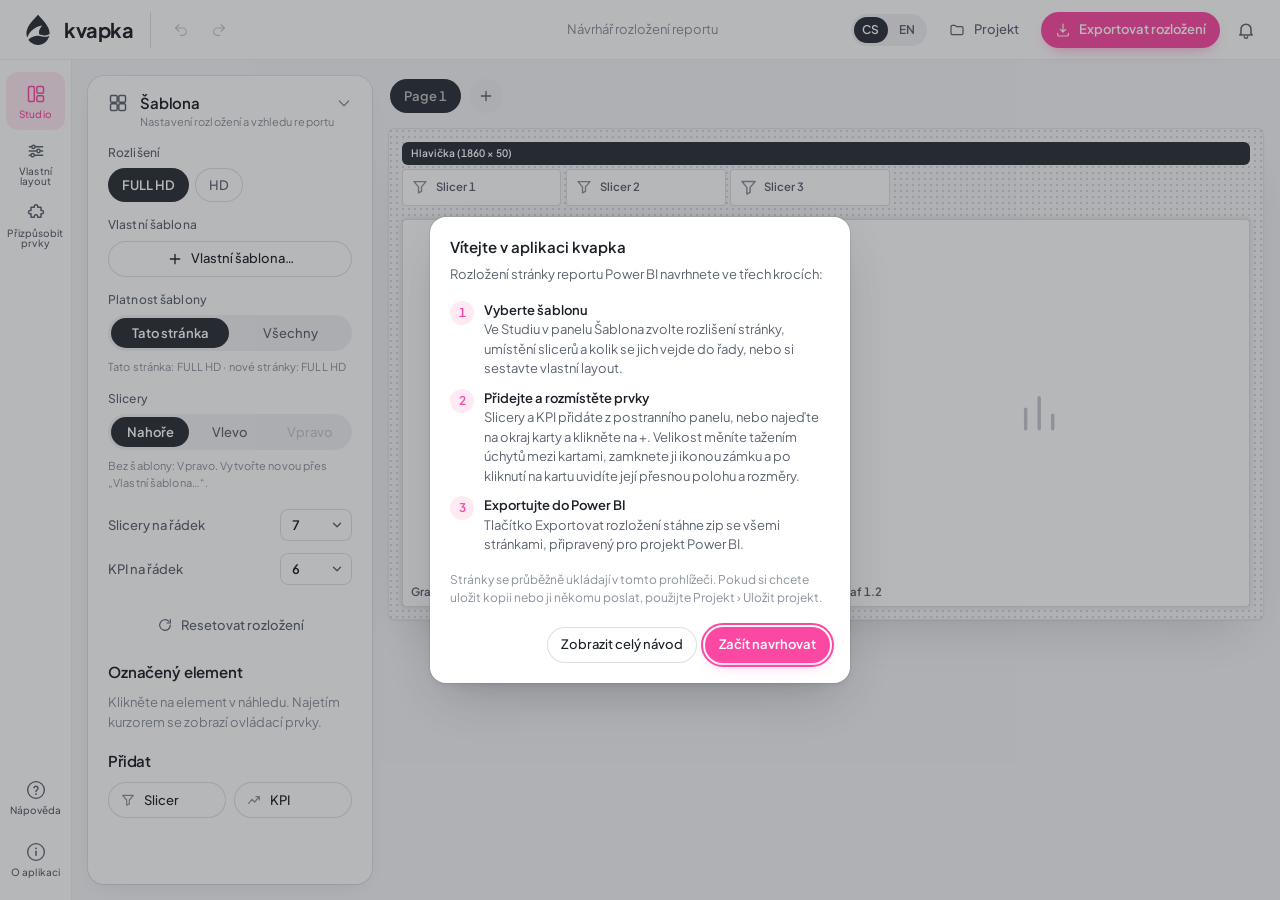
<file: index.html>
<!DOCTYPE html>
<html lang="cs">

<head>
    <meta charset="UTF-8" />
    <meta name="viewport" content="width=device-width, initial-scale=1" />
    <!-- Czech text for crawlers and link previews, which don't run JS.
         i18n.js swaps it for the active language. -->
    <title data-i18n="app.title">kvapka · návrhář rozložení Power BI reportů</title>
    <meta name="description" data-i18n-content="app.description" content="Navrhněte rozložení Power BI reportu přímo v prohlížeči: vyberte šablonu, rozmístěte vizuály a motiv, pak exportujte projekt PBIR pro Power BI Desktop." />
    <meta name="theme-color" content="#2b3038" />

    <!-- SEO: replace https://kvapka.example with the production domain before release.
         Each language has its own URL (?lang=en), listed in the hreflang links.
         No static canonical: one file serves both URLs, so i18n.js adds it from
         the active language's hreflang link and keeps og:url / og:locale in step. -->
    <link rel="alternate" hreflang="cs" href="https://kvapka.example/" />
    <link rel="alternate" hreflang="en" href="https://kvapka.example/?lang=en" />
    <link rel="alternate" hreflang="x-default" href="https://kvapka.example/?lang=en" />

    <meta property="og:type" content="website" />
    <meta property="og:site_name" content="kvapka" />
    <meta property="og:title" data-i18n-content="app.title" content="kvapka · návrhář rozložení Power BI reportů" />
    <meta property="og:description" data-i18n-content="app.description" content="Navrhněte rozložení Power BI reportu přímo v prohlížeči: vyberte šablonu, rozmístěte vizuály a motiv, pak exportujte projekt PBIR pro Power BI Desktop." />
    <meta property="og:url" content="https://kvapka.example/" />
    <meta property="og:image" content="https://kvapka.example/assets/img/og-image.png" />
    <meta property="og:image:width" content="1200" />
    <meta property="og:image:height" content="630" />
    <meta property="og:image:alt" content="kvapka" />
    <meta property="og:locale" content="cs_CZ" />
    <meta property="og:locale:alternate" content="en_US" />
    <meta name="twitter:card" content="summary_large_image" />

    <link rel="icon" type="image/svg+xml" href="assets/img/favicon/favicon.svg" />
    <link rel="icon" type="image/png" sizes="96x96" href="assets/img/favicon/favicon-96x96.png" />
    <link rel="shortcut icon" href="assets/img/favicon/favicon.ico" />
    <link rel="apple-touch-icon" sizes="180x180" href="assets/img/favicon/apple-touch-icon.png" />
    <link rel="manifest" href="assets/img/favicon/site.webmanifest" />

    <link rel="stylesheet" href="assets/fonts/fonts.css" />
    <link rel="stylesheet" href="assets/style.css" />
    <link rel="stylesheet" href="assets/theme-editor.css" />
    <link rel="stylesheet" href="assets/elements.css" />
</head>

<body>
    <!-- Icon sprite. Glyphs used more than once, and all glyphs built in JS, are
         <use href="#i-..."> of these, so no JS file carries SVG and stroke weight
         can't drift. Icons used once (export arrow, rail sections, reset button)
         stay inline. -->
    <svg width="0" height="0" style="position:absolute" aria-hidden="true">
        <defs>
            <symbol id="i-plus" viewBox="0 0 24 24"><path d="M12 5v14M5 12h14" fill="none" stroke="currentColor" stroke-width="2" stroke-linecap="round"/></symbol>
            <symbol id="i-close" viewBox="0 0 24 24"><path d="M6 6l12 12M18 6L6 18" fill="none" stroke="currentColor" stroke-width="2.2" stroke-linecap="round" stroke-linejoin="round"/></symbol>
            <symbol id="i-lock" viewBox="-0.5 0 25 25"><path d="M16.5 9.32001H7.5C6.37366 9.25709 5.26818 9.64244 4.42503 10.3919C3.58188 11.1414 3.06958 12.1941 3 13.32V18.32C3.06958 19.446 3.58188 20.4986 4.42503 21.2481C5.26818 21.9976 6.37366 22.3829 7.5 22.32H16.5C17.6263 22.3829 18.7318 21.9976 19.575 21.2481C20.4181 20.4986 20.9304 19.446 21 18.32V13.32C20.9304 12.1941 20.4181 11.1414 19.575 10.3919C18.7318 9.64244 17.6263 9.25709 16.5 9.32001Z" fill="none" stroke="currentColor" stroke-width="2.2" stroke-linecap="round" stroke-linejoin="round"/><path d="M17 9.32001V7.32001C17 5.99392 16.4732 4.72217 15.5355 3.78448C14.5979 2.8468 13.3261 2.32001 12 2.32001C10.6739 2.32001 9.40214 2.8468 8.46446 3.78448C7.52678 4.72217 7 5.99392 7 7.32001V9.32001" fill="none" stroke="currentColor" stroke-width="2.2" stroke-linecap="round" stroke-linejoin="round"/></symbol>
            <symbol id="i-unlock" viewBox="-0.5 0 25 25"><path d="M16.5 9.32001H7.5C6.37366 9.25709 5.2682 9.64244 4.42505 10.3919C3.5819 11.1414 3.06958 12.1941 3 13.32V18.32C3.06958 19.446 3.5819 20.4986 4.42505 21.2481C5.2682 21.9976 6.37366 22.3829 7.5 22.32H16.5C17.6263 22.3829 18.7318 21.9976 19.575 21.2481C20.4181 20.4986 20.9304 19.446 21 18.32V13.32C20.9304 12.1941 20.4181 11.1414 19.575 10.3919C18.7318 9.64244 17.6263 9.25709 16.5 9.32001Z" fill="none" stroke="currentColor" stroke-width="2.2" stroke-linecap="round" stroke-linejoin="round"/><path d="M17 9.32001V7.32001C17 5.99392 16.4732 4.72217 15.5355 3.78448C14.5978 2.8468 13.3261 2.32001 12 2.32001" fill="none" stroke="currentColor" stroke-width="2.2" stroke-linecap="round" stroke-linejoin="round"/></symbol>
            <symbol id="i-slicer" viewBox="0 0 24 24"><path d="M4 5h16l-6 7v6l-4 2v-8L4 5z" fill="none" stroke="currentColor" stroke-width="1.8" stroke-linejoin="round"/></symbol>
            <symbol id="i-kpi" viewBox="0 0 24 24"><path d="M4 17l5-6 4 4 7-8M15 7h5v5" fill="none" stroke="currentColor" stroke-width="1.8" stroke-linecap="round" stroke-linejoin="round"/></symbol>
            <symbol id="i-chart" viewBox="0 0 24 24"><path d="M5 20V10M12 20V4M19 20v-7" fill="none" stroke="currentColor" stroke-width="1.8" stroke-linecap="round"/></symbol>
            <symbol id="i-copy" viewBox="0 0 24 24"><rect x="9" y="9" width="12" height="12" rx="2" fill="none" stroke="currentColor" stroke-width="1.8"/><path d="M5 15H4a2 2 0 0 1-2-2V4a2 2 0 0 1 2-2h9a2 2 0 0 1 2 2v1" fill="none" stroke="currentColor" stroke-width="1.8" stroke-linecap="round"/></symbol>
            <symbol id="i-check" viewBox="0 0 24 24"><path d="M5 13l4 4L19 7" fill="none" stroke="currentColor" stroke-width="2.4" stroke-linecap="round" stroke-linejoin="round"/></symbol>
            <symbol id="i-info" viewBox="0 0 24 24"><circle cx="12" cy="12" r="10" fill="none" stroke="currentColor" stroke-width="1.6"/><line x1="12" y1="11" x2="12" y2="16" stroke="currentColor" stroke-width="1.8" stroke-linecap="round"/><circle cx="12" cy="7.6" r="1.15" fill="currentColor"/></symbol>
            <symbol id="i-warning" viewBox="0 0 24 24"><path d="M12 9v4m0 4h.01M10.29 3.86 1.82 18a2 2 0 0 0 1.71 3h16.94a2 2 0 0 0 1.71-3L13.71 3.86a2 2 0 0 0-3.42 0Z" fill="none" stroke="currentColor" stroke-width="1.6" stroke-linecap="round" stroke-linejoin="round"/></symbol>
            <symbol id="i-error" viewBox="0 0 24 24"><circle cx="12" cy="12" r="10" fill="none" stroke="currentColor" stroke-width="1.6"/><line x1="8.5" y1="8.5" x2="15.5" y2="15.5" stroke="currentColor" stroke-width="1.8" stroke-linecap="round"/><line x1="15.5" y1="8.5" x2="8.5" y2="15.5" stroke="currentColor" stroke-width="1.8" stroke-linecap="round"/></symbol>
            <symbol id="i-bell" viewBox="0 0 24 24"><path d="M6 16V11a6 6 0 0 1 12 0v5l1.5 2h-15L6 16Z" fill="none" stroke="currentColor" stroke-width="1.8" stroke-linejoin="round"/><path d="M10 20a2 2 0 0 0 4 0" fill="none" stroke="currentColor" stroke-width="1.8" stroke-linecap="round"/></symbol>
            <symbol id="i-chevron" viewBox="0 0 24 24"><path d="M15 5l-7 7 7 7" fill="none" stroke="currentColor" stroke-width="2" stroke-linecap="round" stroke-linejoin="round"/></symbol>
            <symbol id="i-pencil" viewBox="0 0 24 24"><path d="M16.5 3.5a2.12 2.12 0 0 1 3 3L7 19l-4 1 1-4Z" fill="none" stroke="currentColor" stroke-width="1.8" stroke-linecap="round" stroke-linejoin="round"/></symbol>
            <symbol id="i-github" viewBox="0 0 24 24"><path d="M12 .3a12 12 0 0 0-3.8 23.38c.6.12.83-.26.83-.57L9 21.07c-3.34.72-4.04-1.61-4.04-1.61-.55-1.39-1.34-1.76-1.34-1.76-1.08-.74.09-.73.09-.73 1.2.09 1.83 1.24 1.83 1.24 1.08 1.83 2.81 1.3 3.5 1 .1-.78.42-1.31.76-1.61-2.67-.3-5.47-1.33-5.47-5.93 0-1.31.47-2.38 1.24-3.22-.14-.3-.54-1.52.1-3.18 0 0 1-.32 3.3 1.23a11.5 11.5 0 0 1 6 0c2.28-1.55 3.29-1.23 3.29-1.23.64 1.66.24 2.88.12 3.18a4.65 4.65 0 0 1 1.23 3.22c0 4.61-2.8 5.63-5.48 5.92.42.36.81 1.1.81 2.22l-.01 3.29c0 .31.2.69.82.57A12 12 0 0 0 12 .3" fill="currentColor"/></symbol>
        </defs>
    </svg>

    <header class="topbar">
        <!-- Start and actions share the slack equally, so the subtitle sits in the true centre. -->
        <div class="topbar-start">
            <a class="brand" href="./" data-i18n-aria-label="topbar.brand">
                <!-- assets/img/logo.svg, inlined so it takes currentColor. -->
                <svg class="brand-mark" viewBox="0 0 1024 1024" fill="currentColor" aria-hidden="true">
                    <path d="M511.876 76.4281L628.595 202.824C727.646 312.25 839.375 444.481 841.529 600.464C841.661 609.978 841.194 619.449 840.72 628.948C778.332 668.978 720.338 672.967 648.241 657.941C633.756 654.922 619.458 650.858 605.072 647.424C587.693 643.107 570.092 639.738 552.347 637.333C544.53 619.653 540.224 600.622 539.667 581.299C537.648 508.99 584.908 432.698 633.043 382.1C607.157 384.176 585.816 388.451 560.846 395.052C532.372 403.031 504.645 413.464 477.975 426.235C350.708 487.171 252.299 590.465 205.218 724.19C191.809 688.992 184.187 651.856 182.648 614.222C181.603 588.939 184.353 562.52 189.284 537.742C213.237 417.379 295.027 316.731 374.136 226.821C419.507 176.196 465.423 126.062 511.876 76.4281Z"/>
                    <path d="M832.964 673.952L833.482 674.735C832.419 682.459 827.763 698.414 825.33 706.014C811.614 750.057 788.762 790.711 758.265 825.321C701.36 890.696 620.905 930.907 534.46 937.178C463.203 942.356 392.26 923.564 332.911 883.79C317.276 873.34 306.923 864.808 292.928 852.628C269.319 830.36 256.958 815.681 238.133 789.429C254.1 774.402 266.824 762.9 284.393 749.589C362.806 690.18 454.925 662.39 552.741 679.733C579.524 684.481 602.037 691.042 628.47 697.107C702.569 714.111 766.192 712.563 832.964 673.952Z"/>
                </svg>
                <span class="brand-name" data-i18n="topbar.brand"></span>
            </a>

            <!-- Undo / redo for the current page (also Ctrl+Z, Ctrl+Y / Ctrl+Shift+Z).
                 Enabled by state/history.js. -->
            <div class="history-buttons" role="group" data-i18n-aria-label="history.group">
                <button type="button" id="undo-btn" class="btn btn-ghost history-btn" data-i18n-aria-label="history.undo" data-i18n-title="history.undo" disabled>
                    <svg viewBox="0 0 24 24" fill="none" aria-hidden="true"><path d="M9 14 4 9l5-5" stroke="currentColor" stroke-width="1.8" stroke-linecap="round" stroke-linejoin="round"/><path d="M4 9h10.5a5.5 5.5 0 0 1 0 11H11" stroke="currentColor" stroke-width="1.8" stroke-linecap="round" stroke-linejoin="round"/></svg>
                </button>
                <button type="button" id="redo-btn" class="btn btn-ghost history-btn" data-i18n-aria-label="history.redo" data-i18n-title="history.redo" disabled>
                    <svg viewBox="0 0 24 24" fill="none" aria-hidden="true"><path d="m15 14 5-5-5-5" stroke="currentColor" stroke-width="1.8" stroke-linecap="round" stroke-linejoin="round"/><path d="M20 9H9.5a5.5 5.5 0 0 0 0 11H13" stroke="currentColor" stroke-width="1.8" stroke-linecap="round" stroke-linejoin="round"/></svg>
                </button>
            </div>
        </div>

        <span class="topbar-subtitle" data-i18n="topbar.subtitle" data-i18n-stable></span>

        <div class="topbar-actions">
            <!-- Language codes are the same in every language. The group's name comes
                 from the locale file. Wired in app.js. -->
            <div class="segmented lang-switch" role="group" data-i18n-aria-label="topbar.language">
                <button type="button" class="template-option" data-locale="cs" lang="cs">CS</button>
                <button type="button" class="template-option" data-locale="en" lang="en">EN</button>
            </div>

            <!-- New project, or save / open pages as a .kvapka.json file.
                 The menu is positioned against .project-wrap, like the bell's panel.
                 Wired in ui/projectMenu.js. -->
            <div class="project-wrap">
                <button type="button" id="project-menu-btn" class="btn btn-ghost project-menu-btn" data-i18n-aria-label="project.menu" aria-haspopup="menu" aria-expanded="false" aria-controls="project-menu">
                    <svg viewBox="0 0 24 24" fill="none" aria-hidden="true"><path d="M3 7a2 2 0 0 1 2-2h4l2 2h8a2 2 0 0 1 2 2v8a2 2 0 0 1-2 2H5a2 2 0 0 1-2-2V7Z" stroke="currentColor" stroke-width="1.8" stroke-linejoin="round"/></svg>
                    <span data-i18n="project.menu" data-i18n-stable></span>
                </button>
                <div id="project-menu" class="project-menu" role="menu" data-i18n-aria-label="project.menu">
                    <button type="button" id="project-new" class="project-menu-item" role="menuitem">
                        <svg viewBox="0 0 24 24" fill="none" aria-hidden="true"><path d="M14 3H7a2 2 0 0 0-2 2v14a2 2 0 0 0 2 2h10a2 2 0 0 0 2-2V8l-5-5Z" stroke="currentColor" stroke-width="1.8" stroke-linejoin="round"/><path d="M14 3v5h5M12 11v6m-3-3h6" stroke="currentColor" stroke-width="1.8" stroke-linecap="round" stroke-linejoin="round"/></svg>
                        <span data-i18n="project.new"></span>
                    </button>
                    <button type="button" id="project-save" class="project-menu-item" role="menuitem">
                        <svg viewBox="0 0 24 24" fill="none" aria-hidden="true"><path d="M5 3h11l4 4v12a2 2 0 0 1-2 2H6a2 2 0 0 1-2-2V5a1 1 0 0 1 1-2Z" stroke="currentColor" stroke-width="1.8" stroke-linejoin="round"/><path d="M8 3v5h7V3M8 21v-6h8v6" stroke="currentColor" stroke-width="1.8" stroke-linejoin="round"/></svg>
                        <span data-i18n="project.save"></span>
                    </button>
                    <button type="button" id="project-open" class="project-menu-item" role="menuitem">
                        <svg viewBox="0 0 24 24" fill="none" aria-hidden="true"><path d="M12 15V3m0 0-4 4m4-4 4 4M4 17v2a2 2 0 0 0 2 2h12a2 2 0 0 0 2-2v-2" stroke="currentColor" stroke-width="1.8" stroke-linecap="round" stroke-linejoin="round"/></svg>
                        <span data-i18n="project.open"></span>
                    </button>
                </div>
                <input type="file" id="project-file" accept=".json,application/json" hidden tabindex="-1" />
            </div>

            <button id="export-layout" class="btn btn-primary">
                <svg xmlns="http://www.w3.org/2000/svg" viewBox="0 0 24 24" fill="none" aria-hidden="true"><path d="M12 3v12m0 0-4-4m4 4 4-4M4 17v2a2 2 0 0 0 2 2h12a2 2 0 0 0 2-2v-2" stroke="currentColor" stroke-width="1.8" stroke-linecap="round" stroke-linejoin="round"/></svg>
                <span data-i18n="topbar.export" data-i18n-stable></span>
            </button>

            <!-- Panel and toasts are positioned against .bell-wrap, so they follow the bell
                 at any bar height. A hard-coded --topbar offset breaks when the bar wraps. -->
            <div class="bell-wrap">
                <button id="notification-bell" class="icon-circle notification-bell" data-i18n-aria-label="topbar.notifications" type="button">
                    <svg aria-hidden="true"><use href="#i-bell"/></svg>
                    <span class="notification-badge" aria-hidden="true"></span>
                </button>

                <div id="notification-panel" class="notification-panel">
                    <div class="notification-panel-header">
                        <h3 data-i18n="notifications.title"></h3>
                    </div>
                    <div id="notification-list" class="notification-list"></div>
                </div>

                <div id="toast-container" class="toast-container" aria-live="polite" aria-atomic="false"></div>
            </div>
        </div>
    </header>

    <div class="app">
        <nav class="rail" data-i18n-aria-label="rail.label">
            <button type="button" class="rail-btn" data-section="studio">
                <svg viewBox="0 0 24 24" fill="none" aria-hidden="true"><rect x="3" y="3" width="7" height="18" rx="1.5" stroke="currentColor" stroke-width="1.8"/><rect x="13" y="3" width="8" height="8" rx="1.5" stroke="currentColor" stroke-width="1.8"/><rect x="13" y="14" width="8" height="7" rx="1.5" stroke="currentColor" stroke-width="1.8"/></svg>
                <span data-i18n="rail.studio"></span>
            </button>
            <button type="button" class="rail-btn" data-section="layout">
                <svg viewBox="0 0 24 24" fill="none" aria-hidden="true"><path d="M4 7h16M4 12h16M4 17h16" stroke="currentColor" stroke-width="1.8" stroke-linecap="round"/><circle cx="9" cy="7" r="2" fill="#fff" stroke="currentColor" stroke-width="1.8"/><circle cx="15" cy="12" r="2" fill="#fff" stroke="currentColor" stroke-width="1.8"/><circle cx="8" cy="17" r="2" fill="#fff" stroke="currentColor" stroke-width="1.8"/></svg>
                <span data-i18n="rail.layout"></span>
            </button>
            <button type="button" class="rail-btn" data-section="prvky">
                <svg viewBox="0 0 24 24" fill="none" aria-hidden="true"><path d="M10 4a2 2 0 1 1 4 0v1h4v4h1a2 2 0 1 1 0 4h-1v4h-4v-1a2 2 0 1 0-4 0v1H6v-4H5a2 2 0 1 1 0-4h1V5h4V4z" stroke="currentColor" stroke-width="1.8" stroke-linejoin="round"/></svg>
                <span data-i18n="rail.elements"></span>
            </button>
            <!-- Help and About open modals (ui/help.js, ui/about.js), not sections.
                 So they have no data-section and the rail never lights them. -->
            <button type="button" id="help-btn" class="rail-btn rail-btn--help" aria-haspopup="dialog" data-i18n-title="help.button">
                <svg viewBox="0 0 24 24" fill="none" aria-hidden="true"><circle cx="12" cy="12" r="10" stroke="currentColor" stroke-width="1.6"/><path d="M9.6 9.2a2.5 2.5 0 0 1 4.85.85c0 1.7-2.45 2.2-2.45 3.7" stroke="currentColor" stroke-width="1.8" stroke-linecap="round" stroke-linejoin="round"/><circle cx="12" cy="16.9" r="1.15" fill="currentColor"/></svg>
                <span data-i18n="rail.help"></span>
            </button>
            <button type="button" id="about-btn" class="rail-btn rail-btn--about" aria-haspopup="dialog">
                <svg aria-hidden="true"><use href="#i-info"/></svg>
                <span data-i18n="rail.about"></span>
            </button>
        </nav>

        <aside class="sidebar m-reveal">
            <div class="sidebar-panels">
                <!-- Folds to its head once the canvas is set up, so the everyday panels sit
                     higher (ui/templatePanel.js). -->
                <section class="panel panel-template">
                    <!-- Accordion pattern: the heading holds the toggle, so the panel stays a
                         landmark for screen readers. -->
                    <h2 class="panel-head-title">
                        <button type="button" class="panel-head" id="template-toggle" aria-expanded="true" aria-controls="template-body">
                            <svg viewBox="0 0 24 24" fill="none" aria-hidden="true"><rect x="3" y="3" width="8" height="8" rx="1.5" stroke="currentColor" stroke-width="1.8"/><rect x="13" y="3" width="8" height="8" rx="1.5" stroke="currentColor" stroke-width="1.8"/><rect x="3" y="13" width="8" height="8" rx="1.5" stroke="currentColor" stroke-width="1.8"/><rect x="13" y="13" width="8" height="8" rx="1.5" stroke="currentColor" stroke-width="1.8"/></svg>
                            <span class="panel-head-name" data-i18n="template.title"></span>
                            <svg class="panel-head-chevron" aria-hidden="true"><use href="#i-chevron"/></svg>
                        </button>
                    </h2>

                    <!-- Two layers in one place: the controls, and a spec sheet of their values
                         that stands in when the panel is folded (filled by ui/templatePanel.js).
                         One fades out over the other while the fold's height eases. -->
                    <div class="template-fold">
                        <div class="fold-layer is-out" id="template-summary">
                            <dl class="spec-sheet">
                                <div class="spec-row">
                                    <dt data-i18n="template.summary.resolution"></dt>
                                    <dd><span id="sum-res"></span> <span class="spec-muted" id="sum-size"></span></dd>
                                </div>
                                <div class="spec-row">
                                    <dt data-i18n="template.summary.scope"></dt>
                                    <dd id="sum-scope"></dd>
                                </div>
                                <div class="spec-row">
                                    <dt data-i18n="template.summary.slicers"></dt>
                                    <dd><span class="spec-glyph" id="sum-placement-glyph" aria-hidden="true"></span><span id="sum-placement"></span></dd>
                                </div>
                                <div class="spec-row">
                                    <dt data-i18n="template.summary.kpi"></dt>
                                    <dd id="sum-kpi"></dd>
                                </div>
                            </dl>
                        </div>

                        <div class="fold-layer is-in" id="template-body">
                            <p class="panel-sub" data-i18n="template.intro"></p>

                            <div class="panel-field">
                                <h3 class="field-label" id="label-resolution" data-i18n="template.resolution"></h3>
                                <!-- Chips are built by ui/themePicker.js: the two built-in presets, then
                                     every saved custom theme. -->
                                <div class="theme-selector" id="theme-selector" role="group" aria-labelledby="label-resolution"></div>
                            </div>

                            <div class="panel-field">
                                <h3 class="field-label" data-i18n="template.custom"></h3>
                                <button type="button" class="btn btn-secondary full-btn" id="new-theme">
                                    <svg aria-hidden="true"><use href="#i-plus"/></svg>
                                    <span data-i18n="template.customButton"></span>
                                </button>
                            </div>

                            <div class="panel-field">
                                <h3 class="field-label" id="label-theme-scope" data-i18n="template.scope"></h3>
                                <div class="template-selector segmented" role="group" aria-labelledby="label-theme-scope">
                                    <button type="button" class="template-option theme-scope-option active" data-scope="page" data-i18n="template.scopePage"></button>
                                    <button type="button" class="template-option theme-scope-option" data-scope="global" data-i18n="template.scopeAll"></button>
                                </div>
                                <p class="field-note m-reveal" id="theme-scope-note"></p>
                            </div>

                            <div class="panel-field">
                                <h3 class="field-label" id="label-slicer-placement" data-i18n="template.slicers"></h3>
                                <!-- Each option is a whole layout, not a view of one. Picking it switches to
                                     a template built for that shape (ui/themePicker.js). An option with no
                                     template is disabled. -->
                                <div class="template-selector segmented segmented--3" role="group" aria-labelledby="label-slicer-placement">
                                    <button type="button" class="template-option active" data-placement="horizontal" data-i18n="placement.horizontal"></button>
                                    <button type="button" class="template-option" data-placement="vertical-left" data-i18n="placement.verticalLeft"></button>
                                    <button type="button" class="template-option" data-placement="vertical-right" data-i18n="placement.verticalRight"></button>
                                </div>
                                <p class="field-note m-reveal" id="placement-note"></p>
                            </div>

                            <div class="panel-section panel-rows">
                                <!-- Hidden in vertical mode: a single slicer column has no per-row limit. -->
                                <div class="collapsible expanded" id="slicers-per-row-field">
                                    <div class="collapsible-inner">
                                        <div class="panel-row">
                                            <label for="slicers-per-row" data-i18n="template.slicersPerRow"></label>
                                            <!-- Options come from the active theme's per-row min/max (themePicker.js). -->
                                            <select id="slicers-per-row"></select>
                                        </div>
                                    </div>
                                </div>

                                <div class="panel-row">
                                    <label for="kpis-per-row" data-i18n="template.kpisPerRow"></label>
                                    <select id="kpis-per-row"></select>
                                </div>
                            </div>

                            <button id="reset-layout" class="btn btn-ghost full-btn">
                                <svg xmlns="http://www.w3.org/2000/svg" viewBox="0 0 24 24" fill="none" aria-hidden="true"><path d="M20 12a8 8 0 1 1-2.5-5.8M20 4v5h-5" stroke="currentColor" stroke-width="1.8" stroke-linecap="round" stroke-linejoin="round"/></svg>
                                <span data-i18n="template.reset"></span>
                            </button>
                        </div>
                    </div>
                </section>

                <section class="panel">
                    <h2 data-i18n="selection.title"></h2>
                    <div id="no-selection" class="collapsible expanded">
                        <div class="collapsible-inner"><p class="empty-hint" data-i18n="selection.empty"></p></div>
                    </div>

                    <div id="selection-details" class="collapsible">
                        <div class="collapsible-inner">
                            <div class="sel-row"><strong data-i18n="selection.type"></strong> <span id="sel-type" class="sel-value"></span></div>
                            <div class="sel-row"><strong data-i18n="selection.index"></strong> <span id="sel-index" class="sel-value"></span></div>
                            <div class="sel-row" id="sel-row-height">
                                <strong data-i18n="selection.height"></strong>
                                <span class="editable-value" id="edit-height-wrapper" tabindex="0" data-i18n-title="selection.editHint">
                                    <span id="sel-height"></span><span class="unit">px</span>
                                </span>
                                <input id="input-height" type="number" class="inline-edit-input m-reveal hidden" />
                                <button class="icon-swap copy-btn edit-pencil-btn push-right" type="button" id="edit-height-pencil" data-i18n-title="selection.editValue" data-i18n-aria-label="selection.editHeight"><svg aria-hidden="true"><use href="#i-pencil"/></svg></button>
                                <button class="icon-swap copy-btn" type="button" data-copy-target="sel-height" data-i18n-title="selection.copyValue" data-i18n-aria-label="selection.copyHeight"><svg aria-hidden="true"><use href="#i-copy"/></svg></button>
                            </div>
                            <div class="sel-row" id="sel-row-width">
                                <strong data-i18n="selection.width"></strong>
                                <span class="editable-value" id="edit-width-wrapper" tabindex="0" data-i18n-title="selection.editHint">
                                    <span id="sel-width"></span><span class="unit">px</span>
                                </span>
                                <input id="input-width" type="number" class="inline-edit-input m-reveal hidden" />
                                <button class="icon-swap copy-btn edit-pencil-btn push-right" type="button" id="edit-width-pencil" data-i18n-title="selection.editValue" data-i18n-aria-label="selection.editWidth"><svg aria-hidden="true"><use href="#i-pencil"/></svg></button>
                                <button class="icon-swap copy-btn" type="button" data-copy-target="sel-width" data-i18n-title="selection.copyValue" data-i18n-aria-label="selection.copyWidth"><svg aria-hidden="true"><use href="#i-copy"/></svg></button>
                            </div>
                            <div class="sel-row"><strong data-i18n="selection.x"></strong> <span class="editable-value"><span id="sel-x"></span><span class="unit">px</span></span>
                                <button class="icon-swap copy-btn push-right" type="button" data-copy-target="sel-x" data-i18n-title="selection.copyValue" data-i18n-aria-label="selection.copyX"><svg aria-hidden="true"><use href="#i-copy"/></svg></button>
                            </div>
                            <div class="sel-row"><strong data-i18n="selection.y"></strong> <span class="editable-value"><span id="sel-y"></span><span class="unit">px</span></span>
                                <button class="icon-swap copy-btn push-right" type="button" data-copy-target="sel-y" data-i18n-title="selection.copyValue" data-i18n-aria-label="selection.copyY"><svg aria-hidden="true"><use href="#i-copy"/></svg></button>
                            </div>

                            <button id="apply-selection" class="btn btn-primary full-btn m-reveal hidden" disabled data-i18n="selection.apply"></button>
                        </div>
                    </div>
                </section>

                <section class="panel add-elements">
                    <h2 data-i18n="add.title"></h2>
                    <div class="button-group">
                        <button id="add-slicer" class="btn btn-secondary full-btn"><svg aria-hidden="true"><use href="#i-slicer"/></svg><span data-i18n="add.slicer"></span></button>
                        <button id="add-kpi" class="btn btn-secondary full-btn"><svg aria-hidden="true"><use href="#i-kpi"/></svg><span data-i18n="add.kpi"></span></button>
                        <button id="add-chart-split" class="btn btn-secondary full-btn m-reveal hidden"><svg aria-hidden="true"><use href="#i-chart"/></svg><span data-i18n="add.chart"></span></button>
                    </div>
                    <!-- One button per KPI band beyond the first (see syncKpiBandControls in
                         app.js). Empty when the theme has only the header band. -->
                    <div id="add-kpi-bands"></div>
                </section>
            </div>
        </aside>

        <main class="main m-reveal">
            <!-- Page tabs sit in a fixed row above the sheet. The sheet hangs from the top
                 of the canvas area, so switching to a page on another template resizes the
                 sheet but never moves the tab just clicked. In the stacked layout,
                 ui/tabs.js moves the strip into the top bar. Tabs scroll inside
                 .tab-viewport; the arrows and + stay pinned outside it. -->
            <div class="tab-strip">
                <button type="button" class="icon-circle tab-scroll" data-dir="prev" data-i18n-aria-label="tabs.prev" hidden>
                    <svg aria-hidden="true"><use href="#i-chevron"/></svg>
                </button>
                <div class="tab-viewport">
                    <div id="tab-bar" class="tab-bar" role="tablist" data-i18n-aria-label="tabs.list"></div>
                </div>
                <button type="button" class="icon-circle tab-scroll tab-scroll--next" data-dir="next" data-i18n-aria-label="tabs.next" hidden>
                    <svg aria-hidden="true"><use href="#i-chevron"/></svg>
                </button>
                <button type="button" id="tab-add" class="icon-circle tab-add" data-i18n-title="tabs.add" data-i18n-aria-label="tabs.add">
                    <svg aria-hidden="true"><use href="#i-plus"/></svg>
                </button>
            </div>
            <div id="canvas-wrapper">
                <div id="canvas"></div>
            </div>
        </main>

        <!-- The rail's "Customize Elements" section (ui/rail.js), built by
             elements/elementsSection.js the first time it is shown. -->
        <section id="section-prvky" class="elements m-reveal" data-i18n-aria-label="elements.title"></section>
    </div>


    <script type="module" src="assets/js/app.js"></script>
</body>

</html>
</file>
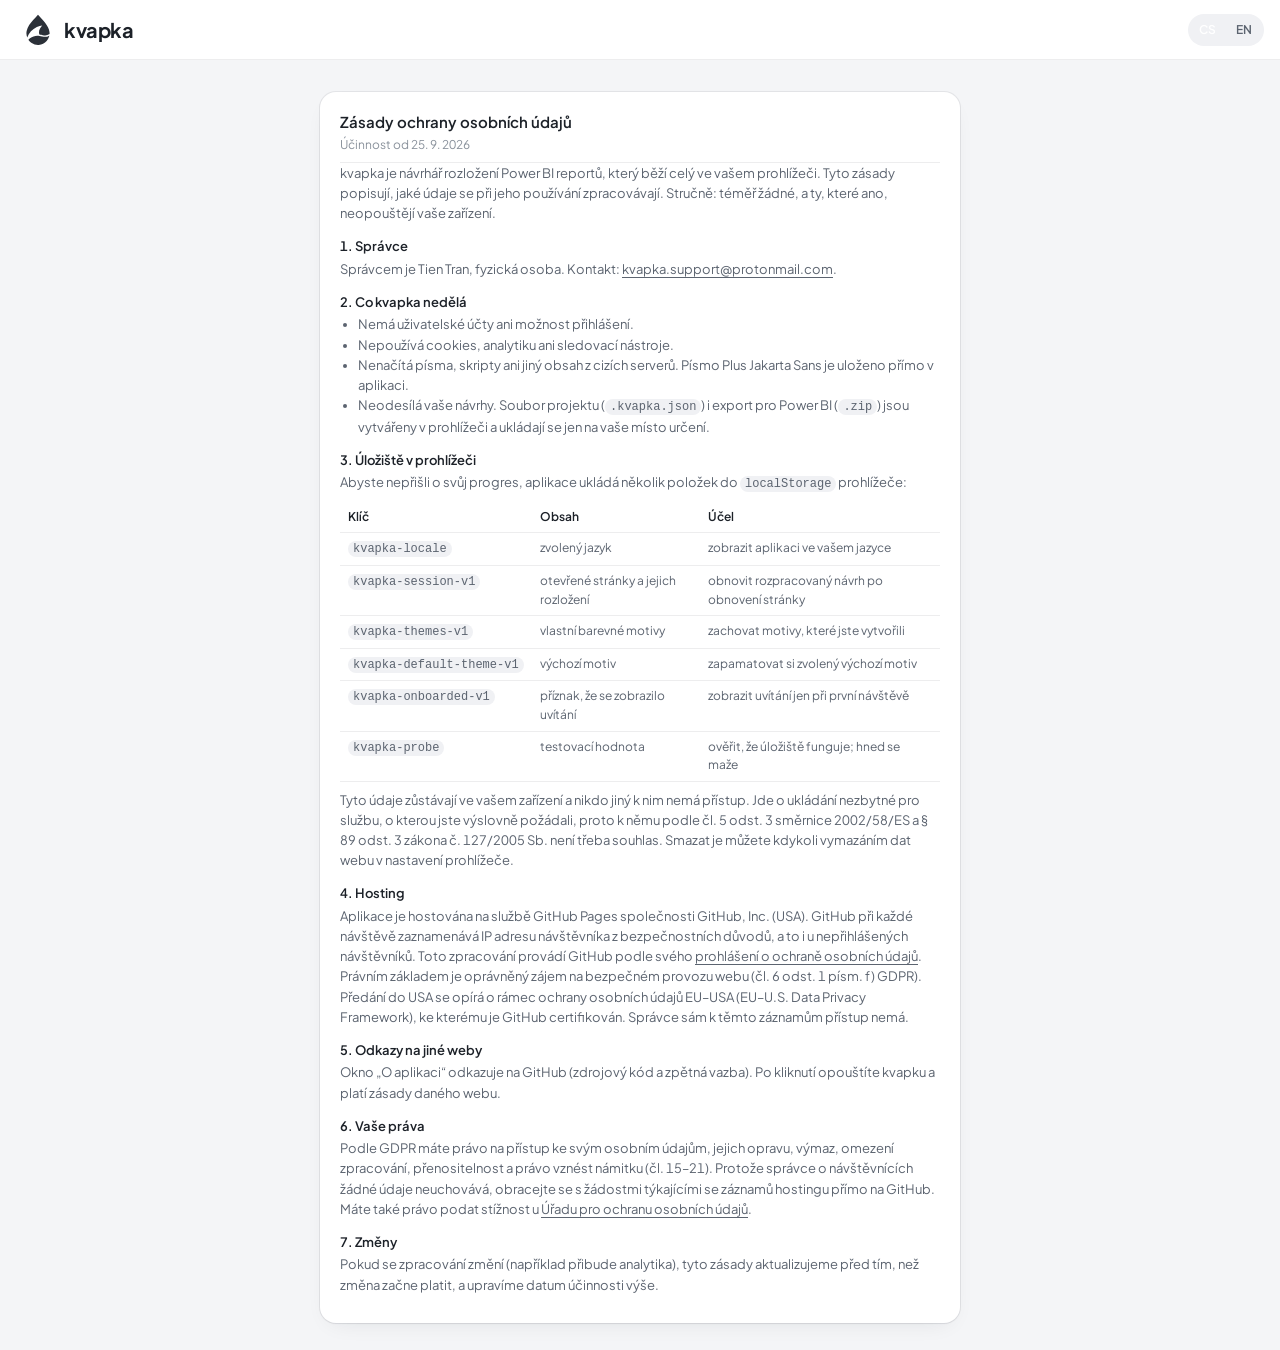
<file: privacy.html>
<!DOCTYPE html>
<html lang="cs" class="legal-page">

<head>
    <meta charset="UTF-8" />
    <meta name="viewport" content="width=device-width, initial-scale=1" />
    <title>Zásady ochrany osobních údajů / Privacy policy · kvapka</title>
    <meta name="theme-color" content="#2b3038" />
    <link rel="icon" type="image/svg+xml" href="assets/img/favicon/favicon.svg" />
    <link rel="icon" type="image/png" sizes="96x96" href="assets/img/favicon/favicon-96x96.png" />
    <link rel="shortcut icon" href="assets/img/favicon/favicon.ico" />
    <link rel="stylesheet" href="assets/fonts/fonts.css" />
    <link rel="stylesheet" href="assets/style.css" />
</head>

<body>
    <header class="topbar">
        <a class="brand" href="./">
            <svg class="brand-mark" viewBox="0 0 1024 1024" fill="currentColor" aria-hidden="true">
                <path d="M511.876 76.4281L628.595 202.824C727.646 312.25 839.375 444.481 841.529 600.464C841.661 609.978 841.194 619.449 840.72 628.948C778.332 668.978 720.338 672.967 648.241 657.941C633.756 654.922 619.458 650.858 605.072 647.424C587.693 643.107 570.092 639.738 552.347 637.333C544.53 619.653 540.224 600.622 539.667 581.299C537.648 508.99 584.908 432.698 633.043 382.1C607.157 384.176 585.816 388.451 560.846 395.052C532.372 403.031 504.645 413.464 477.975 426.235C350.708 487.171 252.299 590.465 205.218 724.19C191.809 688.992 184.187 651.856 182.648 614.222C181.603 588.939 184.353 562.52 189.284 537.742C213.237 417.379 295.027 316.731 374.136 226.821C419.507 176.196 465.423 126.062 511.876 76.4281Z"/>
                <path d="M832.964 673.952L833.482 674.735C832.419 682.459 827.763 698.414 825.33 706.014C811.614 750.057 788.762 790.711 758.265 825.321C701.36 890.696 620.905 930.907 534.46 937.178C463.203 942.356 392.26 923.564 332.911 883.79C317.276 873.34 306.923 864.808 292.928 852.628C269.319 830.36 256.958 815.681 238.133 789.429C254.1 774.402 266.824 762.9 284.393 749.589C362.806 690.18 454.925 662.39 552.741 679.733C579.524 684.481 602.037 691.042 628.47 697.107C702.569 714.111 766.192 712.563 832.964 673.952Z"/>
            </svg>
            <span class="brand-name">kvapka</span>
        </a>
        <div class="topbar-actions">
            <div class="segmented lang-switch" role="group" aria-label="Jazyk / Language">
                <a class="template-option" href="#cs" lang="cs">CS</a><a class="template-option" href="#en" lang="en">EN</a>
            </div>
        </div>
    </header>

    <main>

        <article id="cs" lang="cs">
            <h1>Zásady ochrany osobních údajů</h1>
            <p class="legal-meta">Účinnost od 25. 9. 2026</p>

            <div class="legal-doc">
            <p>kvapka je návrhář rozložení Power BI reportů, který běží celý ve vašem prohlížeči. Tyto zásady popisují, jaké údaje se při jeho používání zpracovávají. Stručně: téměř žádné, a ty, které ano, neopouštějí vaše zařízení.</p>

            <h2>1. Správce</h2>
            <p>Správcem je Tien Tran, fyzická osoba. Kontakt: <a href="mailto:kvapka.support@protonmail.com">kvapka.support@protonmail.com</a>.</p>

            <h2>2. Co kvapka nedělá</h2>
            <ul>
                <li>Nemá uživatelské účty ani možnost přihlášení.</li>
                <li>Nepoužívá cookies, analytiku ani sledovací nástroje.</li>
                <li>Nenačítá písma, skripty ani jiný obsah z cizích serverů. Písmo Plus Jakarta Sans je uloženo přímo v aplikaci.</li>
                <li>Neodesílá vaše návrhy. Soubor projektu (<code>.kvapka.json</code>) i export pro Power BI (<code>.zip</code>) jsou vytvářeny v prohlížeči a ukládají se jen na vaše místo určení.</li>
            </ul>

            <h2>3. Úložiště v prohlížeči</h2>
            <p>Abyste nepřišli o svůj progres, aplikace ukládá několik položek do <code>localStorage</code> prohlížeče:</p>
            <div class="legal-table">
                <table>
                    <thead>
                        <tr><th>Klíč</th><th>Obsah</th><th>Účel</th></tr>
                    </thead>
                    <tbody>
                        <tr><td><code>kvapka-locale</code></td><td>zvolený jazyk</td><td>zobrazit aplikaci ve vašem jazyce</td></tr>
                        <tr><td><code>kvapka-session-v1</code></td><td>otevřené stránky a jejich rozložení</td><td>obnovit rozpracovaný návrh po obnovení stránky</td></tr>
                        <tr><td><code>kvapka-themes-v1</code></td><td>vlastní barevné motivy</td><td>zachovat motivy, které jste vytvořili</td></tr>
                        <tr><td><code>kvapka-default-theme-v1</code></td><td>výchozí motiv</td><td>zapamatovat si zvolený výchozí motiv</td></tr>
                        <tr><td><code>kvapka-onboarded-v1</code></td><td>příznak, že se zobrazilo uvítání</td><td>zobrazit uvítání jen při první návštěvě</td></tr>
                        <tr><td><code>kvapka-probe</code></td><td>testovací hodnota</td><td>ověřit, že úložiště funguje; hned se maže</td></tr>
                    </tbody>
                </table>
            </div>
            <p>Tyto údaje zůstávají ve vašem zařízení a nikdo jiný k nim nemá přístup. Jde o ukládání nezbytné pro službu, o kterou jste výslovně požádali, proto k němu podle čl. 5 odst. 3 směrnice 2002/58/ES a § 89 odst. 3 zákona č. 127/2005 Sb. není třeba souhlas. Smazat je můžete kdykoli vymazáním dat webu v nastavení prohlížeče.</p>

            <h2>4. Hosting</h2>
            <p>Aplikace je hostována na službě GitHub Pages společnosti GitHub, Inc. (USA). GitHub při každé návštěvě zaznamenává IP adresu návštěvníka z bezpečnostních důvodů, a to i u nepřihlášených návštěvníků. Toto zpracování provádí GitHub podle svého <a href="https://docs.github.com/en/site-policy/privacy-policies/github-general-privacy-statement" rel="noopener">prohlášení o ochraně osobních údajů</a>. Právním základem je oprávněný zájem na bezpečném provozu webu (čl. 6 odst. 1 písm. f) GDPR). Předání do USA se opírá o rámec ochrany osobních údajů EU–USA (EU–U.S. Data Privacy Framework), ke kterému je GitHub certifikován. Správce sám k těmto záznamům přístup nemá.</p>

            <h2>5. Odkazy na jiné weby</h2>
            <p>Okno „O aplikaci“ odkazuje na GitHub (zdrojový kód a zpětná vazba). Po kliknutí opouštíte kvapku a platí zásady daného webu.</p>

            <h2>6. Vaše práva</h2>
            <p>Podle GDPR máte právo na přístup ke svým osobním údajům, jejich opravu, výmaz, omezení zpracování, přenositelnost a právo vznést námitku (čl. 15–21). Protože správce o návštěvnících žádné údaje neuchovává, obracejte se s žádostmi týkajícími se záznamů hostingu přímo na GitHub. Máte také právo podat stížnost u <a href="https://uoou.gov.cz" rel="noopener">Úřadu pro ochranu osobních údajů</a>.</p>

            <h2>7. Změny</h2>
            <p>Pokud se zpracování změní (například přibude analytika), tyto zásady aktualizujeme před tím, než změna začne platit, a upravíme datum účinnosti výše.</p>
            </div>
        </article>

        <article id="en" lang="en">
            <h1>Privacy policy</h1>
            <p class="legal-meta">Effective 25 September 2026</p>

            <div class="legal-doc">
            <p>kvapka is a Power BI report layout designer that runs entirely in your browser. This policy describes what data is processed when you use it. In short: almost none, and what there is stays on your device.</p>

            <h2>1. Controller</h2>
            <p>The controller is Tien Tran, a private individual. Contact: <a href="mailto:kvapka.support@protonmail.com">kvapka.support@protonmail.com</a>.</p>

            <h2>2. What kvapka does not do</h2>
            <ul>
                <li>No user accounts or sign-in.</li>
                <li>No cookies, analytics or tracking.</li>
                <li>No fonts, scripts or other content from third-party servers. The Plus Jakarta Sans font is hosted with the app.</li>
                <li>Your designs are never sent anywhere. Project files (<code>.kvapka.json</code>) and Power BI exports (<code>.zip</code>) are created in the browser and saved only where you save them.</li>
            </ul>

            <h2>3. Browser storage</h2>
            <p>So that your work and settings survive a page reload, kvapka keeps a few entries in your browser's <code>localStorage</code>:</p>
            <div class="legal-table">
                <table>
                    <thead>
                        <tr><th>Key</th><th>Contents</th><th>Purpose</th></tr>
                    </thead>
                    <tbody>
                        <tr><td><code>kvapka-locale</code></td><td>chosen language</td><td>show the app in your language</td></tr>
                        <tr><td><code>kvapka-session-v1</code></td><td>open pages and their layouts</td><td>restore your work after a reload</td></tr>
                        <tr><td><code>kvapka-themes-v1</code></td><td>custom colour themes</td><td>keep the themes you created</td></tr>
                        <tr><td><code>kvapka-default-theme-v1</code></td><td>default theme</td><td>remember your chosen default theme</td></tr>
                        <tr><td><code>kvapka-onboarded-v1</code></td><td>flag that the welcome was shown</td><td>show the welcome only on your first visit</td></tr>
                        <tr><td><code>kvapka-probe</code></td><td>test value</td><td>check that storage works; removed immediately</td></tr>
                    </tbody>
                </table>
            </div>
            <p>This data stays on your device and nobody else can access it. The storage is strictly necessary for a service you explicitly asked for, so under Art. 5(3) of Directive 2002/58/EC (in Czech law, § 89(3) of Act No. 127/2005 Coll.) it needs no consent. You can delete it at any time by clearing the site's data in your browser settings.</p>

            <h2>4. Hosting</h2>
            <p>The app is hosted on GitHub Pages by GitHub, Inc. (USA). On every visit GitHub logs the visitor's IP address for security purposes, whether or not the visitor is signed in to GitHub. GitHub processes this under its own <a href="https://docs.github.com/en/site-policy/privacy-policies/github-general-privacy-statement" rel="noopener">privacy statement</a>. The legal basis is the legitimate interest in operating the site securely (Art. 6(1)(f) GDPR). The transfer to the US relies on the EU–U.S. Data Privacy Framework, under which GitHub is certified. The controller has no access to these logs.</p>

            <h2>5. Links to other sites</h2>
            <p>The About dialog links to GitHub (source code and feedback). Following it takes you out of kvapka, and that site's policies apply.</p>

            <h2>6. Your rights</h2>
            <p>Under the GDPR you have the right to access, rectify and erase your personal data, to restrict its processing, to data portability and to object (Arts. 15–21). The controller keeps no data about visitors, so send requests about hosting logs to GitHub directly. You also have the right to lodge a complaint with a supervisory authority, in the Czech Republic the <a href="https://uoou.gov.cz" rel="noopener">Office for Personal Data Protection (ÚOOU)</a>.</p>

            <h2>7. Changes</h2>
            <p>If the processing changes (for example, if analytics are added), this policy will be updated before the change takes effect, with a new effective date above.</p>
            </div>
        </article>
    </main>
</body>

</html>
</file>
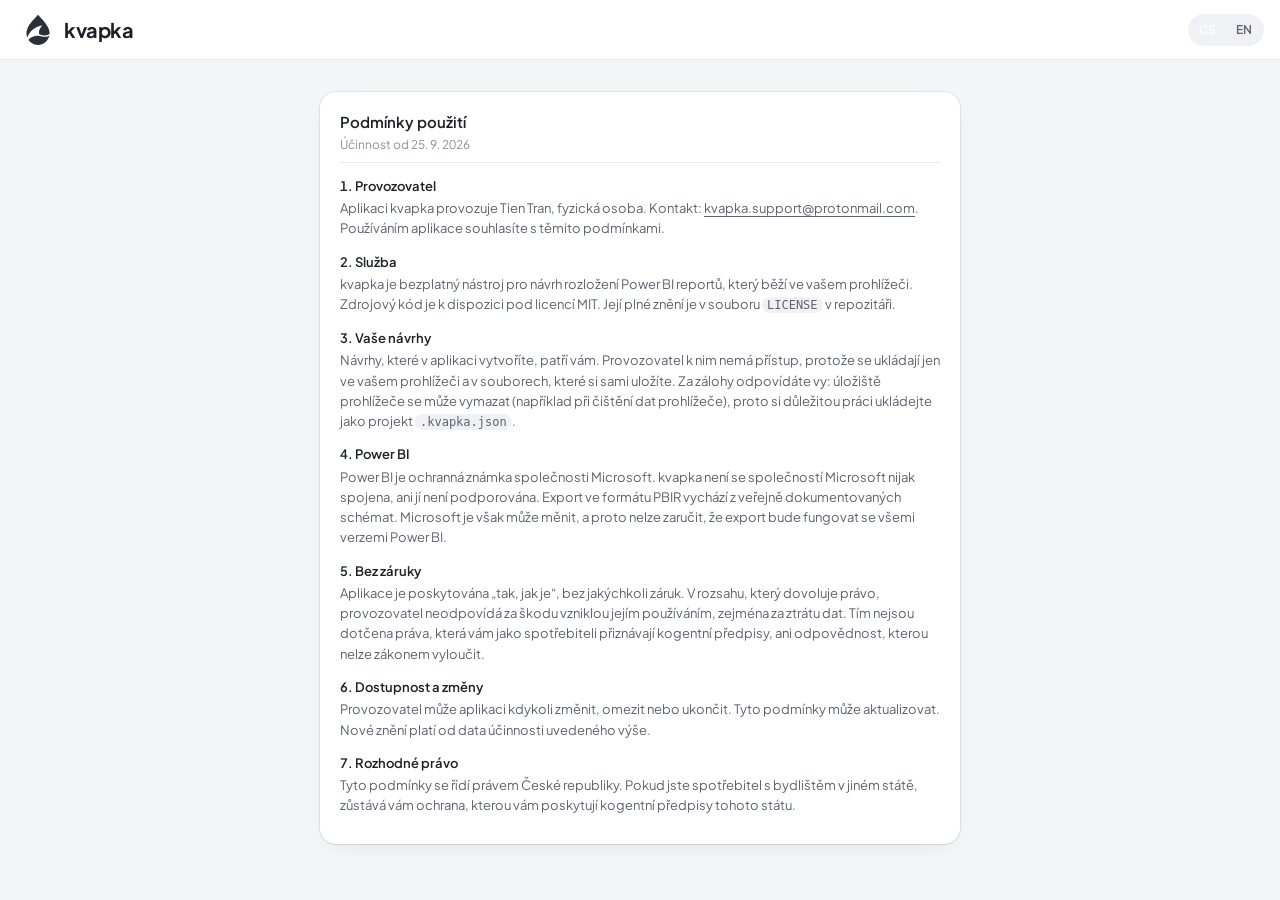
<file: terms.html>
<!DOCTYPE html>
<html lang="cs" class="legal-page">

<head>
    <meta charset="UTF-8" />
    <meta name="viewport" content="width=device-width, initial-scale=1" />
    <title>Podmínky použití / Terms of use · kvapka</title>
    <meta name="theme-color" content="#2b3038" />
    <link rel="icon" type="image/svg+xml" href="assets/img/favicon/favicon.svg" />
    <link rel="icon" type="image/png" sizes="96x96" href="assets/img/favicon/favicon-96x96.png" />
    <link rel="shortcut icon" href="assets/img/favicon/favicon.ico" />
    <link rel="stylesheet" href="assets/fonts/fonts.css" />
    <link rel="stylesheet" href="assets/style.css" />
</head>

<body>
    <header class="topbar">
        <a class="brand" href="./">
            <svg class="brand-mark" viewBox="0 0 1024 1024" fill="currentColor" aria-hidden="true">
                <path d="M511.876 76.4281L628.595 202.824C727.646 312.25 839.375 444.481 841.529 600.464C841.661 609.978 841.194 619.449 840.72 628.948C778.332 668.978 720.338 672.967 648.241 657.941C633.756 654.922 619.458 650.858 605.072 647.424C587.693 643.107 570.092 639.738 552.347 637.333C544.53 619.653 540.224 600.622 539.667 581.299C537.648 508.99 584.908 432.698 633.043 382.1C607.157 384.176 585.816 388.451 560.846 395.052C532.372 403.031 504.645 413.464 477.975 426.235C350.708 487.171 252.299 590.465 205.218 724.19C191.809 688.992 184.187 651.856 182.648 614.222C181.603 588.939 184.353 562.52 189.284 537.742C213.237 417.379 295.027 316.731 374.136 226.821C419.507 176.196 465.423 126.062 511.876 76.4281Z"/>
                <path d="M832.964 673.952L833.482 674.735C832.419 682.459 827.763 698.414 825.33 706.014C811.614 750.057 788.762 790.711 758.265 825.321C701.36 890.696 620.905 930.907 534.46 937.178C463.203 942.356 392.26 923.564 332.911 883.79C317.276 873.34 306.923 864.808 292.928 852.628C269.319 830.36 256.958 815.681 238.133 789.429C254.1 774.402 266.824 762.9 284.393 749.589C362.806 690.18 454.925 662.39 552.741 679.733C579.524 684.481 602.037 691.042 628.47 697.107C702.569 714.111 766.192 712.563 832.964 673.952Z"/>
            </svg>
            <span class="brand-name">kvapka</span>
        </a>
        <div class="topbar-actions">
            <div class="segmented lang-switch" role="group" aria-label="Jazyk / Language">
                <a class="template-option" href="#cs" lang="cs">CS</a><a class="template-option" href="#en" lang="en">EN</a>
            </div>
        </div>
    </header>

    <main>

        <article id="cs" lang="cs">
            <h1>Podmínky použití</h1>
            <p class="legal-meta">Účinnost od 25. 9. 2026</p>

            <div class="legal-doc">
            <h2>1. Provozovatel</h2>
            <p>Aplikaci kvapka provozuje Tien Tran, fyzická osoba. Kontakt: <a href="mailto:kvapka.support@protonmail.com">kvapka.support@protonmail.com</a>. Používáním aplikace souhlasíte s těmito podmínkami.</p>

            <h2>2. Služba</h2>
            <p>kvapka je bezplatný nástroj pro návrh rozložení Power BI reportů, který běží ve vašem prohlížeči. Zdrojový kód je k dispozici pod licencí MIT. Její plné znění je v souboru <code>LICENSE</code> v repozitáři.</p>

            <h2>3. Vaše návrhy</h2>
            <p>Návrhy, které v aplikaci vytvoříte, patří vám. Provozovatel k nim nemá přístup, protože se ukládají jen ve vašem prohlížeči a v souborech, které si sami uložíte. Za zálohy odpovídáte vy: úložiště prohlížeče se může vymazat (například při čištění dat prohlížeče), proto si důležitou práci ukládejte jako projekt <code>.kvapka.json</code>.</p>

            <h2>4. Power BI</h2>
            <p>Power BI je ochranná známka společnosti Microsoft. kvapka není se společností Microsoft nijak spojena, ani jí není podporována. Export ve formátu PBIR vychází z veřejně dokumentovaných schémat. Microsoft je však může měnit, a proto nelze zaručit, že export bude fungovat se všemi verzemi Power BI.</p>

            <h2>5. Bez záruky</h2>
            <p>Aplikace je poskytována „tak, jak je“, bez jakýchkoli záruk. V rozsahu, který dovoluje právo, provozovatel neodpovídá za škodu vzniklou jejím používáním, zejména za ztrátu dat. Tím nejsou dotčena práva, která vám jako spotřebiteli přiznávají kogentní předpisy, ani odpovědnost, kterou nelze zákonem vyloučit.</p>

            <h2>6. Dostupnost a změny</h2>
            <p>Provozovatel může aplikaci kdykoli změnit, omezit nebo ukončit. Tyto podmínky může aktualizovat. Nové znění platí od data účinnosti uvedeného výše.</p>

            <h2>7. Rozhodné právo</h2>
            <p>Tyto podmínky se řídí právem České republiky. Pokud jste spotřebitel s bydlištěm v jiném státě, zůstává vám ochrana, kterou vám poskytují kogentní předpisy tohoto státu.</p>
            </div>
        </article>

        <article id="en" lang="en">
            <h1>Terms of use</h1>
            <p class="legal-meta">Effective 25 September 2026</p>

            <div class="legal-doc">
            <h2>1. Operator</h2>
            <p>kvapka is operated by Tien Tran, a private individual. Contact: <a href="mailto:kvapka.support@protonmail.com">kvapka.support@protonmail.com</a>. By using the app you agree to these terms.</p>

            <h2>2. The service</h2>
            <p>kvapka is a free tool for designing Power BI report layouts that runs in your browser. Its source code is available under the MIT licence. The full text is in the <code>LICENSE</code> file in the repository.</p>

            <h2>3. Your designs</h2>
            <p>The designs you create belong to you. The operator has no access to them, because they are stored only in your browser and in files you save yourself. You are responsible for backups: browser storage can be cleared (for example when you clear browsing data), so save important work as a <code>.kvapka.json</code> project.</p>

            <h2>4. Power BI</h2>
            <p>Power BI is a trademark of Microsoft. kvapka is not affiliated with or endorsed by Microsoft. The PBIR export follows publicly documented schemas, but Microsoft may change them, so compatibility with every Power BI version cannot be guaranteed.</p>

            <h2>5. No warranty</h2>
            <p>The app is provided "as is", without warranty of any kind. To the extent permitted by law, the operator is not liable for any damage arising from its use, including loss of data. This does not affect your rights as a consumer under mandatory law, or any liability that cannot be excluded by law.</p>

            <h2>6. Availability and changes</h2>
            <p>The operator may change, limit or discontinue the app at any time, and may update these terms. The new version applies from the effective date shown above.</p>

            <h2>7. Governing law</h2>
            <p>These terms are governed by the laws of the Czech Republic. If you are a consumer living in another country, you keep the protection given to you by that country's mandatory law.</p>
            </div>
        </article>
    </main>
</body>

</html>
</file>
<file: assets/fonts/fonts.css>
/* assets/fonts/fonts.css
 *
 * Plus Jakarta Sans, self-hosted. Loading it from fonts.googleapis.com sent
 * every visitor's IP to Google (LG München I, 3 O 17493/20), so the files
 * live here instead. Variable woff2 (weights 200–800) from Fontsource
 * @fontsource-variable/plus-jakarta-sans@5.3.0; licence in OFL.txt.
 *
 * Only the two subsets Czech and English need: latin (á é í ó ú ý) and
 * latin-ext (č ď ě ň ř š ť ů ž). The browser fetches latin-ext only when a
 * page actually uses one of its characters.
 */

@font-face {
  font-family: "Plus Jakarta Sans";
  font-style: normal;
  font-display: swap;
  font-weight: 200 800;
  src: url("plus-jakarta-sans-latin-ext-wght-normal.woff2") format("woff2");
  unicode-range: U+0100-02BA, U+02BD-02C5, U+02C7-02CC, U+02CE-02D7, U+02DD-02FF, U+0304, U+0308, U+0329, U+1D00-1DBF, U+1E00-1E9F, U+1EF2-1EFF, U+2020, U+20A0-20AB, U+20AD-20C0, U+2113, U+2C60-2C7F, U+A720-A7FF;
}

@font-face {
  font-family: "Plus Jakarta Sans";
  font-style: normal;
  font-display: swap;
  font-weight: 200 800;
  src: url("plus-jakarta-sans-latin-wght-normal.woff2") format("woff2");
  unicode-range: U+0000-00FF, U+0131, U+0152-0153, U+02BB-02BC, U+02C6, U+02DA, U+02DC, U+0304, U+0308, U+0329, U+2000-206F, U+20AC, U+2122, U+2191, U+2193, U+2212, U+2215, U+FEFF, U+FFFD;
}
</file>
<file: assets/style.css>
/* ====================================================
   kvapka — design system

   Monochrome by default: a flat light workspace, white
   panels, a slate title bar. Pink means "you can act
   here" — it appears on the export button, the active
   rail item and the bell dot, and otherwise only on
   hover, press and selection.
==================================================== */
:root {
  --pink: #fb49a3;
  --pink-hover: #e93a93;
  --pink-soft: #ffe9f3;
  --pink-ring: rgba(251, 73, 163, 0.25);

  --slate: #2b3038;

  --ink: #1c2128;
  --ink-2: #5c6470;
  --ink-3: #8a929c;
  --ink-4: #c3c8cf;

  --bg: #f4f5f7;
  --surface: #ffffff;
  --surface-2: #f0f1f4;
  --line: rgba(28, 33, 40, 0.08);
  --line-strong: rgba(28, 33, 40, 0.14);

  --warning: #b56a06;
  --error: #d1384a;
  --success: #17855b;
  --warning-bg: #fdf2df;
  --error-bg: #fdeaec;
  --success-bg: #e6f5ee;

  --r-sm: 8px;
  --r-md: 12px;
  --r-lg: 16px;
  --r-pill: 999px;

  --shadow-card: 0 1px 2px rgba(28, 33, 40, 0.04), 0 8px 24px -12px rgba(28, 33, 40, 0.12);
  --shadow-sheet: 0 1px 2px rgba(28, 33, 40, 0.05), 0 24px 48px -24px rgba(28, 33, 40, 0.2);
  --shadow-pop: 0 4px 8px -4px rgba(28, 33, 40, 0.1), 0 20px 48px -16px rgba(28, 33, 40, 0.3);

  --fs-xs: 11px;
  --fs-sm: 12px;
  --fs-md: 13px;
  --fs-lg: 15px;
  --fs-xl: 20px;

  /* MOTION: the whole vocabulary. Every transition, animation and JS timeout
     is built from these (rules in assets/js/ui/motion.js).
       --ease-out     entering things and small UI
       --ease-in-out  things moving from one place to another
       --ease-panel   large surfaces: sections, popovers
     Reduced motion zeroes the shift/scale tokens, so fades stay and only
     movement goes. */
  --ease-out: cubic-bezier(0.23, 1, 0.32, 1);
  --ease-in-out: cubic-bezier(0.77, 0, 0.175, 1);
  --ease-panel: cubic-bezier(0.32, 0.72, 0, 1);
  --fast: 120ms;
  --base: 180ms;
  --slow: 240ms;
  --slower: 320ms;
  --motion-shift: 4px;      /* travel of an entering/leaving element */
  --motion-scale: 0.97;     /* its scale, and the press scale */
  --motion-origin: center;  /* overridden per surface (toasts: top right) */

  --topbar: 60px;
  --rail: 72px;
  --gutter: 16px;
  --sidebar: 300px;
}

/* ----------------------------------------------------
   BASE
-----------------------------------------------------*/
*,
*::before,
*::after {
  box-sizing: border-box;
}

/* The desktop shell is a fixed-height flex column. The top bar is a real row
   and .main is the only thing that scrolls, so the root never gets a scrollbar
   and the chrome reaches the window edge. (A root `scrollbar-gutter: stable`
   once kept .main's clientWidth steady for the auto-fit canvas, but it inset
   every sticky/fixed element by the gutter width.) Below the stacked
   breakpoint the page does scroll, so the gutter is re-reserved there (see
   the max-width: 900px block). */
html,
body {
  height: 100%;
}

body {
  display: flex;
  flex-direction: column;
  overflow: hidden;
  margin: 0;
  font-family: "Plus Jakarta Sans", system-ui, -apple-system, "Segoe UI", sans-serif;
  font-size: var(--fs-md);
  line-height: 1.45;
  font-feature-settings: "tnum" 1;
  color: var(--ink);
  background: var(--bg);
  -webkit-font-smoothing: antialiased;
}

h1, h2, h3, p {
  margin: 0;
}

h2, h3 {
  line-height: 1.2;
}

svg {
  display: block;
}

::selection {
  background: var(--pink-soft);
}

.hidden {
  display: none !important;
}

/* ----------------------------------------------------
   MOTION PRIMITIVES — two ways for a thing to appear
   or go, shared by everything in the app.

   m-in / m-out       one keyframe pair for every entrance and exit.
                      Exits are quicker: a leaving thing has nothing to say.
   .m-enter/.m-leave  the pair as classes, for nodes JS creates or destroys
                      (motion.js leave() waits for the exit before removing).
   .m-reveal          entrance for elements toggled out of display:none
                      (.hidden, [hidden], :empty). Opacity only: they sit in
                      flow, and a moving button would wobble its row.
   .icon-swap         an icon replaced inside a button pops in.
   .m-flash           a soft halo for a state change on a thing that stays put.
-----------------------------------------------------*/
@keyframes m-in {
  from {
    opacity: 0;
    transform: translateY(var(--motion-shift)) scale(var(--motion-scale));
  }
}

@keyframes m-out {
  to {
    opacity: 0;
    transform: translateY(var(--motion-shift)) scale(var(--motion-scale));
  }
}

.m-enter {
  animation: m-in var(--base) var(--ease-out);
  transform-origin: var(--motion-origin);
}

.m-leave {
  animation: m-out var(--fast) var(--ease-out) forwards;
  transform-origin: var(--motion-origin);
  pointer-events: none;
}

.m-reveal {
  transition: opacity var(--base) ease;

  @starting-style {
    opacity: 0;
  }
}

/* A revealed button keeps its hover/press transitions too. */
button.m-reveal {
  transition: background var(--fast) ease, color var(--fast) ease,
    box-shadow var(--fast) ease, transform var(--fast) var(--ease-out),
    opacity var(--base) ease;
}

.icon-swap > svg {
  transition: opacity var(--fast) ease, transform var(--fast) var(--ease-out);

  @starting-style {
    opacity: 0;
    transform: scale(var(--motion-scale));
  }
}

/* A state change on something that stays put (a lock, a rename, an applied
   value): a soft halo breathes over it. It is an overlay, so the element's
   own selection ring and dashed lock are untouched. Quick attack (one --base,
   eased out) answers the click. Long, eased-in release lets go without a step.
   A hint, not an alarm. */
@keyframes m-flash {
  0% {
    opacity: 0;
    animation-timing-function: var(--ease-out);
  }
  15% {
    opacity: 1;
    animation-timing-function: ease-in;
  }
  100% {
    opacity: 0;
  }
}

.m-flash::after {
  content: "";
  position: absolute;
  inset: 0;
  border-radius: inherit;
  background: rgba(251, 73, 163, 0.05);
  box-shadow: 0 0 0 5px var(--pink-ring);
  pointer-events: none;
  animation: m-flash calc(var(--slower) * 4);
}

/* Static elements need to host the overlay; positioned ones already do. */
.m-flash:not(.canvas-element) {
  position: relative;
}

/* ----------------------------------------------------
   BUTTONS — one base, three variants. Press feedback
   on every pressable thing, including the page pills,
   which are not <button>s.
-----------------------------------------------------*/
button {
  font: inherit;
  font-weight: 500;
  color: inherit;
  padding: 0;
  border: 0;
  background: none;
  cursor: pointer;
}

button,
[role="tab"] {
  transition: background var(--fast) ease, color var(--fast) ease,
    box-shadow var(--fast) ease, transform var(--fast) var(--ease-out);
}

button:focus-visible {
  outline: 2px solid var(--pink);
  outline-offset: 2px;
}

button:disabled {
  cursor: not-allowed;
}

/* A pill being renamed holds a text input; clicking into it is not a press. */
button:active:not(:disabled),
[role="tab"]:active:not(.tab--editing) {
  transform: scale(var(--motion-scale));
}

.btn {
  display: inline-flex;
  align-items: center;
  justify-content: center;
  gap: 8px;
  height: 36px;
  padding: 0 14px;
  border-radius: var(--r-pill);
  white-space: nowrap;
}

.btn svg {
  width: 16px;
  height: 16px;
  flex-shrink: 0;
}

.btn-primary {
  color: #fff;
  font-weight: 600;
  background: var(--pink);
  box-shadow: 0 6px 16px -8px rgba(251, 73, 163, 0.7);
}

.btn-primary:hover:not(:disabled) {
  background: var(--pink-hover);
}

.btn-primary:disabled {
  color: var(--ink-4);
  background: var(--surface-2);
  box-shadow: none;
}

.btn-secondary {
  color: var(--ink);
  background: var(--surface);
  box-shadow: inset 0 0 0 1px var(--line-strong);
}

.btn-secondary:hover:not(:disabled) {
  color: var(--pink);
  background: var(--pink-soft);
  box-shadow: inset 0 0 0 1px var(--pink);
}

.btn-ghost {
  color: var(--ink-2);
}

.btn-ghost:hover:not(:disabled) {
  color: var(--pink);
  background: var(--pink-soft);
}

.btn-danger {
  color: var(--error);
}

.btn-danger:hover:not(:disabled) {
  background: var(--error-bg);
}

/* .btn sets display, which would otherwise outrank the UA's [hidden]. */
.btn[hidden] {
  display: none;
}

.full-btn {
  width: 100%;
}

/* ----------------------------------------------------
   ICON BUTTONS — one way to put a glyph in a circle.

   Every round icon button composes .icon-circle and sets only its two size
   tokens plus colours. The glyph is always a sprite <use> (see the <defs>
   block in index.html), never a text "+" or "×". Flex centring aligns a line
   box, not the ink inside it, so a text glyph sits a pixel high and shifts
   again when the webfont swaps in. An SVG is centred by geometry.
-----------------------------------------------------*/
.icon-circle {
  --icon-size: 24px;
  --icon-glyph: 12px;
  flex-shrink: 0;
  display: inline-flex;
  align-items: center;
  justify-content: center;
  width: var(--icon-size);
  height: var(--icon-size);
  border-radius: 50%;
}

.icon-circle svg {
  width: var(--icon-glyph);
  height: var(--icon-glyph);
}

/* ----------------------------------------------------
   TOP BAR — brand, page tabs, the one pink action.
-----------------------------------------------------*/
.topbar {
  /* Sticky does nothing in the locked desktop shell. It keeps the bar pinned in
     the stacked layout, where the page scrolls. */
  position: sticky;
  top: 0;
  z-index: 1000;
  flex-shrink: 0;
  display: flex;
  align-items: center;
  gap: 16px;
  height: var(--topbar);
  /* Right side on the gutter, so the bell ends on the same line as the sheet
     and the theme editor card below. */
  padding: 0 var(--gutter) 0 20px;
  background: var(--surface);
  border-bottom: 1px solid var(--line);
}

.brand {
  flex-shrink: 0;
  display: inline-flex;
  align-items: center;
  gap: 8px;
  color: var(--ink);
  text-decoration: none;
  border-radius: var(--r-sm);
}

.brand:focus-visible {
  outline: 2px solid var(--pink);
  outline-offset: 4px;
}

.brand-mark {
  width: 36px;
  height: 36px;
  color: var(--slate);
  transition: color var(--base) ease;
}

.brand:hover .brand-mark {
  color: var(--pink);
}

.brand-name {
  font-size: var(--fs-xl);
  font-weight: 700;
  letter-spacing: -0.02em;
  line-height: 1;
}

/* Brand and undo / redo on the left, actions on the right. Both sides take an
   equal share of the slack (flex-basis 0), so the subtitle lands in the true
   centre of the bar whatever either side holds. */
.topbar-start {
  flex: 1 1 0;
  min-width: max-content;
  display: flex;
  align-items: center;
  gap: 16px;
}

/* A hairline between the brand and the first tool, so undo / redo reads as
   the start of the toolbar, not part of the logo. */
.topbar-start .history-buttons {
  padding-left: 12px;
  border-left: 1px solid var(--line-strong);
}

.topbar-subtitle {
  flex-shrink: 0;
  font-size: var(--fs-md);
  color: var(--ink-3);
  white-space: nowrap;
}

.topbar-actions {
  flex: 1 1 0;
  min-width: max-content;
  display: flex;
  align-items: center;
  justify-content: flex-end;
  gap: 8px;
}

/* Labels holding every translation at once (data-i18n-stable, filled by
   i18n.js) share one grid cell. The box is as wide as the longest language,
   so a switch changes only which one shows and nothing beside it moves.
   Hidden ones still take up their space. */
[data-i18n-stable] {
  display: inline-grid;
}

[data-i18n-stable] > span {
  grid-area: 1 / 1;
}

[data-i18n-stable] > span[aria-hidden="true"] {
  visibility: hidden;
}

/* The shorter language sits centred in the button's reserved width, not
   pushed to one side. The centred subtitle too. */
.btn [data-i18n-stable],
.topbar-subtitle[data-i18n-stable] {
  justify-items: center;
}

/* The CS / EN switch: the sidebar's segmented pill, sized down so it reads as
   a setting, not a second action beside the export button. Its slate pill
   slides between the two (.has-thumb, ui/thumb.js). */
.lang-switch {
  flex-shrink: 0;
}

.lang-switch .template-option {
  height: 26px;
  min-width: 34px;
  padding: 0 8px;
  font-size: var(--fs-sm);
  font-weight: 600;
  letter-spacing: 0.04em;
}


/* ----------------------------------------------------
   PAGE TABS — in a row above the sheet (see MAIN below), or
   on the top bar's own row in the stacked layout, where
   ui/tabs.js moves the strip.

   Only .tab-viewport shrinks. The arrows and the + sit outside it at their
   natural size, so they are never squashed and the + never scrolls away.
-----------------------------------------------------*/
.tab-strip {
  min-width: 0;
  display: flex;
  align-items: center;
  gap: 6px;
}

/* Registered so the mask edges can transition. An unregistered custom
   property isn't animatable, so the fade would snap. */
@property --fade-l {
  syntax: "<length>";
  inherits: false;
  initial-value: 0px;
}

@property --fade-r {
  syntax: "<length>";
  inherits: false;
  initial-value: 0px;
}

.tab-viewport {
  --fade-l: 0px;
  --fade-r: 0px;
  flex: 0 1 auto;
  min-width: 0;
  overflow-x: auto;
  /* Horizontal overscroll here would trigger the browser's back gesture. */
  overscroll-behavior-x: contain;
  /* No bar inside a 60px chrome row: the fade and arrows are the cue (as with
     the .sidebar-panels). */
  scrollbar-width: none;
  /* Only the side with hidden tabs gets a fade. ui/tabs.js toggles the classes
     from the scroll position. */
  -webkit-mask-image: linear-gradient(90deg, transparent 0, #000 var(--fade-l), #000 calc(100% - var(--fade-r)), transparent 100%);
  mask-image: linear-gradient(90deg, transparent 0, #000 var(--fade-l), #000 calc(100% - var(--fade-r)), transparent 100%);
  transition: --fade-l var(--base) ease, --fade-r var(--base) ease;
}

.tab-viewport::-webkit-scrollbar {
  display: none;
}

.tab-viewport.can-scroll-prev {
  --fade-l: 20px;
}

.tab-viewport.can-scroll-next {
  --fade-r: 20px;
}

.tab-bar {
  display: flex;
  align-items: center;
  gap: 6px;
  /* Without this the flex items would squeeze to fit instead of overflowing,
     and nothing would scroll. */
  width: max-content;
  /* Room for the focus ring and an entering pill's --motion-shift, which a
     scroll container would clip. */
  padding: 3px 2px;
}

.tab-scroll {
  --icon-size: 26px;
  --icon-glyph: 16px;
  color: var(--ink-3);
  transition: color var(--fast) ease, background var(--fast) ease, opacity var(--fast) ease;
}

/* A class-level `display` outranks the UA's `[hidden] { display: none }`, so
   honour the attribute explicitly or a hidden arrow still paints. */
.tab-scroll[hidden] {
  display: none;
}

/* Dimmed, not removed, at the ends. The pair keeps its footprint, so reaching
   the end doesn't resize the scroller under the cursor. */
.tab-scroll:disabled {
  opacity: 0;
  pointer-events: none;
}

.tab-scroll--next svg {
  transform: rotate(180deg);
}

.tab-scroll:hover {
  color: var(--pink);
  background: var(--pink-soft);
}

.tab {
  flex: 0 0 auto;
  display: inline-flex;
  align-items: center;
  gap: 4px;
  height: 34px;
  padding: 0 14px;
  border-radius: var(--r-pill);
  color: var(--ink-2);
  font-weight: 500;
  white-space: nowrap;
  cursor: pointer;
  user-select: none;
  box-shadow: inset 0 0 0 1px var(--line-strong);
  /* padding: the active pill gives up room for its ×. A switch mustn't jump that
     width while everything else eases. */
  transition: color var(--fast) ease, background var(--fast) ease, box-shadow var(--fast) ease,
    padding var(--fast) ease, transform var(--fast) var(--ease-out);
}

/* Only a pill that shows its × gives up the right padding. A lone page has no
   ×, so its text stays centred. */
.tab--active.tab--closable {
  padding-right: 8px;
}

.tab-label {
  position: relative;
}

/* A page still named "Page N" reads as a placeholder. Colour only: a lighter
   weight would change the width as soon as it gets named. */
.tab--untitled:not(.tab--editing) .tab-label {
  color: var(--ink-3);
}

.tab--untitled.tab--active:not(.tab--editing) .tab-label {
  color: rgba(255, 255, 255, 0.7);
}

.tab:focus-visible {
  outline: 2px solid var(--pink);
  outline-offset: 2px;
}

.tab:hover {
  color: var(--ink);
  background: var(--surface-2);
}

.tab--active,
.tab--active:hover {
  color: #fff;
  font-weight: 600;
  background: var(--slate);
  box-shadow: none;
}

.tab-close {
  --icon-size: 20px;
  --icon-glyph: 10px;
  color: rgba(255, 255, 255, 0.65);
  opacity: 0;
  /* Invisible must also mean unclickable. Without this, the right 20px of every
     inactive tab silently closes it instead of selecting it. */
  pointer-events: none;
  transition: opacity var(--fast) ease, background var(--fast) ease, color var(--fast) ease;
}

.tab:hover .tab-close,
.tab--active .tab-close,
.tab-close:focus-visible {
  opacity: 1;
  pointer-events: auto;
}

.tab-close:hover {
  color: #fff;
  background: var(--pink);
}

/* Editing keeps the pill's shape. The label still sizes it (invisible, with
   the typed text mirrored in by ui/tabs.js) and the input lies over it, so only
   the ring changes. */
.tab--editing,
.tab--active.tab--editing {
  box-shadow: inset 0 0 0 2px var(--pink);
}

.tab--editing .tab-label {
  visibility: hidden;
}

/* Outranks the hover/active reveal above: the cursor is on the pill right
   after a double-click. */
.tab.tab--editing .tab-close {
  opacity: 0;
  pointer-events: none;
}

.tab-rename-input {
  position: absolute;
  inset: 0;
  width: 100%;
  visibility: visible;
  padding: 0;
  border: 0;
  font: inherit;
  color: inherit;
  background: none;
  caret-color: currentColor;
  outline: none;
  user-select: text;   /* the pill itself is user-select: none */
}

.tab-rename-input::selection {
  color: #fff;
  background: var(--pink);
}

.tab-add {
  --icon-size: 34px;
  --icon-glyph: 16px;
  color: var(--ink-2);
  background: var(--surface-2);
}

.tab-add:hover:not(:disabled) {
  color: var(--pink);
  background: var(--pink-soft);
}

.tab-add:disabled {
  opacity: 0.4;
}

/* ----------------------------------------------------
   LAYOUT — rail | inspector | workspace
-----------------------------------------------------*/
/* Fills whatever the top bar leaves, however tall the bar is. The old
   calc(100vh - var(--topbar)) assumed a 60px bar and overshot once the bar
   wrapped to two rows on narrow windows. */
.app {
  flex: 1;
  min-height: 0;
  display: flex;
  align-items: stretch;
}

/* ----------------------------------------------------
   RAIL — three sections, one lit.
-----------------------------------------------------*/
.rail {
  flex-shrink: 0;
  display: flex;
  flex-direction: column;
  gap: 4px;
  width: var(--rail);
  overflow-y: auto;
  padding: 12px 6px;
  background: var(--surface);
  border-right: 1px solid var(--line);
  /* The chrome eases between breakpoints. The sheet re-fits every frame to
     follow it (app.js initCanvasRefit). */
  transition: width var(--slow) var(--ease-in-out);
}

.rail-btn {
  display: flex;
  flex-direction: column;
  align-items: center;
  justify-content: center;
  gap: 5px;
  height: 58px;
  border-radius: var(--r-md);
  color: var(--ink-2);
  font-size: 10px;
  font-weight: 500;
  letter-spacing: 0.01em;
  line-height: 1;
  text-align: center;
}

.rail-btn svg {
  width: 20px;
  height: 20px;
}

.rail-btn:hover {
  color: var(--ink);
  background: var(--surface-2);
}

/* Help and About open modals, not sections. Pinned to the foot of the rail,
   away from the three sections they'd otherwise read as part of. The first of
   the pair takes the free space. */
.rail-btn--help {
  margin-top: auto;
}

/* A dot on a rail item: something there needs attention (Customize Elements:
   unsaved edits). */
.rail-btn {
  position: relative;
}

.rail-btn::after {
  content: "";
  position: absolute;
  top: 8px;
  right: calc(50% - 16px);
  width: 8px;
  height: 8px;
  border-radius: 50%;
  background: var(--pink);
  box-shadow: 0 0 0 2px var(--surface);
  opacity: 0;
  scale: 0.3;
  transition: opacity var(--base) ease, scale var(--base) var(--ease-out);
  pointer-events: none;
}

.rail-btn.has-dot::after {
  opacity: 1;
  scale: 1;
}

.rail-btn.is-active,
.rail-btn.is-active:hover {
  color: var(--pink);
  background: var(--pink-soft);
}

/* ----------------------------------------------------
   SIDEBAR — the inspector card.
-----------------------------------------------------*/
.sidebar {
  flex-shrink: 0;
  display: flex;
  width: var(--sidebar);
  min-height: 0;
  padding: var(--gutter) 0 var(--gutter) var(--gutter);
  transition: width var(--slow) var(--ease-in-out), opacity var(--base) ease;
}

.sidebar-panels {
  flex: 1;
  display: flex;
  flex-direction: column;
  min-height: 0;
  overflow-y: auto;
  /* Scrolls on short viewports (a selected element makes the column ~1050px
     tall). A slim, muted bar appears only then, so the "Přidat" section below
     the fold has a hint. The gutter is reserved even while the bar is hidden.
     Otherwise its arrival narrowed the panels, text rewrapped, the height
     changed again and the bar could toggle back: a placement switch near the
     threshold flickered. */
  scrollbar-width: thin;
  scrollbar-gutter: stable;
  scrollbar-color: var(--line-strong) transparent;
  background: var(--surface);
  border-radius: var(--r-lg);
  box-shadow: 0 0 0 1px var(--line), var(--shadow-card);
}

.panel {
  padding: 18px 20px;
}

.panel + .panel {
  padding-top: 2px;
}

/* The reserved scrollbar gutter (~8–11px) stands in for the rest of the right
   padding, so content keeps its width. The 260px tier has none to spare for
   the three-way placement switch. */
.sidebar-panels > .panel {
  padding-right: 10px;
}

.panel h2 {
  margin: 0 0 12px;
  font-size: var(--fs-lg);
  font-weight: 600;
  letter-spacing: -0.01em;
}

/* Icon + title, on the first panel only. The whole head is the toggle that
   folds the panel (ui/templatePanel.js). The h2 around it only carries the
   heading role. */
.panel .panel-head-title {
  margin: 0;
  font: inherit;
  letter-spacing: normal;
}

.panel-head {
  display: flex;
  align-items: center;
  gap: 12px;
  width: 100%;
  text-align: left;
  border-radius: var(--r-sm);
}

.panel-head:focus-visible {
  outline: none;
  box-shadow: 0 0 0 3px var(--line);
}

/* The icons overhang the title's 18px line by a pixel each way instead of
   making the head taller. The stacked layout's columns are tuned to it. */
.panel-head svg {
  width: 20px;
  height: 20px;
  margin: -1px 0;
  flex-shrink: 0;
  color: var(--ink-2);
}

.panel-head-name {
  flex: 1;
  min-width: 0;
  font-size: var(--fs-lg);
  line-height: 1.2;
  font-weight: 600;
  letter-spacing: -0.01em;
}

/* The subtitle opens the body, lined up under the title, so it folds away with
   the controls it introduces. Its 2px + the 16px under it are the gap the head
   used to carry. */
.panel-sub {
  margin: 2px 0 0 32px;
  font-size: var(--fs-xs);
  letter-spacing: 0.01em;
  color: var(--ink-3);
}

.panel-sub + .panel-field,
#reset-layout {
  margin-top: 16px;
}

/* The sprite's chevron points left: turned down while open, right while folded. */
.panel-head .panel-head-chevron {
  width: 16px;
  height: 16px;
  color: var(--ink-3);
  transform: rotate(-90deg);
  transition: transform var(--slower) var(--ease-panel), color var(--fast) ease;
}

.panel-head:hover .panel-head-chevron {
  color: var(--pink);
}

.panel-template.is-collapsed .panel-head-chevron {
  transform: rotate(-180deg);
}

/* The folded panel's spec sheet: what the controls are set to, as a quiet
   inset card. It is part of the toggle's target, so clicking it opens the panel. */
.spec-sheet {
  display: grid;
  grid-template-columns: auto 1fr;
  column-gap: 16px;
  row-gap: 6px;
  margin: 12px 0 0;
  padding: 10px 12px;
  border-radius: var(--r-md);
  background: var(--surface-2);
  box-shadow: inset 0 0 0 1px transparent;
  cursor: pointer;
  transition: box-shadow var(--fast) ease;
}

.spec-sheet:hover {
  box-shadow: inset 0 0 0 1px var(--line-strong);
}

.spec-row {
  display: contents;
}

.spec-sheet dt {
  font-size: var(--fs-xs);
  letter-spacing: 0.01em;
  line-height: 20px;
  color: var(--ink-3);
}

.spec-sheet dd {
  display: flex;
  align-items: center;
  gap: 6px;
  min-width: 0;
  margin: 0;
  font-size: var(--fs-sm);
  font-weight: 500;
  line-height: 20px;
  color: var(--ink);
  font-variant-numeric: tabular-nums;
}

/* A long custom theme name gives way before the canvas size does. */
#sum-res {
  overflow: hidden;
  white-space: nowrap;
  text-overflow: ellipsis;
}

.spec-muted {
  flex-shrink: 0;
  font-weight: 400;
  color: var(--ink-3);
}

/* Where the slicers sit, drawn: the sheet with its slicer strip filled. */
.spec-glyph {
  display: inline-flex;
  flex-shrink: 0;
  color: var(--ink-2);
}

.spec-glyph svg {
  width: 14px;
  height: 14px;
}

/* ---- The fold. The controls and the spec sheet are two layers in one place.
   The one that is in sits in the flow and sets the height. The one going out
   lies over it and fades. Both start fading together, the outgoing one quicker
   (R2), so the panel never passes through empty and neither pushes the other.
   The height between them is eased by ui/templatePanel.js from where it really
   is, so a toggle caught mid-way turns around smoothly. */
.template-fold {
  position: relative;
}

/* Only while the height moves. At rest, nothing clips the focus rings. */
.template-fold.is-animating {
  overflow: hidden;
}

/* flow-root keeps each layer's first margin inside it, so the height the fold
   measures is the height it shows. */
.fold-layer {
  display: flow-root;
}

.fold-layer.is-in {
  opacity: 1;
  transition: opacity var(--base) var(--ease-out);
}

.fold-layer.is-out {
  position: absolute;
  inset: 0 0 auto 0;
  opacity: 0;
  visibility: hidden;
  pointer-events: none;
  transition: opacity var(--fast) var(--ease-out),
    visibility 0s linear var(--fast);
}

/* The state a page loads with is not a change; it just is. */
.panel-template.is-instant,
.panel-template.is-instant * {
  transition: none !important;
}

.field-label {
  margin: 0 0 8px;
  font-size: var(--fs-sm);
  font-weight: 500;
  letter-spacing: 0.01em;
  color: var(--ink-2);
}

.panel-field + .panel-field {
  margin-top: 16px;
}

.panel-section {
  margin-top: 12px;
}

.empty-hint {
  color: var(--ink-3);
  line-height: 1.5;
}

.field-note {
  margin: 8px 0 0;
  font-size: var(--fs-xs);
  letter-spacing: 0.01em;
  line-height: 1.5;
  color: var(--ink-3);
}

.field-note:empty {
  display: none;
}

/* ----------------------------------------------------
   SEGMENTED CONTROL — light track, slate active pill.
-----------------------------------------------------*/
.segmented {
  display: grid;
  grid-template-columns: 1fr 1fr;
  gap: 2px;
  padding: 3px;
  border-radius: var(--r-pill);
  background: var(--surface-2);
}

.segmented--3 {
  grid-template-columns: repeat(3, 1fr);
}

.template-option {
  height: 30px;
  padding: 0 8px;
  border-radius: var(--r-pill);
  color: var(--ink-2);
  white-space: nowrap;
}

.template-option:hover:not(:disabled):not(.active) {
  color: var(--pink);
}

.template-option:disabled {
  color: var(--ink-4);
}

.template-option.active {
  color: #fff;
  font-weight: 600;
  background: var(--slate);
}

/* SLIDING THUMB (ui/thumb.js), on every switcher: one slate pill slides to the
   chosen option instead of each option lighting its own background. Columns
   are equal, so one step is a column plus the gap. --thumb-count and
   --thumb-step come from the helper. It only transitions once data-ready is
   set, a frame after it first lands, so nothing slides in on load. */
.has-thumb {
  --thumb-gap: 2px;   /* = .segmented's and .theme-toggle's gap */
  position: relative;
  isolation: isolate;
}

.has-thumb::before {
  content: "";
  position: absolute;
  z-index: -1;
  top: 3px;
  bottom: 3px;
  left: 3px;
  width: calc((100% - 6px - (var(--thumb-count, 2) - 1) * var(--thumb-gap)) / var(--thumb-count, 2));
  border-radius: var(--r-pill);
  background: var(--slate);
  transform: translateX(calc(var(--thumb-step, 0) * (100% + var(--thumb-gap))));
}

.has-thumb[data-ready]::before {
  transition: transform var(--slow) var(--ease-out);
}

/* The thumb is the background. The option only changes its ink, easing in
   step with the thumb arriving under it. */
.has-thumb > .active {
  background: none;
}

.has-thumb > button {
  transition: color var(--slow) ease, transform var(--fast) var(--ease-out);
}

@media (prefers-reduced-motion: reduce) {
  .has-thumb[data-ready]::before {
    transition: none;
  }
}

/* ----------------------------------------------------
   SWITCH — the one on/off control (ui/switch.js):
   a pill whose thumb slides across, pink when on.
-----------------------------------------------------*/
.switch {
  position: relative;
  flex-shrink: 0;
  width: 34px;
  height: 20px;
  border-radius: var(--r-pill);
  background: var(--ink-4);
  transition: background var(--fast) ease;
}

.switch__thumb {
  position: absolute;
  top: 2px;
  left: 2px;
  width: 16px;
  height: 16px;
  border-radius: 50%;
  background: #fff;
  box-shadow: 0 1px 2px rgba(28, 33, 40, 0.3);
  transition: transform var(--base) var(--ease-out);
}

.switch:hover:not([aria-checked="true"]) {
  background: var(--ink-3);
}

.switch[aria-checked="true"] {
  background: var(--pink);
}

.switch[aria-checked="true"]:hover {
  background: var(--pink-hover);
}

.switch[aria-checked="true"] .switch__thumb {
  transform: translateX(14px);
}

.switch:focus-visible {
  outline: none;
  box-shadow: 0 0 0 3px var(--pink-ring);
}

/* ----------------------------------------------------
   PANEL ROWS (label left, control right)
-----------------------------------------------------*/
.panel-row {
  display: flex;
  align-items: center;
  justify-content: space-between;
  gap: 12px;
  padding: 6px 0;
}

.panel-row label {
  color: var(--ink-2);
  font-weight: 500;
}

select {
  font: inherit;
  font-feature-settings: inherit;
}

.panel-row select,
.el-select {
  width: 72px;
  height: 32px;
  flex-shrink: 0;
  padding: 0 26px 0 12px;
  border: 0;
  border-radius: var(--r-sm);
  color: var(--ink);
  font-weight: 600;
  background: var(--surface)
    url("data:image/svg+xml,%3Csvg xmlns='http://www.w3.org/2000/svg' viewBox='0 0 16 16'%3E%3Cpath d='M4 6l4 4 4-4' fill='none' stroke='%235c6470' stroke-width='1.6' stroke-linecap='round' stroke-linejoin='round'/%3E%3C/svg%3E")
    no-repeat right 8px center / 14px;
  box-shadow: inset 0 0 0 1px var(--line-strong);
  appearance: none;
  -webkit-appearance: none;
  cursor: pointer;
  transition: box-shadow var(--fast) ease;
}

.panel-row select:hover:not(:disabled),
.el-select:hover:not(:disabled) {
  box-shadow: inset 0 0 0 1px var(--pink);
}

.panel-row select:focus-visible {
  outline: none;
  box-shadow: inset 0 0 0 1px var(--slate), 0 0 0 3px var(--line);
}

.panel-row select:disabled {
  color: var(--ink-4);
  cursor: not-allowed;
}

/* ----------------------------------------------------
   COLLAPSIBLE — animates the grid row's fr size; the
   -inner wrapper clips the content while collapsed.
-----------------------------------------------------*/
.collapsible {
  display: grid;
  grid-template-rows: 0fr;
  transition: grid-template-rows var(--slow) var(--ease-in-out);
}

.collapsible.expanded {
  grid-template-rows: 1fr;
}

/* Every reveal in the sidebar uses the fold's timing. A canvas click folds
   Šablona and opens the selection details at once. On two curves, the panels
   under both would lurch up, then back down. */
.sidebar .collapsible {
  transition: grid-template-rows var(--slower) var(--ease-panel);
}

.collapsible-inner {
  overflow: hidden;
  min-height: 0;
}

/* ----------------------------------------------------
   ADD ELEMENTS
-----------------------------------------------------*/
/* Three across in the full-width column. Two plus one when narrower (the 260px
   tier), instead of clipping "Graf" off the end. */
.add-elements .button-group {
  display: grid;
  grid-template-columns: repeat(auto-fit, minmax(76px, 1fr));
  gap: 8px;
}

.add-elements .button-group .btn {
  justify-content: flex-start;
  padding-left: 12px;
}

.add-elements .btn svg,
.band2-btn svg {
  color: var(--ink-3);
  transition: color var(--fast) ease;
}

.add-elements .btn:hover svg,
.band2-btn:hover svg {
  color: var(--pink);
}

#add-kpi-bands:not(:empty) {
  display: flex;
  flex-direction: column;
  gap: 8px;
  margin-top: 8px;
}

/* Extra KPI band buttons, built in app.js. Same look as the buttons above,
   restated because `.btn-secondary` isn't on them. */
.band2-btn {
  display: inline-flex;
  align-items: center;
  gap: 8px;
  width: 100%;
  height: 36px;
  padding: 0 12px;
  border-radius: var(--r-pill);
  color: var(--ink);
  background: var(--surface);
  box-shadow: inset 0 0 0 1px var(--line-strong);
}

.band2-btn::before {
  content: "";
  width: 16px;
  height: 16px;
  background: currentColor;
  color: var(--ink-3);
  -webkit-mask: var(--glyph-kpi) center / contain no-repeat;
  mask: var(--glyph-kpi) center / contain no-repeat;
  transition: color var(--fast) ease;
}

.band2-btn:hover {
  color: var(--pink);
  background: var(--pink-soft);
  box-shadow: inset 0 0 0 1px var(--pink);
}

.band2-btn:hover::before {
  color: var(--pink);
}

/* ----------------------------------------------------
   SELECTION — property rows with copy-to-clipboard and
   double-click-to-edit width/height
-----------------------------------------------------*/
#selection-details > .collapsible-inner {
  display: flex;
  flex-direction: column;
}

.sel-row {
  display: flex;
  align-items: center;
  gap: 8px;
  min-height: 32px;
}

.sel-row strong {
  display: inline-flex;
  align-items: center;
  gap: 4px;
  width: 52px;
  flex-shrink: 0;
  font-size: var(--fs-sm);
  font-weight: 500;
  letter-spacing: 0.01em;
  color: var(--ink-3);
}

.sel-value {
  font-weight: 500;
}

.copy-btn {
  display: inline-flex;
  align-items: center;
  justify-content: center;
  width: 28px;
  height: 28px;
  border-radius: var(--r-sm);
  color: var(--ink-3);
}

/* First button of a row's trailing icon cluster. The auto margin lives here
   so the pencil + copy pair stays pinned together at the right edge. */
.push-right {
  margin-left: auto;
}

.copy-btn:hover {
  color: var(--pink);
  background: var(--pink-soft);
}

.copy-btn svg {
  width: 15px;
  height: 15px;
}

.copy-btn.copy-btn-success {
  color: var(--success);
  background: var(--success-bg);
}

.editable-value {
  display: inline-flex;
  align-items: baseline;
  gap: 3px;
  font-size: var(--fs-lg);
  font-weight: 600;
}

.editable-value .unit {
  font-size: var(--fs-xs);
  font-weight: 500;
  color: var(--ink-3);
}

.editable-value.is-editable {
  cursor: pointer;
}

.editable-value.is-editable span:first-child {
  border-bottom: 1.5px dotted var(--ink-4);
  transition: color var(--fast) ease, border-color var(--fast) ease;
}

.editable-value.is-editable:hover span:first-child {
  color: var(--pink);
  border-bottom-color: var(--pink);
}

/* Visible only once JS marks it .is-editable. visibility (not display) keeps
   the cluster aligned across rows. */
.edit-pencil-btn {
  visibility: hidden;
}

.edit-pencil-btn.is-editable {
  visibility: visible;
}

.inline-edit-input {
  width: 76px;
  height: 28px;
  padding: 0 8px;
  border: 0;
  border-radius: var(--r-sm);
  box-shadow: inset 0 0 0 1px var(--slate), 0 0 0 3px var(--line);
  background: var(--surface);
  color: var(--ink);
  font: inherit;
  font-size: var(--fs-lg);
  font-weight: 600;
  outline: none;
}

#apply-selection {
  margin-top: 10px;
}

/* ----------------------------------------------------
   MAIN — the workspace. Page tabs in a row at the top, the sheet under them
   on the centre line. Only horizontal centring: a vertical one would move
   the wrapper top that computeEffectiveScale() measures.
-----------------------------------------------------*/
/* The one scroll container in the desktop shell. No reserved scrollbar
   gutter: the sheet is fitted to width and height, so nothing overflows short
   of the 0.12 scale floor, and a reserved track only pushed the sheet further
   from the window edge than in other sections. Horizontal overflow is clipped,
   so edge controls poking past the sheet can't raise a scrollbar and change
   the width the fit measures. */
.main {
  flex: 1;
  min-width: 0;
  min-height: 0;
  overflow: hidden auto;
  padding: var(--gutter);
}

#canvas-wrapper {
  position: relative;
  display: block;
  width: fit-content;
  max-width: 100%;
  margin: 0 auto;
  padding: 0;
  border: 0;
}

/* The page tabs sit in a row above the sheet, not tied to its size. Pages on
   different templates have differently sized sheets, and a switch mustn't
   move the tab just clicked. The sheet hangs below this row, so it doesn't
   move either. computeEffectiveScale() counts the row through the wrapper's
   top offset. The padding is the gap to the sheet. */
.main > .tab-strip {
  padding-bottom: 12px;
}

#canvas {
  position: relative;
  border-radius: 6px;
  /* The dot grid on the page grey marks the sheet as an artboard, not another
     white panel beside the sidebar's card (the Elements stage's look). Cards
     keep a solid surface over it. */
  background: var(--sheet-dots), var(--bg);
  box-shadow: inset 0 0 0 1px var(--line), var(--shadow-sheet);
  overflow: visible;
  /* No width/height transition: the scale is measured from this box on every
     render, so a mid-transition size would feed a wrong scale into the next.
     On resize the chrome around it eases (.rail, .sidebar) and the sheet
     re-fits every frame to follow. */
}

/* ----------------------------------------------------
   CANVAS ELEMENTS — white cards, a grey glyph naming
   the kind, pink only on hover / selection.
-----------------------------------------------------*/
:root {
  --sheet-dots: radial-gradient(circle, var(--line-strong) 0.8px, transparent 1px) 0 0 / 6px 6px;
  --glyph-slicer: url("data:image/svg+xml,%3Csvg xmlns='http://www.w3.org/2000/svg' viewBox='0 0 24 24' fill='none' stroke='black' stroke-width='1.8' stroke-linejoin='round'%3E%3Cpath d='M4 5h16l-6 7v6l-4 2v-8L4 5z'/%3E%3C/svg%3E");
  --glyph-kpi: url("data:image/svg+xml,%3Csvg xmlns='http://www.w3.org/2000/svg' viewBox='0 0 24 24' fill='none' stroke='black' stroke-width='1.8' stroke-linecap='round' stroke-linejoin='round'%3E%3Cpath d='M4 17l5-6 4 4 7-8M15 7h5v5'/%3E%3C/svg%3E");
  --glyph-lock: url("data:image/svg+xml,%3Csvg xmlns='http://www.w3.org/2000/svg' viewBox='-0.5 0 25 25' fill='none' stroke='black' stroke-width='2.4' stroke-linecap='round' stroke-linejoin='round'%3E%3Crect x='3' y='9.3' width='18' height='13' rx='4'/%3E%3Cpath d='M17 9.3V7.3a5 5 0 0 0-10 0v2'/%3E%3C/svg%3E");
  --glyph-chart: url("data:image/svg+xml,%3Csvg xmlns='http://www.w3.org/2000/svg' viewBox='0 0 24 24' fill='none' stroke='black' stroke-width='1.8' stroke-linecap='round'%3E%3Cpath d='M5 20V10M12 20V4M19 20v-7'/%3E%3C/svg%3E");
}

.canvas-element {
  position: absolute;
  border-radius: 6px;
  color: var(--ink-2);
  background: var(--surface);
  box-shadow: inset 0 0 0 1px var(--line-strong);
  cursor: pointer;
  transition: box-shadow var(--fast) ease, background var(--fast) ease, opacity var(--base) ease;
}

/* The canvas is rebuilt on every change (see renderLayout), so motion.js
   replays what happened to each card by id: a survivor glides from its old
   box to its new one, a newcomer fades in, a removed card stays as a ghost
   and fades out. Geometry is eased directly, not via a transform, which would
   lift the card into its own stacking context above its handles and squash
   the glyph and rings. */
.canvas-element.is-moving {
  transition: box-shadow var(--fast) ease, background var(--fast) ease, opacity var(--base) ease,
    left var(--base) var(--ease-in-out), top var(--base) var(--ease-in-out),
    width var(--base) var(--ease-in-out), height var(--base) var(--ease-in-out);
}

/* transition: none so the start state lands without itself easing.
   Otherwise removing the class would reverse a fade that had barely begun. */
.canvas-element.m-enter--fade {
  opacity: 0;
  transition: none;
}

.canvas-element.is-ghost {
  pointer-events: none;
}

/* The kind glyph: left of the label on bars, large and centred on charts.
   Sized from --label-font-size so it scales with the canvas. */
.canvas-element::before {
  content: "";
  position: absolute;
  left: calc(var(--label-font-size, 10px) * 0.8);
  top: 50%;
  width: calc(var(--label-font-size, 10px) * 1.6);
  height: calc(var(--label-font-size, 10px) * 1.6);
  transform: translateY(-50%);
  background: var(--ink-3);
  -webkit-mask: var(--glyph) center / contain no-repeat;
  mask: var(--glyph) center / contain no-repeat;
  pointer-events: none;
}

/* The project's element styles (Customize Elements), drawn lightly: corners,
   fill, border and shadow, set per card by renderLayout.js styleCard().
   Hover and selection rings, declared below, still win. */
.canvas-element.slicer,
.canvas-element.kpi,
.canvas-element.chart {
  border-radius: var(--el-radius, 6px);
  background: var(--el-bg, var(--surface));
  box-shadow: var(--el-shadow,) var(--el-ring, inset 0 0 0 1px var(--line-strong));
}

.canvas-element.slicer {
  --glyph: var(--glyph-slicer);
}

.canvas-element.kpi {
  --glyph: var(--glyph-kpi);
}

.canvas-element.chart {
  --glyph: var(--glyph-chart);
  overflow: visible;
  position: absolute;
}

.canvas-element.chart::before {
  left: 50%;
  width: calc(var(--label-font-size, 10px) * 4);
  height: calc(var(--label-font-size, 10px) * 4);
  transform: translate(-50%, -50%);
  background: var(--ink-4);
}

.canvas-element-label {
  position: absolute;
  left: calc(var(--label-font-size, 10px) * 3);
  top: 50%;
  transform: translateY(-50%);
  font-size: var(--label-font-size, 10px);
  font-weight: 600;
  white-space: nowrap;
  color: currentColor;
  pointer-events: none;
}

.canvas-element.chart .canvas-element-label {
  top: auto;
  bottom: calc(var(--label-font-size, 10px) * 0.6);
  left: calc(var(--label-font-size, 10px) * 0.8);
  transform: none;
}

/* The report header is the one solid block on the sheet. */
.canvas-element.title {
  display: flex;
  align-items: center;
  padding-left: calc(var(--label-font-size, 10px) * 0.8);
  overflow: hidden;
  color: #fff;
  background: var(--slate);
  box-shadow: none;
}

.canvas-element.title::before {
  display: none;
}

.canvas-element.title .canvas-element-label {
  position: static;
  transform: none;
  overflow: hidden;
  text-overflow: ellipsis;
}

.canvas-element:hover {
  box-shadow: inset 0 0 0 1px var(--pink);
}

/* Locked elements: a dashed pink outline marks what auto-redistribution
   leaves alone... */
.canvas-element.width-locked,
.canvas-element.height-locked {
  outline: 1.5px dashed var(--pink);
  outline-offset: -1.5px;
}

/* ...and its own lock button stays put to say what it means (see
   `.element-controls .icon-btn.is-on` below). */

/* The inspector names the locked dimension next to its label. */
.sel-row.is-locked strong::after {
  content: "";
  width: 11px;
  height: 11px;
  flex-shrink: 0;
  background: var(--pink);
  mask: var(--glyph-lock) center / contain no-repeat;
  -webkit-mask: var(--glyph-lock) center / contain no-repeat;
}

/* Previews which chart the sidebar "Graf" split button will act on. */
.canvas-element.chart.split-target-highlight {
  background: var(--pink-soft);
}

.canvas-element.selected,
.canvas-element.selected:hover {
  z-index: 1;
  box-shadow: 0 0 0 2px var(--pink), 0 0 0 6px var(--pink-ring);
}

/* ----------------------------------------------------
   RESIZE HANDLES — invisible hitboxes that reveal a
   two-line pink grip on hover.
-----------------------------------------------------*/
.chart-resize-handle,
.row-resize-handle,
.stack-resize-handle {
  position: absolute;
  z-index: 40;
  border-radius: 4px;
  transition: background var(--fast) ease;
}

.chart-resize-handle {
  width: 16px;
  transform: translateX(-50%);
  cursor: ew-resize;
}

.row-resize-handle {
  height: 16px;
  transform: translateY(-50%);
  cursor: ns-resize;
}

.stack-resize-handle {
  height: 14px;
  transform: translateY(-50%);
  cursor: ns-resize;
}

.chart-resize-handle:hover,
.row-resize-handle:hover,
.stack-resize-handle:hover {
  background: var(--pink-soft);
}

.chart-resize-handle::before,
.chart-resize-handle::after,
.row-resize-handle::before,
.row-resize-handle::after,
.stack-resize-handle::before,
.stack-resize-handle::after {
  content: "";
  position: absolute;
  top: 50%;
  left: 50%;
  border-radius: 1px;
  background: var(--pink);
  opacity: 0;
  transition: opacity var(--fast) ease;
}

.chart-resize-handle::before,
.chart-resize-handle::after {
  width: 2px;
  height: 16px;
  transform: translate(calc(-50% - 2px), -50%);
}

.chart-resize-handle::after {
  transform: translate(calc(-50% + 2px), -50%);
}

.row-resize-handle::before,
.row-resize-handle::after,
.stack-resize-handle::before,
.stack-resize-handle::after {
  width: 16px;
  height: 2px;
  transform: translate(-50%, calc(-50% - 2px));
}

.row-resize-handle::after,
.stack-resize-handle::after {
  transform: translate(-50%, calc(-50% + 2px));
}

.chart-resize-handle:hover::before,
.chart-resize-handle:hover::after,
.row-resize-handle:hover::before,
.row-resize-handle:hover::after,
.stack-resize-handle:hover::before,
.stack-resize-handle:hover::after {
  opacity: 1;
}

/* ----------------------------------------------------
   HOVER "+" ADD CONTROLS — zone + button + scope trio,
   appended to #canvas in that DOM order so the sibling
   selectors below can reveal them in two stages.
-----------------------------------------------------*/
.canvas-add-zone {
  position: absolute;
  z-index: 39;
}

.canvas-add-btn {
  --icon-size: 22px;
  --icon-glyph: 12px;
  position: absolute;
  z-index: 45;
  color: #fff;
  background: var(--pink);
  box-shadow: 0 0 0 2px var(--surface), 0 4px 10px -2px rgba(251, 73, 163, 0.5);
  transform: translate(-50%, -50%);
  opacity: 0;
  pointer-events: none;
  /* Un-revealing is instant so the "×" cluster can take over the same pixels.
     Only the reveal below fades. */
  transition: none;
}

.canvas-add-zone:hover + .canvas-add-btn,
.chart-resize-handle:hover + .canvas-add-btn,
.row-resize-handle:hover + .canvas-add-btn,
.stack-resize-handle:hover + .canvas-add-btn,
.canvas-add-btn:hover {
  opacity: 1;
  pointer-events: auto;
  transition: opacity var(--fast) var(--ease-out);
}

.canvas-add-btn:hover {
  background: var(--pink-hover);
}

/* Outranks the generic button:active press rule, which would drop the
   centring translate and shift the button out from under the pointer. */
.canvas-add-btn:active:not(:disabled) {
  transform: translate(-50%, -50%) scale(0.92);
}

/* Insertion scope preview: a solid bar along the edge the new element will
   appear on. The rect itself is invisible. */
.canvas-add-scope {
  position: absolute;
  z-index: 38;
  border-radius: 6px;
  opacity: 0;
  pointer-events: none;
  transition: opacity var(--fast) ease;
}

.canvas-add-btn:hover + .canvas-add-scope {
  opacity: 1;
}

.canvas-add-scope--bottom {
  box-shadow: inset 0 -3px 0 var(--pink);
}

.canvas-add-scope--right {
  box-shadow: inset -3px 0 0 var(--pink);
}

.canvas-add-scope--left {
  box-shadow: inset 3px 0 0 var(--pink);
}

body.is-resizing-chart .canvas-add-zone,
body.is-resizing-chart .canvas-add-btn,
body.is-resizing-chart .canvas-add-scope,
body.is-resizing-chart .element-controls {
  opacity: 0 !important;
  pointer-events: none !important;
}

/* Alignment guide while a chart-width drag is snapped to a slicer/KPI edge. */
.chart-snap-guide {
  position: absolute;
  top: 0;
  bottom: 0;
  z-index: 50;
  width: 1px;
  background: repeating-linear-gradient(to bottom, var(--pink) 0 3px, transparent 3px 6px);
  pointer-events: none;
}

/* ----------------------------------------------------
   ELEMENT CONTROLS — hover cluster (lock / remove):
   slate at rest, pink under the pointer.
-----------------------------------------------------*/
.element-controls {
  position: absolute;
  top: 4px;
  right: 4px;
  z-index: 46;
  display: flex;
}

/* A card too short for a corner (renderLayout's placeControls) centres the
   cluster, so it never looks pinned to a thin bar's edge. */
.canvas-element.is-compact .element-controls {
  top: 50%;
  transform: translateY(-50%);
}

/* Mutual exclusion with the "+" controls, which overlap this cluster. */
#canvas:has(.canvas-add-zone:hover) .element-controls,
#canvas:has(.chart-resize-handle:hover) .element-controls,
#canvas:has(.row-resize-handle:hover) .element-controls,
#canvas:has(.stack-resize-handle:hover) .element-controls,
#canvas:has(.canvas-add-btn:hover) .element-controls {
  opacity: 0;
  pointer-events: none;
}

/* The square sibling of .icon-circle: same tokens and centring, but a corner
   radius, so the cluster reads as a toolbar. */
.element-controls button {
  --icon-size: 22px;
  --icon-glyph: 12px;
  display: inline-flex;
  align-items: center;
  justify-content: center;
  width: var(--icon-size);
  height: var(--icon-size);
  border-radius: 6px;
  color: #fff;
  background: var(--slate);
  box-shadow: 0 2px 6px -1px rgba(28, 33, 40, 0.35);
  opacity: 0;
  /* Spacing is a margin, not the cluster's gap, so it can fold with the ×. */
  transition: background var(--fast) ease, transform var(--fast) var(--ease-out),
    opacity var(--fast) ease, width var(--base) var(--ease-out), margin-left var(--base) var(--ease-out);
}

.element-controls button + button {
  margin-left: 3px;
}

.canvas-element:hover .element-controls button {
  opacity: 1;
}

/* An engaged lock is the card's lock mark, so it never hides. Slate, not pink:
   pink means "you can act here", and this is a state. Hovering goes pink like
   any button and previews the unlock. */
.element-controls .icon-btn.is-on {
  opacity: 1;
}

/* At rest the × folds away so the lock sits alone in the corner. Hovering the
   card unfolds it, sliding the lock aside. */
.canvas-element.is-locked:not(:hover) .element-controls .is-on ~ button {
  width: 0;
  margin-left: 0;
  overflow: hidden;
  box-shadow: none;
}

.element-controls button:hover {
  background: var(--pink);
}

.element-controls button svg {
  width: var(--icon-glyph);
  height: var(--icon-glyph);
}

.icon-btn .icon-default,
.icon-btn .icon-hover {
  display: flex;
}

.icon-btn .icon-hover,
.icon-btn:hover .icon-default,
.icon-btn.suppress-hover:hover .icon-hover {
  display: none;
}

.icon-btn:hover .icon-hover,
.icon-btn.suppress-hover:hover .icon-default {
  display: flex;
}

/* ----------------------------------------------------
   NOTIFICATIONS — bell in the top bar, panel below it,
   toasts stacked under the bell.
-----------------------------------------------------*/
/* Anchor for the panel and toasts, so both follow the bell wherever the bar
   puts it, not a fixed --topbar offset. */
.bell-wrap {
  position: relative;
  display: flex;
}

.notification-bell {
  --icon-size: 36px;
  --icon-glyph: 20px;
  position: relative;
  color: var(--ink-2);
}

.notification-bell:hover,
.notification-bell:focus-visible,
.notification-bell.menu-open {
  color: var(--pink);
  background: var(--pink-soft);
  outline: none;
}

/* Filled while a toast is on screen, in the colour of the most serious one
   (renderBell() in warnings.js sets data-severity). */
.notification-bell.pulse-active {
  color: #fff;
  background: var(--slate);
}

.notification-bell.pulse-active[data-severity="warning"] {
  background: var(--warning);
}

.notification-bell.pulse-active[data-severity="error"] {
  background: var(--error);
}

/* One swing when a toast surfaces, hinged at the top of the bell. */
.notification-bell.ringing svg {
  animation: bell-ring 600ms var(--ease-out);
  transform-origin: 50% 15%;
}

@keyframes bell-ring {
  15% { transform: rotate(16deg); }
  35% { transform: rotate(-13deg); }
  55% { transform: rotate(8deg); }
  75% { transform: rotate(-4deg); }
}

/* How many notifications the panel holds, coloured by the most serious. */
.notification-badge {
  position: absolute;
  top: -3px;
  right: -3px;
  min-width: 18px;
  height: 18px;
  padding: 0 5px;
  border-radius: var(--r-pill);
  background: var(--slate);
  box-shadow: 0 0 0 2px var(--surface);
  color: #fff;
  font-size: 10px;
  font-weight: 700;
  line-height: 18px;
  text-align: center;
  pointer-events: none;
  opacity: 0;
  transform: scale(0.6);
  transition: opacity var(--fast) ease, transform var(--fast) var(--ease-out), background var(--fast) ease;
}

.notification-badge[data-severity="warning"] {
  background: var(--warning);
}

.notification-badge[data-severity="error"] {
  background: var(--error);
}

.notification-bell.has-notifications .notification-badge {
  opacity: 1;
  transform: none;
}

.notification-panel {
  position: absolute;
  top: calc(100% + 8px);
  right: 0;
  z-index: 1099;
  width: 340px;
  /* 100vw includes the scrollbar, hence the extra slack over 2 * --gutter. */
  max-width: calc(100vw - 40px);
  max-height: min(420px, 70vh);
  overflow-y: auto;
  border-radius: var(--r-md);
  background: var(--surface);
  box-shadow: 0 0 0 1px var(--line), var(--shadow-pop);
  --motion-shift: -4px;   /* hangs from the bell, so it arrives from above */
  opacity: 0;
  transform: translateY(var(--motion-shift)) scale(var(--motion-scale));
  transform-origin: top right;
  pointer-events: none;
  transition: opacity var(--slow) var(--ease-panel), transform var(--slow) var(--ease-panel);
}

.notification-panel.open {
  opacity: 1;
  transform: none;
  pointer-events: auto;
}

.notification-panel-header {
  padding: 12px 16px 8px;
}

/* ----------------------------------------------------
   PROJECT MENU — save / open a .kvapka.json file.
   Hangs from its button the way the bell's panel does.
-----------------------------------------------------*/
.project-wrap {
  position: relative;
  display: flex;
}

/* Undo / redo: two icon buttons, greyed out while there is nothing to step to. */
.history-buttons {
  display: flex;
  gap: 2px;
}

.history-btn {
  width: 36px;
  padding: 0;
}

.history-btn:disabled {
  color: var(--ink-4);
  cursor: default;
}

.project-menu-btn.menu-open {
  color: var(--pink);
  background: var(--pink-soft);
}

.project-menu {
  position: absolute;
  top: calc(100% + 8px);
  right: 0;
  z-index: 1099;
  display: flex;
  flex-direction: column;
  min-width: 220px;
  max-width: calc(100vw - 40px);
  padding: 6px;
  border-radius: var(--r-md);
  background: var(--surface);
  box-shadow: 0 0 0 1px var(--line), var(--shadow-pop);
  --motion-shift: -4px;
  opacity: 0;
  /* Hidden, not just transparent, so a closed menu's items leave the tab order.
     visibility flips at the end of the fade-out. */
  visibility: hidden;
  transform: translateY(var(--motion-shift)) scale(var(--motion-scale));
  transform-origin: top right;
  pointer-events: none;
  transition: opacity var(--slow) var(--ease-panel), transform var(--slow) var(--ease-panel), visibility 0s linear var(--slow);
}

.project-menu.open {
  opacity: 1;
  visibility: visible;
  transform: none;
  pointer-events: auto;
  transition: opacity var(--slow) var(--ease-panel), transform var(--slow) var(--ease-panel);
}

.project-menu-item {
  display: flex;
  align-items: center;
  gap: 10px;
  height: 36px;
  padding: 0 10px;
  border-radius: var(--r-sm);
  color: var(--ink);
  font-size: var(--fs-md);
  text-align: left;
  white-space: nowrap;
}

.project-menu-item svg {
  width: 16px;
  height: 16px;
  flex-shrink: 0;
  color: var(--ink-3);
}

.project-menu-item:hover:not(:disabled),
.project-menu-item:focus-visible {
  color: var(--pink);
  background: var(--pink-soft);
  outline: none;
}

.project-menu-item:hover:not(:disabled) svg,
.project-menu-item:focus-visible svg {
  color: currentColor;
}

.project-menu-item:disabled {
  color: var(--ink-4);
}

.project-menu-item:disabled svg {
  color: var(--ink-4);
}

.notification-panel-header h3 {
  font-size: var(--fs-md);
  font-weight: 600;
}

.notification-list {
  display: flex;
  flex-direction: column;
  padding: 0 6px 6px;
}

.notification-empty {
  padding: 16px 10px 20px;
  color: var(--ink-3);
  text-align: center;
}

/* Tinted like the toasts, so an error still reads as one after moving in
   here. --tone is the type's colour, --tint its background. */
.notification-list {
  gap: 4px;
}

.notification-item {
  --tone: var(--slate);
  --tint: var(--surface-2);
  display: flex;
  align-items: flex-start;
  gap: 10px;
  padding: 10px;
  border-radius: var(--r-sm);
  background: var(--tint);
}

.notification-item:hover {
  background: color-mix(in srgb, var(--tint), var(--tone) 6%);
}

.notification-warning {
  --tone: var(--warning);
  --tint: var(--warning-bg);
}

.notification-error {
  --tone: var(--error);
  --tint: var(--error-bg);
}

.notification-icon {
  width: 16px;
  height: 16px;
  flex-shrink: 0;
  margin-top: 2px;
}

.notification-message {
  line-height: 1.5;
}

.notification-item .notification-icon {
  color: var(--tone);
}

.toast-container {
  position: absolute;
  top: calc(100% + 12px);
  right: 0;
  z-index: 1050;
  display: flex;
  flex-direction: column;
  align-items: flex-end;
  gap: 8px;
  width: max-content;
  max-width: min(420px, calc(100vw - 40px));
  pointer-events: none;
}

/* A card in the type's colours: tinted face, ring in the type colour, icon on
   a filled disc, the type named above the message. Most toasts are errors
   about the layout just attempted, so they must hold the eye over the canvas,
   not blend into the chrome. --tone is the type's colour, --tint its
   background. */
.toast {
  --tone: var(--slate);
  --tint: var(--surface);
  position: relative;
  display: flex;
  align-items: flex-start;
  gap: 10px;
  width: 360px;
  max-width: 100%;
  padding: 10px 14px 12px 14px;
  overflow: hidden;
  border-radius: var(--r-md);
  background: var(--tint);
  box-shadow: 0 0 0 1px color-mix(in srgb, var(--tone) 35%, transparent), var(--shadow-pop);
  pointer-events: auto;
  /* Enters from the bell: the shared entrance, aimed downward. */
  --motion-shift: -6px;
  --motion-origin: top right;
  transform-origin: var(--motion-origin);
}

.toast-warning {
  --tone: var(--warning);
  --tint: var(--warning-bg);
}

.toast-error {
  --tone: var(--error);
  --tint: var(--error-bg);
}

/* :not(.m-leave) so the exit class can take the animation over. */
.toast:not(.m-leave) {
  animation: m-in var(--slow) var(--ease-out);
}

/* An error gives one short shake once it has landed. */
.toast-error:not(.m-leave) {
  animation:
    m-in var(--slow) var(--ease-out),
    toast-shake 360ms ease-in-out var(--slow);
}

@keyframes toast-shake {
  20% { transform: translateX(-4px); }
  40% { transform: translateX(4px); }
  60% { transform: translateX(-2px); }
  80% { transform: translateX(2px); }
}

.toast-badge {
  flex-shrink: 0;
  display: inline-flex;
  align-items: center;
  justify-content: center;
  width: 24px;
  height: 24px;
  border-radius: 50%;
  background: var(--tone);
  color: #fff;
}

.toast-icon {
  width: 14px;
  height: 14px;
}

.toast-body {
  flex: 1;
  min-width: 0;
  /* Centres a one-line message on the 24px disc. */
  padding-top: 1px;
}

.toast-label {
  font-size: var(--fs-sm);
  font-weight: 700;
  letter-spacing: 0.01em;
  line-height: 1.3;
  color: var(--tone);
}

.toast-message {
  margin-top: 1px;
  font-weight: 500;
  line-height: 1.45;
  color: var(--ink);
  overflow-wrap: anywhere;
}

/* Runs down over the toast's time on screen. When empty, the toast moves into
   the bell. --toast-elapsed (negative) resumes a toast rebuilt part-way
   through its time. */
.toast-countdown {
  position: absolute;
  left: 0;
  right: 0;
  bottom: 0;
  height: 2px;
  background: color-mix(in srgb, var(--tone) 55%, transparent);
  transform-origin: left;
  animation: toast-countdown var(--toast-life, 5s) linear var(--toast-elapsed, 0ms) forwards;
}

@keyframes toast-countdown {
  from { transform: scaleX(1); }
  to { transform: scaleX(0); }
}

/* ----------------------------------------------------
   CONFIRM DIALOG — the app's own confirm() (ui/dialog.js).
   A native <dialog> shown modally, so it sits in the top layer above every
   z-index. The <dialog> box is bare: the card inside is what you see, and a
   click on the box itself is a click on the backdrop.
-----------------------------------------------------*/
.app-dialog {
  width: min(420px, calc(100vw - 2 * var(--gutter)));
  max-width: none;
  padding: 0;
  border: 0;
  border-radius: var(--r-lg);
  color: var(--ink);
  background: var(--surface);
  box-shadow: 0 0 0 1px var(--line), var(--shadow-pop);
}

.app-dialog::backdrop {
  background: rgba(28, 33, 40, 0.32);
}

.app-dialog__card {
  display: flex;
  flex-direction: column;
  gap: 8px;
  padding: 20px;
}

.app-dialog__title {
  margin: 0;
  font-size: var(--fs-lg);
  font-weight: 600;
  line-height: 1.35;
  overflow-wrap: anywhere;
}

.app-dialog__message {
  margin: 0;
  color: var(--ink-2);
  font-size: var(--fs-md);
  line-height: 1.5;
}

.app-dialog__actions {
  display: flex;
  flex-wrap: wrap;
  justify-content: flex-end;
  gap: 8px;
  margin-top: 12px;
}

/* The About modal (ui/about.js): version and copyright, then the links. */
.about__meta {
  display: flex;
  flex-wrap: wrap;
  gap: 4px 12px;
  margin: 0;
  color: var(--ink-3);
  font-size: var(--fs-sm);
}

/* The GitHub panel: the mark beside the repo, then the two ways to write in.
   The buttons are <a>s (new tab), so the <button> base is restated. */
.about__github {
  display: grid;
  grid-template-columns: 40px 1fr;
  column-gap: 12px;
  row-gap: 10px;
  align-items: center;
  margin-top: 8px;
  padding: 14px;
  border-radius: var(--r-md);
  background: var(--surface-2);
}

.about__github-mark {
  display: grid;
  place-items: center;
  width: 40px;
  height: 40px;
  border-radius: var(--r-sm);
  color: #fff;
  background: var(--ink);
}

.about__github-mark svg {
  width: 24px;
  height: 24px;
}

.about__github-head {
  display: flex;
  flex-direction: column;
  min-width: 0;
}

.about__github-title {
  margin: 0;
  font-size: var(--fs-md);
  font-weight: 600;
}

.about__github-repo {
  color: var(--ink-3);
  font-size: var(--fs-sm);
  text-decoration: none;
  overflow-wrap: anywhere;
}

.about__github-repo:hover,
.about__github-repo:focus-visible {
  color: var(--pink);
  text-decoration: underline;
  text-underline-offset: 3px;
}

.about__github-text {
  grid-column: 1 / -1;
  margin: 0;
  color: var(--ink-2);
  font-size: var(--fs-md);
  line-height: 1.5;
}

.about__github-actions {
  grid-column: 1 / -1;
  display: flex;
  flex-wrap: wrap;
  gap: 8px;
}

.about__github-btn {
  height: 32px;
  font-weight: 500;
  text-decoration: none;
  transition: background var(--fast) ease, color var(--fast) ease,
    box-shadow var(--fast) ease;
}

.about__github-btn:focus-visible {
  outline: 2px solid var(--pink);
  outline-offset: 2px;
}

.about__links {
  display: flex;
  flex-direction: column;
  gap: 6px;
  margin: 8px 0 0;
  padding: 0;
  list-style: none;
  font-size: var(--fs-md);
}

.about__links a,
.legal-doc a {
  color: var(--ink-2);
  text-decoration: underline;
  text-underline-offset: 3px;
}

.about__links a:hover,
.about__links a:focus-visible,
.legal-doc a:hover,
.legal-doc a:focus-visible {
  color: var(--pink);
}

/* The Privacy / Terms modal (ui/legalDialog.js) and the standalone pages
   (privacy.html, terms.html) share .legal-doc, so the text looks the same. */
.app-dialog--doc {
  width: min(640px, calc(100vw - 2 * var(--gutter)));
}

.legal-card {
  max-height: min(80vh, 720px);
}

.legal-doc {
  flex: 1;
  min-height: 0;
  overflow-y: auto;
  margin: 8px -20px 0;
  padding: 0 20px;
  border-top: 1px solid var(--line);
  border-bottom: 1px solid var(--line);
  font-size: var(--fs-md);
  line-height: 1.55;
  color: var(--ink-2);
}

.legal-card__back {
  margin-right: auto;
}

.legal-doc h2 {
  margin: 16px 0 4px;
  font-size: var(--fs-md);
  font-weight: 600;
  color: var(--ink);
}

.legal-doc p,
.legal-doc ul {
  margin: 0 0 8px;
}

.legal-doc ul {
  padding-left: 18px;
}

.legal-doc code {
  padding: 1px 5px;
  border-radius: var(--r-sm);
  background: var(--surface-2);
  font-size: var(--fs-sm);
  /* A key or file name is one token: never split the pill across lines. */
  white-space: nowrap;
}

/* Keys in Help's shortcut table (ui/help.js): the code pill, with a key's
   bottom edge. */
.legal-doc kbd {
  display: inline-block;
  min-width: 1.6em;
  padding: 1px 5px;
  border-radius: var(--r-sm);
  border-bottom: 2px solid var(--line);
  background: var(--surface-2);
  color: var(--ink);
  font: inherit;
  font-size: var(--fs-sm);
  line-height: 1.4;
  text-align: center;
  white-space: nowrap;
}

.help-combo {
  white-space: nowrap;
}

.help-keys {
  line-height: 1.9;
}

/* The three steps of Help and the first-run welcome: a numbered list, each
   step a bold title over what to do. */
.help-steps {
  display: flex;
  flex-direction: column;
  gap: 10px;
  margin: 8px 0;
  padding: 0;
  list-style: none;
  counter-reset: help-step;
  font-size: var(--fs-md);
  line-height: 1.5;
  color: var(--ink-2);
}

.help-steps li {
  display: grid;
  grid-template-columns: 24px 1fr;
  column-gap: 10px;
  counter-increment: help-step;
}

.help-steps li::before {
  content: counter(help-step);
  grid-row: span 2;
  display: grid;
  place-items: center;
  width: 24px;
  height: 24px;
  border-radius: 50%;
  background: var(--pink-soft);
  color: var(--pink);
  font-size: var(--fs-sm);
  font-weight: 600;
}

.help-steps strong {
  color: var(--ink);
  font-weight: 600;
}

.help-steps code {
  padding: 1px 5px;
  border-radius: var(--r-sm);
  background: var(--surface-2);
  font-size: var(--fs-sm);
  white-space: nowrap;
}

.help-note {
  color: var(--ink-3);
  font-size: var(--fs-sm);
}

.welcome-card {
  max-width: 480px;
}

.legal-table {
  overflow-x: auto;
  margin: 0 0 8px;
}

.legal-doc table {
  width: 100%;
  border-collapse: collapse;
  font-size: var(--fs-sm);
}

.legal-doc th,
.legal-doc td {
  padding: 6px 8px;
  text-align: left;
  vertical-align: top;
  border-bottom: 1px solid var(--line);
}

.legal-doc th {
  font-weight: 600;
  color: var(--ink);
}

/* Standalone pages: undo the fixed-height app shell, then one card under the
   app's top bar. Both languages are in the page and #en in the URL shows
   English. No script, so it works with JS off. */
html.legal-page,
html.legal-page body {
  height: auto;
}

html.legal-page body {
  display: block;
  overflow: auto;
}

.legal-page main {
  width: min(640px, calc(100% - 2 * var(--gutter)));
  margin: 32px auto;
  padding: 20px;
  border-radius: var(--r-lg);
  background: var(--surface);
  box-shadow: 0 0 0 1px var(--line), var(--shadow-card);
}

.legal-page article > h1 {
  font-size: var(--fs-lg);
  font-weight: 600;
  line-height: 1.35;
}

.legal-page .legal-meta {
  margin: 4px 0 0;
  color: var(--ink-3);
  font-size: var(--fs-sm);
}

.legal-page .legal-doc {
  margin: 8px 0 0;
  padding: 0;
  overflow: visible;
  border-bottom: 0;
}

.legal-page .template-option {
  display: inline-flex;
  align-items: center;
  justify-content: center;
  text-decoration: none;
}

/* Oversized scroll margin: the jump to #en/#cs clamps at the page top. */
.legal-page #cs,
.legal-page #en {
  scroll-margin-top: 100vh;
}

.legal-page #en {
  display: none;
}

.legal-page:has(#en:target) #en {
  display: block;
}

.legal-page:has(#en:target) #cs {
  display: none;
}

.legal-page:has(#en:target) .lang-switch::before {
  transform: translateX(calc(100% + var(--thumb-gap)));
}

.legal-page:not(:has(#en:target)) .lang-switch a[href="#cs"],
.legal-page:has(#en:target) .lang-switch a[href="#en"] {
  color: #fff;
  font-weight: 600;
}

/* A destructive confirm reads as the weightier of the two buttons. */
.app-dialog__danger {
  font-weight: 600;
  box-shadow: inset 0 0 0 1px var(--error);
}

/* ----------------------------------------------------
   REDUCED MOTION — keep fades, drop movement. Every entrance and exit is
   built from the two tokens, so zeroing them is the whole story. motion.js
   skips the canvas glide itself.
-----------------------------------------------------*/
@media (prefers-reduced-motion: reduce) {
  :root {
    --motion-shift: 0px;
    --motion-scale: 1;
  }

  .notification-panel,
  .project-menu,
  .toast {
    --motion-shift: 0px;
  }

  /* The shake and the bell's swing are pure movement. The error colours still
     carry the weight without them. */
  .toast-error:not(.m-leave) {
    animation: m-in var(--slow) var(--ease-out);
  }

  .notification-bell.ringing svg {
    animation: none;
  }
}

/* ----------------------------------------------------
   RESPONSIVE — rail becomes a row, panels stack above
   the canvas, tabs drop under the brand.
-----------------------------------------------------*/
/* Narrow desktops: give the canvas back the chrome it can spare before
   stacking. 72 + 300 of fixed rail + sidebar used to hold down to 900px,
   leaving under 500px for the sheet. */
@media (max-width: 1200px) {
  :root {
    --rail: 64px;
    --sidebar: 260px;
  }

  /* The icon still says "export"; the label is what doesn't fit. */
  .topbar-actions .btn-primary span {
    display: none;
  }

  .topbar-actions .btn-primary {
    width: 36px;
    padding: 0;
  }

  .project-menu-btn > span {
    display: none;
  }

  .project-menu-btn {
    width: 36px;
    padding: 0;
  }
}

/* Stack. 260px is the sidebar's floor (the three-way placement control needs
   ~204px of content width), so below 900px columns become rows instead of
   squeezing further. Everything here is about that, not widths. */
@media (max-width: 900px) {
  .topbar-subtitle {
    display: none;
  }

  /* The stacked layout is the one place the page itself scrolls, so the root
     unlocks here and reserves the scrollbar gutter, which computeFitScale()'s
     stacked branch measures against. */
  html {
    scrollbar-gutter: stable;
    /* Scroll anchoring picks its own anchor, often a panel in the pinned sidebar,
       which the Šablona fold moves to another grid cell. The browser then scrolls
       to follow it and jolts the sheet. ui/stackedCover.js keeps the sheet steady
       itself. */
    overflow-anchor: none;
  }

  html,
  body {
    height: auto;
  }

  body {
    display: block;
    overflow: visible;
  }

  .topbar {
    flex-wrap: wrap;
    height: auto;
    padding: 10px var(--gutter);
    row-gap: 8px;
  }

  /* Natural width again, so the actions wrap up beside the brand and the strip
     (moved here by ui/tabs.js) takes a row of its own. */
  .topbar-start,
  .topbar-actions {
    flex: 0 0 auto;
  }

  .topbar-actions {
    margin-left: auto;
  }

  .tab-strip {
    order: 3;
    flex-basis: 100%;
  }

  .app {
    flex-direction: column;
  }

  .rail,
  .sidebar {
    width: 100%;
    overflow: visible;
    /* A change of layout, not a move: the panels go from beside the sheet to above
       it. Only the reveal fade stays. */
    transition: opacity var(--base) ease;
  }

  .rail {
    flex-direction: row;
    padding: 6px var(--gutter);
    border-right: 0;
    border-bottom: 1px solid var(--line);
  }

  .rail-btn {
    flex: 1;
    height: 52px;
  }

  .rail-btn--help {
    margin-top: 0;
  }

  .sidebar {
    padding: var(--gutter);
  }

  /* The cover: the panels pin under the top bar and the sheet scrolls up over
     them at the page's own speed. The browser does the moving, so it is smooth,
     exactly reversible and unmoved by the page changing height (adding an
     element). --topbar-h / --sidebar-h come from ui/stackedCover.js. */
  .app {
    position: relative;
  }

  .sidebar {
    position: sticky;
    /* One gutter under the bar (its own padding supplies it). A sidebar taller
       than the viewport pins by its bottom edge instead, so its last panel stays
       reachable. */
    top: min(var(--topbar-h, 60px), calc(100vh - var(--sidebar-h, 0px)));
    z-index: 0;
  }

  .main {
    overflow: visible;
    scrollbar-gutter: auto;
    /* Paints over the pinned panels; the top bar (z-index 1000) still
       covers it. */
    position: relative;
    z-index: 1;
    /* Enough page below the sheet for it to reach the bar even when the sheet is
       shorter than the viewport. */
    min-height: calc(100vh - var(--topbar-h, 60px));
    /* That box also lies over the pinned panels, and its empty part mustn't shield
       them. Only the sheet itself is a target, so whatever peeks out under it
       stays clickable. */
    pointer-events: none;
  }

  #canvas-wrapper {
    pointer-events: auto;
  }

  /* The covered panels recede (a fade, nothing that changes their size) over the
     last stretch of the cover, driven by the sheet's own position: fully in
     view to its top meeting the bar. Scroll-linked, so it reverses exactly.
     Only while ui/stackedCover.js says that stretch is long enough to be
     gradual (a sheet nearly as tall as the scrollport would collapse it into
     one step). Browsers without scroll-driven animations get the plain cover. */
  @supports (animation-timeline: view()) {
    .app {
      timeline-scope: --sheet;
    }

    /* The sheet itself is the subject. .main is a viewport-tall box, so its
       contain range would be empty. */
    #canvas-wrapper {
      view-timeline: --sheet block;
      view-timeline-inset: var(--topbar-h, 60px) 0;
    }

    .cover-recede .sidebar {
      animation: panels-recede linear both;
      animation-timeline: --sheet;
      animation-range: contain 0% contain 100%;
    }
  }

  /* Two columns: Šablona takes the whole left one, and the selection and add
     panels auto-place into the right. Folded, Šablona is a slim bar across both
     and the other two sit side by side under it. Never a horizontal scroll. */
  .sidebar-panels {
    display: grid;
    grid-template-columns: 1fr 1fr;
    grid-template-rows: auto 1fr;
    overflow: visible;
  }

  /* Nothing scrolls here, so no gutter: the full right padding comes back. */
  .sidebar-panels > .panel {
    padding-right: 20px;
  }

  .sidebar-panels > .panel-template {
    grid-row: 1 / 3;
  }

  .sidebar-panels > .panel-template.is-collapsed {
    grid-row: auto;
    grid-column: 1 / -1;
  }

  .sidebar-panels .panel + .panel {
    padding-top: 18px;
  }

  /* The right column is tuned to sit on the left one's rows. With nothing
     selected, the add buttons line up with "Vlastní šablona…". With a selection,
     "Použít změny" lines up with the scope switch and the add buttons with the
     placement switch. The offsets hold while neither column wraps text, i.e.
     down to 600px with a one-line scope note. */
  .sidebar-panels .panel + .add-elements {
    padding-top: 14px;
  }

  /* Side by side under the folded bar there is no left column to line up with,
     so both panels start level. */
  .sidebar-panels .panel-template.is-collapsed ~ .add-elements {
    padding-top: 18px;
  }

  .sidebar-panels .add-elements {
    transition: padding-top var(--slower) var(--ease-panel);
  }

  /* Folded, the bar spans the full width. The spec sheet lays its four entries
     side by side, label over value, so the bar stays short. */
  .spec-sheet {
    grid-template-columns: repeat(4, minmax(0, 1fr));
    grid-auto-flow: column;
    grid-template-rows: auto auto;
    row-gap: 0;
  }

  /* The unselected state needs 14px more. The hint carries them and gives them
     up when it collapses. */
  .empty-hint {
    margin-bottom: 14px;
  }

  .sel-row {
    min-height: 30px;
  }

  #apply-selection {
    margin-top: 9px;
  }

  /* The panel still hangs off the bell, but toasts break out to the bottom edge.
     A two-row bar pushes them down onto the rail, and the bottom is the
     reachable corner on a phone anyway. */
  .toast-container {
    position: fixed;
    top: auto;
    bottom: var(--gutter);
    left: var(--gutter);
    right: var(--gutter);
    width: auto;
    max-width: none;
  }
}

@keyframes panels-recede {
  to {
    opacity: 0.55;
  }
}

@media (prefers-reduced-motion: reduce) {
  .sidebar {
    animation: none;
  }
}

/* Phones: one column. Below 600px a half-width column is under 275px and the
   hint and panel subtitle start wrapping, which breaks the alignment. */
@media (max-width: 600px) {
  .sidebar-panels {
    grid-template-columns: 1fr;
  }

  /* Four across doesn't fit a phone: two by two, still label over value. */
  .spec-sheet {
    grid-template-columns: repeat(2, minmax(0, 1fr));
    grid-template-rows: repeat(4, auto);
  }

  /* Air between the two pairs stacked in each column. */
  .spec-row:nth-child(odd) dd {
    margin-bottom: 6px;
  }
}
</file>
<file: assets/theme-editor.css>
/* ====================================================
   kvapka — theme picker (sidebar) + theme editor section
   Tokens come from style.css.
==================================================== */

/* ----------------------------------------------------
   THEME PICKER — pill chips; custom ones carry an edit
   affordance, built-ins are read-only baselines.
-----------------------------------------------------*/
.theme-selector {
  display: flex;
  flex-wrap: wrap;
  gap: 6px;
}

.theme-chip {
  display: inline-flex;
  align-items: stretch;
  overflow: hidden;
  border-radius: var(--r-pill);
  background: var(--surface);
  box-shadow: inset 0 0 0 1px var(--line-strong);
  transition: background var(--fast) ease, box-shadow var(--fast) ease;
}

/* 34px: the same "pick one, slate when chosen" pill as .tab. */
.theme-chip__label {
  height: 34px;
  padding: 0 14px;
  color: var(--ink-2);
  white-space: nowrap;
}

.theme-chip:hover:not(.active) {
  box-shadow: inset 0 0 0 1px var(--pink);
}

.theme-chip:hover:not(.active) .theme-chip__label {
  color: var(--pink);
}

.theme-chip.active {
  background: var(--slate);
  box-shadow: none;
}

.theme-chip.active .theme-chip__label {
  color: #fff;
  font-weight: 600;
}

/* A deleted layout a page still holds by value. */
.theme-chip--orphaned .theme-chip__label {
  font-style: italic;
}

.theme-chip__edit {
  display: inline-flex;
  align-items: center;
  justify-content: center;
  width: 30px;
  padding-right: 4px;
  color: var(--ink-3);
}

.theme-chip__edit svg {
  width: 13px;
  height: 13px;
}

.theme-chip__edit:hover {
  color: var(--pink);
}

.theme-chip.active .theme-chip__edit {
  color: rgba(255, 255, 255, 0.65);
}

.theme-chip.active .theme-chip__edit:hover {
  color: var(--pink);
}

/* ----------------------------------------------------
   THEME EDITOR — a section of its own, filling the
   space right of the rail and below the top bar. It is
   a parallel panel, not a modal: no scrim, fade only,
   and it sits under the bell and toasts.
-----------------------------------------------------*/
body.theme-editor-dragging,
body.theme-editor-reordering {
  cursor: grabbing;
  user-select: none;
}

/* A resize edge must not hijack a reorder gesture. */
body.theme-editor-reordering .theme-handle {
  pointer-events: none;
}

/* A section of .app, not an overlay. Like #section-prvky it takes the
   sidebar + canvas's place beside the rail, so it needs no --topbar / --rail
   offsets and the rail stays clickable at every width. */
.theme-editor {
  flex: 1;
  min-width: 0;
  min-height: 0;
  display: flex;
  padding: var(--gutter);
  background: var(--bg);
}

.theme-editor[hidden] {
  display: none;
}

body.theme-editor-open .sidebar,
body.theme-editor-open .main {
  display: none;
}

.theme-editor__dialog {
  flex: 1;
  min-width: 0;
  display: flex;
  flex-direction: column;
  overflow: hidden;
  border-radius: var(--r-lg);
  background: var(--surface);
  box-shadow: 0 0 0 1px var(--line), var(--shadow-card);
}

/* Top-aligned: the name input and buttons are both 36px, so they share a
   line. When the actions wrap, they stack below instead of centring.
   20px sides, like every pane below. */
.theme-editor__head {
  display: flex;
  flex-wrap: wrap;
  align-items: flex-start;
  gap: 12px 20px;
  padding: 14px 20px;
  border-bottom: 1px solid var(--line);
}

/* The floor makes the head wrap instead of starving the name field. With
   min-width: 0 the row always "fits" by shrinking this to nothing. */
.theme-editor__identity {
  flex: 1 1 220px;
  min-width: 220px;
}

/* The visible field: a bordered box holding the name and the pencil.
   The border shows where the editable area starts and stops. */
.theme-editor__name-box {
  display: flex;
  align-items: center;
  gap: 8px;
  height: 36px;
  padding: 0 10px;
  border: 1px solid var(--line);
  border-radius: var(--r-sm);
  cursor: text;
  transition: border-color var(--fast) ease, box-shadow var(--fast) ease, background var(--fast) ease;
}

.theme-editor__name-box:hover {
  background: var(--surface-2);
}

.theme-editor__name-box:has(.theme-editor__name:focus-visible) {
  border-color: var(--slate);
  box-shadow: 0 0 0 3px var(--line);
}

.theme-editor__name {
  flex: 1 1 auto;
  min-width: 0;
  height: 100%;
  padding: 0;
  border: 0;
  font: inherit;
  font-size: var(--fs-xl);
  font-weight: 600;
  letter-spacing: -0.02em;
  color: var(--ink);
  background: transparent;
}

.theme-editor__name:focus-visible {
  outline: none;
}

.theme-editor__name-box svg {
  flex: none;
  width: 14px;
  height: 14px;
  color: var(--ink-3);
  transition: color var(--fast) ease;
}

.theme-editor__name-box:hover svg,
.theme-editor__name:focus-visible + svg {
  color: var(--ink);
}

.theme-editor__head-actions {
  display: flex;
  flex-wrap: wrap;
  align-items: center;
  gap: 8px;
  /* May shrink and wrap; five nowrap buttons would run off a phone. */
  min-width: 0;
}

.theme-editor__file {
  display: none;
}

.theme-editor__body {
  flex: 1;
  display: grid;
  /* The controls column is as wide as the sidebar card (sidebar minus its left
     gutter). So switching between Studio and this section keeps the left
     column in place. */
  grid-template-columns: calc(var(--sidebar) - var(--gutter)) minmax(0, 1fr);
  min-height: 0;
}

/* ----------------------------------------------------
   THEME EDITOR — controls pane
-----------------------------------------------------*/
.theme-editor__controls {
  overflow-y: auto;
  scrollbar-width: thin;
  scrollbar-color: var(--line-strong) transparent;
  /* 20px sides, like .panel, so content edges line up with the sidebar's. */
  padding: 16px 20px 20px;
  border-right: 1px solid var(--line);
}

.theme-group + .theme-group {
  margin-top: 28px;
}

/* The same role as .panel h2 in the sidebar. */
.theme-group__title {
  margin: 0 0 12px;
  font-size: var(--fs-lg);
  font-weight: 600;
  letter-spacing: -0.01em;
}

.theme-group__note {
  margin: -4px 0 12px;
  font-size: var(--fs-xs);
  letter-spacing: 0.01em;
  line-height: 1.5;
  color: var(--ink-3);
}

.theme-field {
  padding: 8px 10px;
  margin: 0 -10px;
  border-radius: var(--r-md);
  transition: background var(--fast) ease;
}

/* Room between rows, so two lit backgrounds never fuse into one block. */
.theme-field + .theme-field {
  margin-top: 4px;
}

.theme-field:hover,
.theme-field:focus-within {
  background: var(--surface-2);
}

/* A control added by a new placement fades in (themeEditor.js
   syncControlsPane). .m-reveal's own transition would lose to the one above. */
.theme-field.m-reveal {
  transition: background var(--fast) ease, opacity var(--base) ease;
}

/* A control lit from its region on the preview. */
.theme-field.is-linked {
  background: var(--pink-soft);
}

.theme-field__label {
  display: block;
  font-size: var(--fs-sm);
  font-weight: 500;
  letter-spacing: 0.01em;
  color: var(--ink-2);
}

.theme-field__controls {
  display: flex;
  align-items: center;
  gap: 10px;
  margin-top: 8px;
}

.theme-field__range {
  flex: 1;
  min-width: 0;
  height: 20px;
  margin: 0;
  cursor: pointer;
  appearance: none;
  -webkit-appearance: none;
  background: transparent;
}

.theme-field__range::-webkit-slider-runnable-track {
  height: 4px;
  border-radius: 2px;
  background: var(--surface-2);
  box-shadow: inset 0 0 0 1px var(--line);
}

.theme-field__range::-moz-range-track {
  height: 4px;
  border-radius: 2px;
  background: var(--surface-2);
}

.theme-field__range::-webkit-slider-thumb {
  -webkit-appearance: none;
  width: 16px;
  height: 16px;
  margin-top: -6px;
  border-radius: 50%;
  background: var(--slate);
  box-shadow: 0 0 0 2px var(--surface), 0 1px 3px rgba(28, 33, 40, 0.3);
  transition: background var(--fast) ease, transform var(--fast) var(--ease-out);
}

.theme-field__range::-moz-range-thumb {
  width: 16px;
  height: 16px;
  border: 0;
  border-radius: 50%;
  background: var(--slate);
  box-shadow: 0 0 0 2px var(--surface), 0 1px 3px rgba(28, 33, 40, 0.3);
}

.theme-field__range:hover::-webkit-slider-thumb,
.theme-field__range:active::-webkit-slider-thumb {
  background: var(--pink);
  transform: scale(1.15);
}

.theme-field__range:hover::-moz-range-thumb {
  background: var(--pink);
}

.theme-field__range:focus-visible {
  outline: none;
}

.theme-field__number {
  width: 72px;
  height: 32px;
  flex-shrink: 0;
  padding: 0 8px;
  border: 0;
  border-radius: var(--r-sm);
  font: inherit;
  font-feature-settings: inherit;
  font-weight: 600;
  color: var(--ink);
  background: var(--surface);
  box-shadow: inset 0 0 0 1px var(--line-strong);
  transition: box-shadow var(--fast) ease;
}

.theme-field__number:hover {
  box-shadow: inset 0 0 0 1px var(--pink);
}

.theme-field__number:focus-visible {
  outline: none;
  box-shadow: inset 0 0 0 1px var(--slate), 0 0 0 3px var(--line);
}

.theme-field__unit {
  width: 20px;
  flex-shrink: 0;
  font-size: var(--fs-xs);
  color: var(--ink-3);
}

/* One helper-note spec with .field-note in the sidebar. */
.theme-field__hint {
  margin: 8px 0 0;
  font-size: var(--fs-xs);
  letter-spacing: 0.01em;
  line-height: 1.5;
  color: var(--ink-3);
}

.theme-toggle {
  display: inline-flex;
  gap: 2px;
  padding: 3px;
  border-radius: var(--r-pill);
  background: var(--surface-2);
}

/* 26px in a 3px track: the 32px inline size shared with .panel-row select
   and .theme-field__number. */
.theme-toggle__option {
  height: 26px;
  padding: 0 10px;
  border-radius: var(--r-pill);
  font-size: var(--fs-sm);
  color: var(--ink-2);
}

.theme-toggle__option:hover {
  color: var(--pink);
}

.theme-toggle__option.is-active,
.theme-toggle__option.is-active:hover {
  color: #fff;
  font-weight: 600;
  background: var(--slate);
}

/* A thumbed toggle (ui/thumb.js): the sliding pill is the background. */
.has-thumb > .theme-toggle__option.is-active,
.has-thumb > .theme-toggle__option.is-active:hover {
  background: none;
}

/* Where the slicers stand: the first row of the controls pane. Same
   segmented control as the sidebar's "Slicery" switch. Disabled (all three
   options) once the layout is saved. */
.theme-editor__placement {
  margin-bottom: 20px;
}

.theme-editor__placement .segmented {
  margin-top: 6px;
}

/* The per-band KPI list: one card per `kpi` section. A title row, then
   label-left / control-right rows in the sidebar's .panel-row rhythm. */
.theme-kpi-bands {
  margin-top: 8px;
}

.theme-kpi-bands__list {
  display: flex;
  flex-direction: column;
  gap: 8px;
}

.theme-kpi-band {
  display: flex;
  flex-direction: column;
  gap: 2px;
  padding: 10px 14px 12px;
  border-radius: var(--r-md);
  background: var(--surface);
  box-shadow: inset 0 0 0 1px var(--line-strong);
  transition: background var(--fast) ease, box-shadow var(--fast) ease;
}

.theme-kpi-band:hover {
  background: var(--surface-2);
}

.theme-kpi-band.is-linked {
  background: var(--pink-soft);
  box-shadow: inset 0 0 0 1px var(--pink);
}

.theme-kpi-band__head {
  display: flex;
  align-items: center;
  gap: 8px;
  min-height: 28px;
  margin-bottom: 4px;
}

.theme-kpi-band__title {
  flex: 1;
  min-width: 0;
  font-size: var(--fs-md);
  font-weight: 600;
  overflow: hidden;
  text-overflow: ellipsis;
  white-space: nowrap;
}

.theme-kpi-band__row {
  display: flex;
  align-items: center;
  justify-content: space-between;
  gap: 12px;
  min-height: 32px;
}

.theme-kpi-band__row > span {
  font-weight: 500;
  color: var(--ink-2);
}

.theme-kpi-band__row .theme-toggle {
  flex-shrink: 0;
}

/* Three options don't fit beside their label in a 200px column. So the row
   stacks: label above, toggle full width below. */
.theme-kpi-band__row--stack {
  flex-direction: column;
  align-items: stretch;
  gap: 6px;
  padding: 4px 0 2px;
}

.theme-kpi-band__row--stack .theme-toggle {
  display: flex;
}

.theme-kpi-band__row--stack .theme-toggle__option {
  flex: 1;
}

.theme-kpi-band__remove {
  --icon-size: 24px;
  --icon-glyph: 12px;
  color: var(--ink-3);
}

.theme-kpi-band__remove:hover {
  color: #fff;
  background: var(--pink);
}

#theme-kpi-band-add {
  width: 100%;
  margin-top: 8px;
}

.theme-editor__reset {
  width: 100%;
  margin-top: 28px;
}

/* ----------------------------------------------------
   THEME EDITOR — preview stage
-----------------------------------------------------*/
.theme-editor__stage {
  display: flex;
  flex-direction: column;
  min-width: 0;
  min-height: 0;
  overflow-y: auto;
  padding: 16px 20px 20px;
}

.theme-stage__toolbar {
  display: flex;
  align-items: center;
  gap: 16px;
  flex-wrap: wrap;
  margin-bottom: 12px;
}

.theme-stage__toolbar-label {
  font-size: var(--fs-md);
  font-weight: 600;
}

/* Label-left / control-right, in .panel-row's voice. */
.theme-stage__rows {
  display: inline-flex;
  align-items: center;
  gap: 12px;
  margin-left: auto;
  font-weight: 500;
  color: var(--ink-2);
}

.theme-stage__rows .theme-field__number {
  width: 56px;
}

/* Fixed 16px padding: renderPreview() subtracts exactly 32px from this
   frame's clientWidth/Height when sizing the preview. */
.theme-stage__frame {
  flex: 1;
  display: flex;
  align-items: center;
  justify-content: center;
  /* A really short window scrolls the stage instead of crushing the preview
     toward renderPreview()'s 120px floor. 260px of frame is about 0.21 scale
     for a FULL HD canvas, where it stops being more than a thumbnail. */
  min-height: 260px;
  padding: 16px;
  border-radius: var(--r-md);
  background: var(--sheet-dots), var(--bg);
  box-shadow: inset 0 0 0 1px var(--line);
}

.theme-preview {
  position: relative;
  background: var(--surface);
  box-shadow: 0 0 0 1px var(--line), var(--shadow-sheet);
  transition: box-shadow var(--fast) ease;
}

.theme-region {
  position: absolute;
  border-radius: 3px;
  /* top/height animate during a reorder drag so the other bands glide. */
  transition: box-shadow var(--fast) ease, opacity var(--base) ease,
    top var(--base) var(--ease-in-out), height var(--base) var(--ease-in-out);
}

/* The preview is rebuilt on every render, so a discrete change is replayed
   per region by data-key (motion.js playBoxes), as the Studio canvas does
   with its cards. A survivor glides from its old box, a newcomer fades in,
   a removed region fades out as a ghost. */
.theme-region.is-moving {
  transition: box-shadow var(--fast) ease, opacity var(--base) ease,
    left var(--base) var(--ease-in-out), top var(--base) var(--ease-in-out),
    width var(--base) var(--ease-in-out), height var(--base) var(--ease-in-out);
}

/* transition: none so the start state lands without itself easing. */
.theme-region.m-enter--fade {
  opacity: 0;
  transition: none;
}

.theme-region.is-ghost {
  pointer-events: none;
}

/* The lifted band follows the cursor via an inline transform written every
   frame. Never animate it, or it lags the pointer. */
.theme-region--dragging {
  z-index: 30;
  box-shadow: 0 16px 40px -8px rgba(28, 33, 40, 0.4), 0 0 0 1.5px var(--pink);
  cursor: grabbing;
  transition: none;
}

/* Only after a drop/abort may the lifted band's transform animate back. */
.theme-region--returning {
  transition: box-shadow var(--fast) ease, top var(--base) var(--ease-in-out), height var(--base) var(--ease-in-out), transform var(--base) var(--ease-out);
}

.theme-region.is-linked {
  z-index: 6;
  box-shadow: 0 0 0 2px var(--pink), 0 0 0 6px var(--pink-ring);
}

.theme-preview.is-linked {
  box-shadow: 0 0 0 2px var(--pink), 0 0 0 6px var(--pink-ring), var(--shadow-sheet);
}

/* The usable area is context, not a component: a faint outline behind all. */
.theme-region--usable {
  box-shadow: inset 0 0 0 1px var(--line-strong);
  pointer-events: none;
}

/* The four margin bands: a soft neutral tint. Real elements, so any inner
   edge can be dragged. */
.theme-region--margin {
  border-radius: 0;
  z-index: 3;
  background: var(--surface-2);
}

.theme-region--margin.is-linked {
  background: var(--pink-soft);
  box-shadow: none;
}

.theme-margin__value,
.theme-gap__value {
  position: absolute;
  top: 50%;
  left: 50%;
  transform: translate(-50%, -50%);
  padding: 1px 6px;
  border-radius: var(--r-pill);
  font-size: 9px;
  line-height: 1.5;
  font-weight: 600;
  white-space: nowrap;
  color: var(--ink-2);
  background: var(--surface);
  box-shadow: 0 0 0 1px var(--line);
  pointer-events: none;
}

.theme-region--margin.is-linked .theme-margin__value,
.theme-region--gap.is-linked .theme-gap__value {
  color: var(--pink);
}

.theme-region--title {
  background: var(--slate);
}

.theme-region--slicer,
.theme-region--kpi,
.theme-region--chart {
  background: var(--surface);
  box-shadow: inset 0 0 0 1px var(--line-strong);
}

.theme-region--chart.is-too-small {
  background: var(--error-bg);
  box-shadow: inset 0 0 0 1px var(--error);
}

/* Gap rulers make the two spacing values visible. */
.theme-region--gap {
  z-index: 4;
  background: repeating-linear-gradient(45deg, var(--line) 0 3px, transparent 3px 7px);
}

.theme-region--gap.is-linked {
  background: var(--pink-soft);
}

/* The strip beside a slicer column is upright: its value reads along it. */
.theme-region--gap-x .theme-gap__value {
  transform: translate(-50%, -50%) rotate(-90deg);
}

/* Cell subdivisions: what turns a stripe into "the seven slicers". */
.theme-cells {
  position: absolute;
  inset: 3px;
  display: flex;
  pointer-events: none;
}

.theme-cells--row { flex-direction: row; }
.theme-cells--column { flex-direction: column; }

.theme-cell {
  flex: 1;
  min-width: 0;
  min-height: 0;
  border-radius: 2px;
  background: var(--surface-2);
}

.theme-region--title .theme-cell {
  background: transparent;
}

/* Tags sit inside their region. */
.theme-tag {
  position: absolute;
  left: 4px;
  top: 4px;
  z-index: 5;
  padding: 1px 7px;
  border-radius: var(--r-pill);
  font-size: 9px;
  line-height: 1.6;
  font-weight: 600;
  white-space: nowrap;
  color: var(--ink-2);
  background: var(--surface);
  box-shadow: 0 0 0 1px var(--line), 0 1px 2px rgba(28, 33, 40, 0.08);
}

.theme-tag--wrap {
  white-space: normal;
  max-width: calc(100% - 8px);
}

.theme-tag--usable {
  left: auto;
  right: 4px;
  top: -9px;
  color: var(--ink-3);
  font-weight: 500;
}

/* Drag strips on region edges. */
.theme-handle {
  position: absolute;
  z-index: 7;
}

.theme-handle--y {
  left: 0;
  right: 0;
  bottom: -4px;
  height: 9px;
  cursor: ns-resize;
}

.theme-handle--x {
  top: 0;
  bottom: 0;
  right: -4px;
  width: 9px;
  cursor: ew-resize;
}

.theme-handle--left {
  right: auto;
  left: -4px;
}

.theme-handle--top {
  bottom: auto;
  top: -4px;
}

.theme-handle::after {
  content: "";
  position: absolute;
  inset: 4px 0;
  border-radius: 2px;
  background: var(--pink);
  opacity: 0;
  transition: opacity var(--fast) ease;
}

.theme-handle--x::after {
  inset: 0 4px;
}

.theme-handle:hover::after {
  opacity: 1;
}

/* The reorder grip is the region's label chip with a dots glyph. */
.theme-grip {
  z-index: 8;
  display: inline-flex;
  align-items: center;
  gap: 5px;
  padding-left: 6px;
  cursor: grab;
  outline: none;
  transition: background var(--fast) ease, color var(--fast) ease, box-shadow var(--fast) ease;
}

.theme-grip:hover {
  color: var(--pink);
  background: var(--pink-soft);
  box-shadow: 0 0 0 1px var(--pink);
}

.theme-grip:focus-visible {
  box-shadow: 0 0 0 2px var(--pink);
}

body.theme-editor-reordering .theme-grip {
  cursor: grabbing;
}

.theme-grip__dots {
  display: grid;
  grid-template-columns: repeat(2, 1fr);
  gap: 2px;
  flex-shrink: 0;
}

.theme-grip__dot {
  width: 2px;
  height: 2px;
  border-radius: 50%;
  background: var(--ink-3);
}

.theme-grip:hover .theme-grip__dot,
.theme-grip:focus-visible .theme-grip__dot {
  background: var(--pink);
}

.theme-grip.theme-tag--wrap {
  align-items: flex-start;
}

.theme-grip.theme-tag--wrap .theme-grip__dots {
  margin-top: 3px;
}

/* ----------------------------------------------------
   THEME EDITOR — readout + issues
-----------------------------------------------------*/
.theme-stage__readout {
  display: flex;
  flex-wrap: wrap;
  gap: 8px 28px;
  margin-top: 14px;
}

.theme-stat {
  display: flex;
  flex-direction: column;
}

.theme-stat__label {
  font-size: var(--fs-xs);
  letter-spacing: 0.01em;
  color: var(--ink-3);
}

.theme-stat__value {
  font-size: var(--fs-lg);
  font-weight: 600;
}

.theme-stage__status {
  margin-top: 12px;
}

/* Summary line: "1 error · 2 warnings", or the quiet all-clear. */
.theme-status {
  display: flex;
  align-items: center;
  flex-wrap: wrap;
  gap: 6px 12px;
  margin: 0;
  font-size: var(--fs-sm);
  line-height: 1.4;
}

.theme-status__count {
  font-weight: 600;
  color: var(--ink);
}

.theme-status__note {
  color: var(--error);
}

.theme-status--ok {
  gap: 6px;
  color: var(--ink-2);
}

.theme-status svg,
.theme-issue svg,
.theme-notice svg {
  flex: none;
  width: 14px;
  height: 14px;
}

.theme-status--ok svg {
  color: var(--success);
}

.theme-issues {
  display: flex;
  flex-direction: column;
  gap: 8px;
  margin: 8px 0 0;
  /* Room for the cards' 1px ring, which the scroll box would clip. */
  padding: 1px;
  max-height: 160px;
  overflow-y: auto;
  list-style: none;
}

/* A finding, styled like a notification toast (.toast in style.css): tinted
   face, ring in the severity colour, icon on a filled disc, headline in that
   colour, the fix beneath. No shadow or width: it sits in the page, not over
   it. Only a newly appeared finding fades in (.m-reveal, opacity only), since
   the list is rebuilt during drags. --tone is the severity colour, --tint its
   background. */
.theme-issue {
  --tone: var(--warning);
  --tint: var(--warning-bg);
  display: flex;
  align-items: flex-start;
  gap: 10px;
  padding: 10px 14px 12px;
  border-radius: var(--r-md);
  background: var(--tint);
  box-shadow: 0 0 0 1px color-mix(in srgb, var(--tone) 35%, transparent);
}

.theme-issue--error {
  --tone: var(--error);
  --tint: var(--error-bg);
}

.theme-issue__badge {
  flex-shrink: 0;
  display: inline-flex;
  align-items: center;
  justify-content: center;
  width: 24px;
  height: 24px;
  border-radius: 50%;
  background: var(--tone);
  color: #fff;
}

.theme-issue__body {
  flex: 1;
  min-width: 0;
  /* Centres a one-line headline on the 24px disc. */
  padding-top: 1px;
}

.theme-issue__title {
  display: block;
  font-size: var(--fs-sm);
  font-weight: 700;
  letter-spacing: 0.01em;
  line-height: 1.3;
  color: var(--tone);
}

.theme-issue__hint {
  display: block;
  margin-top: 1px;
  font-weight: 500;
  line-height: 1.45;
  color: var(--ink);
  overflow-wrap: anywhere;
}

/* Passing notices (imported, couldn't read): one line, then gone. */
.theme-notice {
  display: flex;
  align-items: center;
  gap: 8px;
  margin: 12px 0 0;
  padding: 6px 10px;
  border-radius: var(--r-sm);
  font-size: var(--fs-sm);
  font-weight: 500;
  line-height: 1.4;
}

.theme-notice--ok {
  color: var(--success);
  background: var(--success-bg);
}

.theme-notice--error {
  color: var(--error);
  background: var(--error-bg);
}

.theme-editor__name-box.is-invalid {
  border-color: var(--error);
  box-shadow: 0 0 0 3px var(--error-bg);
}

/* One column, at the breakpoint where the sidebar stacks above the canvas
   (style.css). fit-content(35%) means as tall as the controls need, up to 35%.
   It goes on the track, not as a max-height on the item: a percentage
   max-height on a grid item is cyclic while the track is sized, so it is
   ignored and the controls get the whole height. The preview gets the rest,
   which for a 16:9 canvas is the difference between a picture and a
   thumbnail. */
@media (max-width: 900px) {
  .theme-editor__body {
    grid-template-columns: minmax(0, 1fr);
    grid-template-rows: fit-content(35%) minmax(0, 1fr);
  }

  .theme-editor__controls {
    border-right: 0;
    border-bottom: 1px solid var(--line);
  }
}
</file>
<file: assets/elements.css>
/* ====================================================
   kvapka — Customize Elements section
   (elements/elementsSection.js, elements/elementPreview.js)
   Tokens come from style.css.
==================================================== */

/* ----------------------------------------------------
   SECTION — takes the sidebar + canvas's place beside
   the rail, exactly like the layout editor.
-----------------------------------------------------*/
.elements {
  display: none;
  flex: 1;
  min-width: 0;
  min-height: 0;
  padding: var(--gutter);
  background: var(--bg);
}

body.section-prvky .elements {
  display: flex;
}

body.section-prvky .sidebar,
body.section-prvky .main {
  display: none;
}

.elements__card {
  flex: 1;
  min-width: 0;
  display: flex;
  flex-direction: column;
  overflow: hidden;
  border-radius: var(--r-lg);
  background: var(--surface);
  box-shadow: 0 0 0 1px var(--line), var(--shadow-card);
}

/* --- Head ------------------------------------------------------------ */
.elements__head {
  display: flex;
  flex-wrap: wrap;
  align-items: center;
  gap: 12px 20px;
  padding: 14px 20px;
  border-bottom: 1px solid var(--line);
}

.elements__heading {
  flex: 1 1 220px;
  min-width: 0;
}

.elements__title {
  font-size: var(--fs-xl);
  font-weight: 600;
  letter-spacing: -0.02em;
}

.elements__lead {
  margin-top: 2px;
  font-size: var(--fs-xs);
  color: var(--ink-3);
}

/* One slate pill slides to the chosen type (.has-thumb, ui/thumb.js). */
.elements__types {
  flex: 0 1 380px;
  min-width: 280px;
}

.elements__type {
  display: inline-flex;
  align-items: center;
  justify-content: center;
  gap: 6px;
  position: relative;
}

/* A customized type says so on its tab. */
.elements__type-dot {
  width: 6px;
  height: 6px;
  border-radius: 50%;
  background: var(--pink);
  opacity: 0;
  transform: scale(0.4);
  transition: opacity var(--base) ease, transform var(--base) var(--ease-out);
}

.elements__type.has-changes .elements__type-dot {
  opacity: 1;
  transform: none;
}

/* Discard and Save & Apply at the right end, as in the layout editor. */
.elements__head-actions {
  display: flex;
  align-items: center;
  gap: 8px;
  margin-left: auto;
}

/* Unsaved edits: a dot on the save button, popping in and out. */
.elements__save {
  position: relative;
}

.elements__save-dot {
  position: absolute;
  top: -2px;
  right: -2px;
  width: 10px;
  height: 10px;
  border-radius: 50%;
  background: var(--pink);
  box-shadow: 0 0 0 2px var(--surface);
  opacity: 0;
  scale: 0.3;
  transition: opacity var(--base) ease, scale var(--base) var(--ease-out);
}

.elements__save.is-dirty .elements__save-dot {
  opacity: 1;
  scale: 1;
}

/* --- Body: controls | stage ------------------------------------------- */
.elements__body {
  flex: 1;
  display: grid;
  grid-template-columns: calc(var(--sidebar) - var(--gutter)) minmax(0, 1fr);
  min-height: 0;
}

.elements__controls {
  overflow-y: auto;
  scrollbar-width: thin;
  scrollbar-color: var(--line-strong) transparent;
  padding: 8px 20px 20px;
  border-right: 1px solid var(--line);
}

/* ----------------------------------------------------
   CONTROL GROUPS
-----------------------------------------------------*/
.el-group {
  padding: 0;
}

.el-group + .el-group {
  margin-top: 20px;
}

.el-group__head {
  display: flex;
  align-items: center;
  gap: 10px;
}

.el-group__toggle {
  flex: 1;
  display: flex;
  align-items: center;
  gap: 8px;
  min-width: 0;
  height: 32px;
  text-align: left;
  border-radius: var(--r-sm);
}

.el-group__toggle:focus-visible {
  outline: none;
  box-shadow: 0 0 0 3px var(--line);
}

/* .panel-head-name's voice (style.css). */
.el-group__title {
  font-size: var(--fs-lg);
  line-height: 1.2;
  font-weight: 600;
  letter-spacing: -0.01em;
  color: var(--ink);
  transition: color var(--fast) ease;
}

.el-group__toggle:hover .el-group__title {
  color: var(--pink);
}

.el-group__dot {
  width: 6px;
  height: 6px;
  border-radius: 50%;
  background: var(--pink);
  opacity: 0;
  transform: scale(0.4);
  transition: opacity var(--base) ease, transform var(--base) var(--ease-out);
}

.el-group.has-changes .el-group__dot {
  opacity: 1;
  transform: none;
}

/* Widen the fold by the rows' -10px bleed (.theme-field), so their rounded
   hover isn't clipped. .collapsible-inner clips (style.css). */
.el-group > .collapsible {
  margin-inline: -10px;
}

/* A folded group's rows fade as they close. */
.el-group__body {
  padding: 4px 10px 2px;
  transition: opacity var(--slow) ease;
}

.el-group.is-collapsed .el-group__body {
  opacity: 0;
}

/* .panel-head-chevron's size, colour and fold timing (style.css). */
.el-group__chevron {
  width: 16px;
  height: 16px;
  margin-left: auto;
  color: var(--ink-3);
  transform: rotate(-90deg);
  transition: transform var(--slower) var(--ease-panel), color var(--fast) ease;
}

.el-group__toggle:hover .el-group__chevron {
  color: var(--pink);
}

.el-group.is-collapsed .el-group__chevron {
  transform: rotate(0deg);
}

/* Switched off: fields still apply once it is back on, so they stay
   editable, just quieter. */
.el-group.is-off .el-group__body {
  opacity: 0.45;
  transition: opacity var(--base) ease;
}

/* ----------------------------------------------------
   FIELDS — the layout editor's .theme-field, plus a
   changed marker and a reset per field.
-----------------------------------------------------*/
.el-field {
  position: relative;
}

.el-field.is-linked,
.el-field.is-live {
  background: var(--pink-soft);
}

.el-field__top {
  display: flex;
  align-items: center;
  gap: 6px;
  min-height: 20px;
}

.el-field__label {
  display: flex;
  align-items: center;
  gap: 6px;
  flex: 1;
  min-width: 0;
}

/* Changed from the default: a pink dot before the label… */
.el-field__label::before {
  content: "";
  width: 6px;
  height: 6px;
  margin-left: -12px;
  flex-shrink: 0;
  border-radius: 50%;
  background: var(--pink);
  opacity: 0;
  transform: scale(0.4);
  transition: opacity var(--base) ease, transform var(--base) var(--ease-out);
}

.el-field.is-changed .el-field__label::before {
  opacity: 1;
  transform: none;
}

.el-field.is-changed .el-field__label {
  color: var(--ink);
}

/* …and a way back. */
.el-field__reset {
  display: inline-flex;
  align-items: center;
  justify-content: center;
  width: 22px;
  height: 22px;
  border-radius: 50%;
  color: var(--ink-3);
  visibility: hidden;
  opacity: 0;
  transition: opacity var(--fast) ease, color var(--fast) ease, background var(--fast) ease;
}

.el-field__reset svg {
  width: 13px;
  height: 13px;
}

.el-field.is-changed .el-field__reset {
  visibility: visible;
  opacity: 1;
}

.el-field__reset:hover {
  color: var(--pink);
  background: var(--surface);
}

/* The slider reads as a level: the track fills up to the thumb. */
.el-field .theme-field__range::-webkit-slider-runnable-track {
  background: linear-gradient(to right, var(--ink-4) var(--fill, 0%), var(--surface-2) var(--fill, 0%));
}

.el-field.is-changed .theme-field__range::-webkit-slider-runnable-track {
  background: linear-gradient(to right, var(--pink) var(--fill, 0%), var(--surface-2) var(--fill, 0%));
}

.el-field .theme-field__range::-moz-range-progress {
  height: 4px;
  border-radius: 2px;
  background: var(--ink-4);
}

.el-field.is-changed .theme-field__range::-moz-range-progress {
  background: var(--pink);
}

.el-field .theme-field__unit {
  width: 22px;
}

.el-field .theme-toggle,
.el-field .el-select,
.el-field .el-color,
.el-field .el-preset {
  margin-top: 8px;
}

.el-toggle {
  display: flex;
  flex-wrap: wrap;
}

.el-toggle .theme-toggle__option {
  flex: 1;
}

/* An on/off field: the switch sits on the label's line. */
.el-field--inline .el-field__top {
  min-height: 26px;
}

/* --- Select (fonts): styled with .panel-row select in style.css ------------ */
.el-select {
  width: 100%;
}

/* --- Shadow direction pad ----------------------------------------------- */
.el-preset {
  display: grid;
  grid-template-columns: repeat(3, 30px);
  gap: 4px;
  padding: 4px;
  width: max-content;
  border-radius: var(--r-sm);
  background: var(--surface-2);
}

.el-preset__cell {
  position: relative;
  width: 30px;
  height: 30px;
  border-radius: 6px;
  background: var(--surface);
  box-shadow: inset 0 0 0 1px var(--line);
}

.el-preset__mark {
  position: absolute;
  inset: 9px;
  border-radius: 3px;
  background: var(--ink-4);
  transition: background var(--fast) ease;
}

.el-preset__cell:hover .el-preset__mark {
  background: var(--pink);
}

.el-preset__cell.is-active {
  background: var(--slate);
  box-shadow: none;
}

.el-preset__cell.is-active .el-preset__mark {
  background: #fff;
}

/* --- Color ------------------------------------------------------------ */
.el-color {
  display: flex;
  align-items: center;
  gap: 8px;
  width: 100%;
  height: 32px;
  padding: 0 8px 0 5px;
  border-radius: var(--r-sm);
  background: var(--surface);
  box-shadow: inset 0 0 0 1px var(--line-strong);
  transition: box-shadow var(--fast) ease;
}

.el-color:hover,
.el-field.is-open .el-color {
  box-shadow: inset 0 0 0 1px var(--pink);
}

.el-color__chip {
  width: 22px;
  height: 22px;
  flex-shrink: 0;
  border-radius: 5px;
  box-shadow: inset 0 0 0 1px var(--line-strong);
  transition: background var(--fast) ease;
}

.el-color__text {
  flex: 1;
  min-width: 0;
  overflow: hidden;
  text-align: left;
  text-overflow: ellipsis;
  white-space: nowrap;
  font-size: var(--fs-sm);
  color: var(--ink-2);
}

.el-color__chevron {
  width: 12px;
  height: 12px;
  color: var(--ink-3);
  transform: rotate(-90deg);
  transition: transform var(--base) var(--ease-out);
}

.el-field.is-open .el-color__chevron {
  transform: rotate(90deg);
}

.el-color-panel {
  display: flex;
  flex-direction: column;
  gap: 6px;
  margin: 8px 2px 4px;
  padding: 10px;
  border-radius: var(--r-md);
  background: var(--surface);
  box-shadow: 0 0 0 1px var(--line), var(--shadow-card);
}

.el-color-panel__label {
  font-size: var(--fs-xs);
  font-weight: 600;
  color: var(--ink-3);
}

.el-color-panel__slots {
  display: grid;
  grid-template-columns: repeat(10, 1fr);
  gap: 4px;
}

.el-color-panel__slot {
  aspect-ratio: 1;
  border-radius: 5px;
  box-shadow: inset 0 0 0 1px var(--line-strong);
  transition: transform var(--fast) var(--ease-out), box-shadow var(--fast) ease;
}

.el-color-panel__slot:hover {
  transform: scale(1.12);
}

.el-color-panel__slot.is-active {
  box-shadow: 0 0 0 2px var(--surface), 0 0 0 4px var(--pink);
}

.el-color-panel__shade {
  display: flex;
  align-items: center;
  gap: 8px;
  font-size: var(--fs-xs);
  color: var(--ink-2);
}

.el-color-panel__shade input:disabled {
  opacity: 0.4;
}

.el-color-panel__shade-value {
  width: 44px;
  text-align: right;
  font-weight: 600;
}

.el-color-panel__custom {
  display: flex;
  align-items: center;
  gap: 8px;
}

.el-color-panel__picker {
  width: 40px;
  height: 30px;
  padding: 0;
  border: 0;
  border-radius: 6px;
  background: none;
  cursor: pointer;
}

.el-color-panel__hex {
  flex: 1;
  min-width: 0;
  height: 30px;
  padding: 0 8px;
  border: 0;
  border-radius: 6px;
  font: inherit;
  font-size: var(--fs-sm);
  text-transform: uppercase;
  background: var(--surface-2);
  box-shadow: inset 0 0 0 1px var(--line);
}

.el-color-panel__hex:focus-visible {
  outline: none;
  box-shadow: inset 0 0 0 1px var(--slate), 0 0 0 3px var(--line);
}

/* --- Padding link --------------------------------------------------------- */
.el-link {
  display: inline-flex;
  align-items: center;
  gap: 6px;
  height: 28px;
  margin-bottom: 4px;
  padding: 0 10px;
  border-radius: var(--r-pill);
  font-size: var(--fs-sm);
  color: var(--ink-2);
  box-shadow: inset 0 0 0 1px var(--line-strong);
}

.el-link svg {
  width: 14px;
  height: 14px;
}

.el-link[aria-pressed="true"] {
  color: #fff;
  background: var(--slate);
  box-shadow: none;
}

.el-link:hover:not([aria-pressed="true"]) {
  color: var(--pink);
  box-shadow: inset 0 0 0 1px var(--pink);
}

/* The linked value and the four sides fold into each other. */
.el-padding .collapsible-inner > .theme-field {
  margin: 0;
}

/* ----------------------------------------------------
   STAGE
-----------------------------------------------------*/
.elements__stage {
  display: flex;
  flex-direction: column;
  min-width: 0;
  min-height: 0;
}

/* Like the layout editor's stage toolbar (.theme-stage__toolbar): label left,
   tools right. */
.elements__toolbar {
  display: flex;
  align-items: center;
  gap: 16px;
  padding: 12px 20px;
}

.elements__toolbar-label {
  font-size: var(--fs-md);
  font-weight: 600;
}

.elements__tools {
  display: flex;
  gap: 2px;
  margin-left: auto;
}

/* Icon-only, like the top bar's undo / redo (.history-btn). */
.elements__tool {
  width: 36px;
  padding: 0;
}

.elements__tool svg {
  width: 18px;
  height: 18px;
}

.elements__tool:disabled {
  color: var(--ink-4);
  cursor: default;
}

/* A pressed tool reads like the open project menu (.project-menu-btn). */
.elements__tool[aria-pressed="true"] {
  color: var(--pink);
  background: var(--pink-soft);
}

/* Compare is held, not clicked: the press is the state. */
.elements__compare {
  touch-action: none;
  user-select: none;
}

.elements__compare:active {
  color: #fff;
  background: var(--slate);
}

.elements__viewport {
  position: relative;
  flex: 1;
  display: flex;
  align-items: center;
  justify-content: center;
  min-height: 240px;
  margin: 0 20px;
  overflow: auto;
  border-radius: var(--r-md);
  /* #canvas's dot grid (style.css), scrolling with the mock like the sheet's
     dots. On the page grey, so a white mock stays visible. */
  background: var(--sheet-dots), var(--bg);
  background-attachment: local;
  box-shadow: inset 0 0 0 1px var(--line);
}

/* Zoom pill floats bottom right over the preview. */
.elements__zoom {
  position: absolute;
  right: 12px;
  bottom: 12px;
  z-index: 3;
  display: flex;
  align-items: center;
  gap: 2px;
  padding: 3px;
  border-radius: var(--r-pill);
  background: var(--surface);
  box-shadow: 0 0 0 1px var(--line), var(--shadow-card);
}

.elements__zoom .elements__tool {
  width: 30px;
  height: 30px;
}

.elements__zoom .elements__tool svg {
  width: 16px;
  height: 16px;
}

.elements__zoom-value {
  min-width: 52px;
  height: 30px;
  padding: 0 6px;
  border-radius: var(--r-pill);
  font-size: var(--fs-sm);
  font-weight: 600;
  font-variant-numeric: tabular-nums;
  color: var(--ink);
  transition: color var(--fast) ease, background var(--fast) ease;
}

.elements__zoom-value:hover {
  color: var(--pink);
  background: var(--pink-soft);
}

/* Holding Compare: the defaults are on screen, and it says so. */
.elements__badge {
  position: absolute;
  top: 12px;
  left: 12px;
  padding: 4px 10px;
  border-radius: var(--r-pill);
  font-size: var(--fs-xs);
  font-weight: 600;
  color: #fff;
  background: var(--slate);
  opacity: 0;
  transform: translateY(-4px);
  transition: opacity var(--base) ease, transform var(--base) var(--ease-out);
  pointer-events: none;
}

.elements__viewport.is-comparing .elements__badge {
  opacity: 1;
  transform: none;
}

/* The zoom box has the mock's zoomed size, so the viewport centres and
   scrolls it by its real footprint. The frame inside keeps Power BI's px. */
.elements__zoom-box {
  position: relative;
  flex-shrink: 0;
  margin: 48px 48px 64px;
  transition: width var(--slow) var(--ease-in-out), height var(--slow) var(--ease-in-out);
}

.elements__zoom-box > .el-frame {
  position: absolute;
  top: 0;
  left: 0;
  transform: scale(var(--zoom, 1));
  transform-origin: 0 0;
  transition: width var(--slow) var(--ease-in-out), height var(--slow) var(--ease-in-out),
    transform var(--slow) var(--ease-in-out);
}

/* Drag-driven size changes (the handles resize the box's contents) never ease. */
.elements__zoom-box > .el-frame.is-dragging {
  transition: none;
}

.elements__strip {
  padding: 12px 20px 16px;
}

.elements__strip-label {
  font-size: var(--fs-xs);
  font-weight: 600;
  color: var(--ink-3);
}

.elements__strip-row {
  display: flex;
  flex-wrap: wrap;
  align-items: flex-end;
  gap: 12px;
  margin-top: 8px;
}

/* Every mock at the same small scale, so their sizes compare truly. */
.elements__strip-item {
  --mini: 0.42;
  position: relative;
  padding: 10px;
  border-radius: var(--r-md);
  background: var(--sheet-dots), var(--bg);
  box-shadow: inset 0 0 0 1px var(--line);
  transition: box-shadow var(--fast) ease;
}

.elements__strip-item:hover {
  box-shadow: inset 0 0 0 1px var(--pink);
}

.elements__strip-item.is-active {
  box-shadow: inset 0 0 0 2px var(--pink);
}

.elements__strip-item .el-frame {
  zoom: var(--mini);
  pointer-events: none;
}

.elements__note {
  margin-top: 10px;
  font-size: var(--fs-xs);
  color: var(--ink-3);
}

/* ----------------------------------------------------
   THE MOCK — every value arrives as a variable on
   .el-frame (elementPreview.js applyStyles).
-----------------------------------------------------*/
.el-frame {
  position: relative;
  width: var(--w);
  height: var(--h);
  /* The slicer grows into its list style rather than jumping to it. */
  transition: width var(--slow) var(--ease-in-out), height var(--slow) var(--ease-in-out);
  color: #252423;
  font-family: "Segoe UI", system-ui, sans-serif;
  text-align: left;
  letter-spacing: 0;
}

.el-mock {
  position: absolute;
  inset: 0;
  display: flex;
  flex-direction: column;
  overflow: hidden;
  padding: var(--pt) var(--pr) var(--pb) var(--pl);
  border: var(--bw) solid var(--bc);
  border-radius: var(--r);
  background: var(--bg);
  box-shadow: var(--shadow);
}

/* Discrete changes (switch, choice, reset, undo, compare) ease. A drag
   never does: it follows the pointer frame by frame. */
.el-frame.is-tweening .el-mock,
.el-frame.is-tweening .el-part {
  transition: border-radius var(--slow) var(--ease-out), padding var(--slow) var(--ease-out),
    background-color var(--slow) ease, border-color var(--slow) ease, border-width var(--slow) ease,
    box-shadow var(--slow) ease, color var(--slow) ease, font-size var(--slow) var(--ease-out),
    outline-color var(--base) ease, letter-spacing var(--slow) ease;
}

.el-frame.is-tweening .el-guide--content {
  transition: inset var(--slow) var(--ease-out), opacity var(--base) ease;
}

/* The outline is always present but transparent, so the change highlight
   and hover link fade in instead of blinking. */
.el-part {
  position: relative;
  border-radius: 3px;
  outline: 2px solid transparent;
  outline-offset: 2px;
  transition: outline-color var(--base) ease, background-color var(--base) ease;
}

.el-mock {
  outline: 2px solid transparent;
  outline-offset: 6px;
}

/* A switched-off part eases shut and the rest slides into its place. */
.el-fold {
  display: grid;
  grid-template-rows: 1fr;
  flex-shrink: 0;
  transition: grid-template-rows var(--slow) var(--ease-in-out), opacity var(--base) ease;
}

.el-fold__inner {
  min-height: 0;
  overflow: hidden;
}

.el-frame[data-title="off"] .el-fold[data-fold="title"],
.el-frame[data-header="off"] .el-fold[data-fold="header"],
.el-frame[data-category="off"] .el-fold[data-fold="category"] {
  grid-template-rows: 0fr;
  opacity: 0;
}

/* Swapping type: the old mock fades out as the new one fades in. Uses
   `translate` and `scale`, since `transform` already holds the zoom. */
@keyframes el-frame-in {
  from { opacity: 0; translate: 0 6px; scale: 0.98; }
}

@keyframes el-frame-out {
  to { opacity: 0; translate: 0 -4px; scale: 0.98; }
}

.el-frame.m-enter {
  animation: el-frame-in var(--slow) var(--ease-out);
}

.el-frame.m-leave {
  animation: el-frame-out var(--fast) var(--ease-out) forwards;
}

/* The visual header's icons: shown over a Power BI visual on hover. */
.el-chrome {
  position: absolute;
  top: 3px;
  right: 6px;
  display: flex;
  gap: 2px;
  color: #605e5c;
  opacity: 0.8;
  transition: opacity var(--base) ease, translate var(--base) var(--ease-out);
}

.el-chrome svg {
  width: 14px;
  height: 14px;
}

.el-frame[data-chrome="off"] .el-chrome {
  opacity: 0;
  translate: 0 -4px;
}

/* Title (KPI, chart). */
.el-title {
  flex-shrink: 0;
  font-family: var(--title-font);
  font-size: var(--title-size);
  font-weight: var(--title-weight, 400);
  font-style: var(--title-style, normal);
  color: var(--title-color);
  text-align: var(--title-align, left);
  line-height: 1.3;
  white-space: nowrap;
  overflow: hidden;
  text-overflow: ellipsis;
}

/* Slicer. */
.el-slicer__header {
  flex-shrink: 0;
  padding: 2px 4px 4px;
  font-family: var(--header-font);
  font-size: var(--header-size);
  font-weight: var(--header-weight, 400);
  color: var(--header-color);
  background: var(--header-bg);
  line-height: 1.3;
}

/* Dropdown and list share the cell to cross-fade. Only the active style
   sizes it; the other leaves the flow (below). Nothing stretches: a dropdown
   stretched to the list's height pushed its text out of the slicer. */
.el-slicer__items {
  position: relative;
  flex: 1;
  min-height: 0;
  display: grid;
  align-content: start;
  align-items: start;
  font-family: var(--items-font);
  font-size: var(--items-size);
  color: var(--items-color);
}

.el-dropdown,
.el-list {
  grid-area: 1 / 1;
  transition: opacity var(--slow) ease, translate var(--slow) var(--ease-out);
}

.el-dropdown {
  display: flex;
  align-items: center;
  justify-content: space-between;
  margin-top: 4px;
  padding: 4px 8px;
  border-bottom: 1px solid #c8c6c4;
  background: var(--items-bg);
}

.el-chevron {
  width: 12px;
  height: 12px;
}

.el-list {
  display: flex;
  flex-direction: column;
  gap: 2px;
  padding: 4px;
  background: var(--items-bg);
}

.el-frame[data-mode="dropdown"] .el-list,
.el-frame[data-mode="basic"] .el-dropdown {
  position: absolute;
  inset: 0 0 auto 0;
  opacity: 0;
  translate: 0 -6px;
  pointer-events: none;
}

.el-list__item {
  display: flex;
  align-items: center;
  gap: 8px;
  padding: 2px 0;
}

.el-list__box {
  width: 0.95em;
  height: 0.95em;
  flex-shrink: 0;
  border: 1px solid #605e5c;
  border-radius: 2px;
}

.el-list__item.is-checked .el-list__box {
  border-color: #252423;
  background: #252423;
  box-shadow: inset 0 0 0 2px var(--items-bg);
}

/* KPI card. */
.el-kpi__body {
  flex: 1;
  display: flex;
  flex-direction: column;
  align-items: center;
  justify-content: center;
  min-height: 0;
  text-align: center;
}

.el-kpi__value {
  font-family: var(--value-font);
  font-size: calc(var(--value-size) * 2);
  font-weight: var(--value-weight, 700);
  color: var(--value-color);
  line-height: 1.15;
  padding: 0 4px;
}

.el-kpi__category {
  max-width: 100%;
  padding: 0 4px;
  font-family: var(--category-font);
  font-size: var(--category-size);
  color: var(--category-color);
  line-height: 1.3;
}

.el-frame[data-wrap="off"] .el-kpi__category {
  overflow: hidden;
  white-space: nowrap;
  text-overflow: ellipsis;
}

/* Chart. */
.el-chart__plot {
  flex: 1;
  min-height: 0;
  margin-top: 6px;
}

.el-chart__plot svg {
  display: block;
  width: 100%;
  height: 100%;
  overflow: visible;
}

.el-chart__grid line {
  stroke: #edebe9;
  stroke-width: 1;
}

.el-chart__area {
  fill: rgba(17, 141, 255, 0.12);
}

.el-chart__line {
  fill: none;
  stroke: #118dff;
  stroke-width: 2.5;
  stroke-linejoin: round;
  vector-effect: non-scaling-stroke;
}

.el-chart__dot {
  fill: #fff;
  stroke: #118dff;
  stroke-width: 2;
  vector-effect: non-scaling-stroke;
}

.el-chart__axis text {
  font-size: 11px;
  fill: #605e5c;
}

/* Power BI's tooltip, over the highlighted point while the plot is hovered
   (or its switch is pointed at). */
.el-tooltip {
  position: absolute;
  left: 64%;
  top: 44%;
  display: flex;
  flex-direction: column;
  gap: 1px;
  padding: 6px 10px;
  border-radius: 2px;
  font-size: 11px;
  color: #fff;
  background: #252423;
  box-shadow: 0 4px 12px rgba(0, 0, 0, 0.25);
  opacity: 0;
  transform: translateY(4px);
  transition: opacity var(--fast) ease, transform var(--fast) var(--ease-out);
  pointer-events: none;
}

.el-tooltip__label {
  opacity: 0.75;
}

.el-frame[data-tooltip="on"] .el-chart__plot:hover ~ .el-tooltip,
.el-frame[data-tooltip="on"] .el-tooltip.is-linked,
.el-frame[data-tooltip="on"] .el-tooltip.el-pulse {
  opacity: 1;
  transform: none;
}

/* ----------------------------------------------------
   LINKED HIGHLIGHT — a control hovered outlines its part
   of the mock (and the other way round).
-----------------------------------------------------*/
.el-part.is-linked {
  outline-style: dashed;
  outline-color: var(--pink);
  background-color: rgba(251, 73, 163, 0.08);
}

.el-mock.is-linked {
  box-shadow: var(--shadow), inset 0 0 0 999px rgba(251, 73, 163, 0.06);
}

.el-frame.lit-border .el-guide--border,
.el-frame.lit-shadow .el-guide--shadow,
.el-frame.lit-padding .el-guide--padding {
  opacity: 1;
}

/* ----------------------------------------------------
   GUIDES — what a value is, drawn where it acts while
   it is being set; they linger a moment, then fade.
-----------------------------------------------------*/
.el-guide {
  position: absolute;
  pointer-events: none;
  opacity: 0;
  transition: opacity var(--slow) ease;
}

/* Corner radius: a dashed arc on each corner, the size of the radius. */
.el-guide--radius {
  inset: 0;
}

.el-guide__corner {
  position: absolute;
  width: var(--r);
  height: var(--r);
  border: 0 dashed var(--pink);
}

.el-guide__corner--tl { top: 0; left: 0; border-top-width: 2px; border-left-width: 2px; border-top-left-radius: var(--r); }
.el-guide__corner--tr { top: 0; right: 0; border-top-width: 2px; border-right-width: 2px; border-top-right-radius: var(--r); }
.el-guide__corner--bl { bottom: 0; left: 0; border-bottom-width: 2px; border-left-width: 2px; border-bottom-left-radius: var(--r); }
.el-guide__corner--br { bottom: 0; right: 0; border-bottom-width: 2px; border-right-width: 2px; border-bottom-right-radius: var(--r); }

/* The arc's centre, so the radius reads as a length. */
.el-guide__corner--br::after {
  content: "";
  position: absolute;
  top: 0;
  left: 0;
  width: 5px;
  height: 5px;
  margin: -2.5px 0 0 -2.5px;
  border-radius: 50%;
  background: var(--pink);
}

/* Padding: hatched bands between the border and the content. */
.el-guide--padding {
  inset: var(--bw);
}

.el-guide__band {
  position: absolute;
  background: repeating-linear-gradient(-45deg, rgba(251, 73, 163, 0.35) 0 2px, rgba(251, 73, 163, 0.1) 2px 6px);
}

.el-guide__band--top { top: 0; left: 0; right: 0; height: var(--pt); }
.el-guide__band--bottom { bottom: 0; left: 0; right: 0; height: var(--pb); }
.el-guide__band--left { top: var(--pt); bottom: var(--pb); left: 0; width: var(--pl); }
.el-guide__band--right { top: var(--pt); bottom: var(--pb); right: 0; width: var(--pr); }

/* Shadow: where the shadow's box lands, and which way it falls. */
.el-guide--shadow {
  inset: 0;
  border: 1.5px dashed var(--pink);
  border-radius: var(--r);
  transform: translate(var(--sdx), var(--sdy)) scale(1.02);
}

.el-frame[data-shadow="off"] .el-guide--shadow {
  border-color: var(--ink-4);
  transform: none;
}

.el-frame[data-shadow="inner"] .el-guide--shadow {
  transform: translate(var(--sdx), var(--sdy)) scale(0.96);
}

/* Border: a halo tracing the edge. */
.el-guide--border {
  inset: -5px;
  border: 2px solid var(--pink);
  border-radius: calc(var(--r) + 5px);
  box-shadow: 0 0 0 4px var(--pink-ring);
}

/* Text size: rulers at the top and bottom of the text being sized. */
.el-guide--ruler {
  left: -14px;
  right: -14px;
}

.el-guide__rule {
  position: absolute;
  left: 0;
  right: 0;
  border-top: 1.5px dashed var(--pink);
}

.el-guide__rule--top { top: 0; }
.el-guide__rule--bottom { bottom: 0; }

.el-frame.show-radius .el-guide--radius,
.el-frame.show-padding .el-guide--padding,
.el-frame.show-shadow .el-guide--shadow,
.el-frame.show-border .el-guide--border,
.el-frame.show-ruler .el-guide--ruler {
  opacity: 1;
  transition-duration: var(--fast);
}

/* The value being set, on a pill beside what it sets. */
.el-tag {
  position: absolute;
  z-index: 3;
  padding: 3px 8px;
  border-radius: var(--r-pill);
  font-family: "Plus Jakarta Sans", system-ui, sans-serif;
  font-size: 11px;
  font-weight: 700;
  white-space: nowrap;
  color: #fff;
  background: var(--pink);
  box-shadow: 0 4px 10px -4px rgba(251, 73, 163, 0.8);
  transform: translate(-50%, 0) scale(calc(1 / var(--zoom, 1)));
  transform-origin: 50% 0;
  opacity: 0;
  transition: opacity var(--slow) ease;
  pointer-events: none;
}

.el-frame.tag-side .el-tag {
  transform: scale(calc(1 / var(--zoom, 1)));
  transform-origin: 0 50%;
}

.el-frame.show-tag .el-tag {
  opacity: 1;
  transition-duration: var(--fast);
}

/* A pulse on the part just changed (motion.js R7). */
@keyframes el-pulse {
  0% { box-shadow: 0 0 0 0 rgba(251, 73, 163, 0.55); }
  100% { box-shadow: 0 0 0 10px rgba(251, 73, 163, 0); }
}

.el-part.el-pulse {
  animation: el-pulse var(--slower) var(--ease-out) 2;
}

.el-mock.el-pulse {
  animation: el-pulse-box calc(var(--slower) * 2) var(--ease-out);
}

@keyframes el-pulse-box {
  0% { outline: 3px solid rgba(251, 73, 163, 0.6); outline-offset: 0; }
  100% { outline: 3px solid rgba(251, 73, 163, 0); outline-offset: 10px; }
}

/* ----------------------------------------------------
   HIGHLIGHT CHANGES — every part no longer at its
   default glows pink.
-----------------------------------------------------*/
.el-frame.show-changes .el-part.is-changed {
  outline-color: var(--pink);
  background-color: rgba(251, 73, 163, 0.1);
}

.el-part::after {
  content: "";
  position: absolute;
  top: -5px;
  right: -5px;
  width: 8px;
  height: 8px;
  border-radius: 50%;
  background: var(--pink);
  box-shadow: 0 0 0 2px #fff;
  opacity: 0;
  scale: 0.4;
  transition: opacity var(--base) ease, scale var(--base) var(--ease-out);
  pointer-events: none;
}

.el-frame.show-changes .el-part.is-changed::after {
  opacity: 1;
  scale: 1;
}

.el-frame.show-changes.changed-border .el-guide--border,
.el-frame.show-changes.changed-shadow .el-guide--shadow,
.el-frame.show-changes.changed-padding .el-guide--padding {
  opacity: 0.85;
}

.el-frame.show-changes .el-mock.is-changed {
  outline-color: var(--pink);
}

/* ----------------------------------------------------
   HANDLES — drag the corner to round it, the inner
   left edge to pad it.
-----------------------------------------------------*/
.el-handle {
  position: absolute;
  z-index: 2;
  opacity: 0;
  transition: opacity var(--fast) ease;
  touch-action: none;
}

.el-frame:hover .el-handle,
.el-frame.is-dragging .el-handle {
  opacity: 1;
}

/* On the arc of the bottom-right corner, 45° round. */
.el-handle--radius {
  right: calc(var(--r) * 0.2929 - 7px);
  bottom: calc(var(--r) * 0.2929 - 7px);
  width: 14px;
  height: 14px;
  border-radius: 50%;
  background: var(--pink);
  box-shadow: 0 0 0 3px #fff, 0 2px 6px rgba(0, 0, 0, 0.3);
  cursor: nwse-resize;
}

/* Padding: the content box, outlined while the mock is hovered, with a grip
   mid-edge. Sizes are divided by the zoom so grips stay the same size on
   screen. */
.el-content {
  --px: calc(1px / var(--zoom, 1));
  position: absolute;
  z-index: 2;
  top: calc(var(--bw) + var(--pt));
  right: calc(var(--bw) + var(--pr));
  bottom: calc(var(--bw) + var(--pb));
  left: calc(var(--bw) + var(--pl));
  border: var(--px) dashed rgba(251, 73, 163, 0.7);
  border-radius: calc(3 * var(--px));
  opacity: 0;
  transition: opacity var(--base) ease;
  pointer-events: none;
}

.el-frame:hover .el-content,
.el-frame.is-dragging .el-content {
  opacity: 1;
}

.el-grip {
  position: absolute;
  border-radius: var(--r-pill);
  background: var(--pink);
  box-shadow: 0 0 0 calc(2 * var(--px)) #fff, 0 calc(1 * var(--px)) calc(4 * var(--px)) rgba(0, 0, 0, 0.25);
  pointer-events: auto;
  touch-action: none;
  transition: scale var(--fast) var(--ease-out), background var(--fast) ease;
}

/* A generous invisible hit area around the small pill. */
.el-grip::before {
  content: "";
  position: absolute;
  inset: calc(-6 * var(--px));
}

.el-grip--top,
.el-grip--bottom {
  left: 50%;
  width: calc(20 * var(--px));
  height: calc(5 * var(--px));
  margin-left: calc(-10 * var(--px));
  cursor: ns-resize;
}

.el-grip--top { top: calc(-3 * var(--px)); }
.el-grip--bottom { bottom: calc(-3 * var(--px)); }

.el-grip--left,
.el-grip--right {
  top: 50%;
  width: calc(5 * var(--px));
  height: calc(20 * var(--px));
  margin-top: calc(-10 * var(--px));
  cursor: ew-resize;
}

.el-grip--left { left: calc(-3 * var(--px)); }
.el-grip--right { right: calc(-3 * var(--px)); }

.el-grip:hover,
.el-grip.is-active {
  scale: 1.25;
  background: var(--pink-hover);
}

.el-frame.is-dragging,
.el-frame.is-dragging * {
  cursor: grabbing;
  user-select: none;
}

/* ----------------------------------------------------
   NARROW — the stage goes under the controls.
-----------------------------------------------------*/
@media (max-width: 900px) {
  .elements__body {
    grid-template-columns: 1fr;
    grid-template-rows: auto auto;
  }

  /* The mock goes above the controls, which scroll in their own pane, so an
     edit is seen as it happens. The strip gives its room to the mock. */
  .elements__stage {
    order: -1;
    padding-bottom: 12px;
    border-bottom: 1px solid var(--line);
  }

  .elements__viewport {
    flex: none;
    height: 260px;
    min-height: 0;
  }

  .elements__controls {
    max-height: 55vh;
    border-right: 0;
  }

  .elements__strip {
    display: none;
  }

  .elements__types {
    flex-basis: 100%;
    min-width: 0;
  }
}

@media (prefers-reduced-motion: reduce) {
  .el-part.el-pulse,
  .el-mock.el-pulse {
    animation: none;
  }

  /* Fades stay; nothing travels or grows. */
  .el-frame.m-enter {
    animation-name: el-fade-in;
  }

  .el-frame.m-leave {
    animation-name: el-fade-out;
  }

  .el-dropdown,
  .el-list,
  .el-chrome {
    translate: none !important;
  }

  .el-grip:hover,
  .el-grip.is-active {
    scale: 1;
  }
}

@keyframes el-fade-in {
  from { opacity: 0; }
}

@keyframes el-fade-out {
  to { opacity: 0; }
}
</file>
